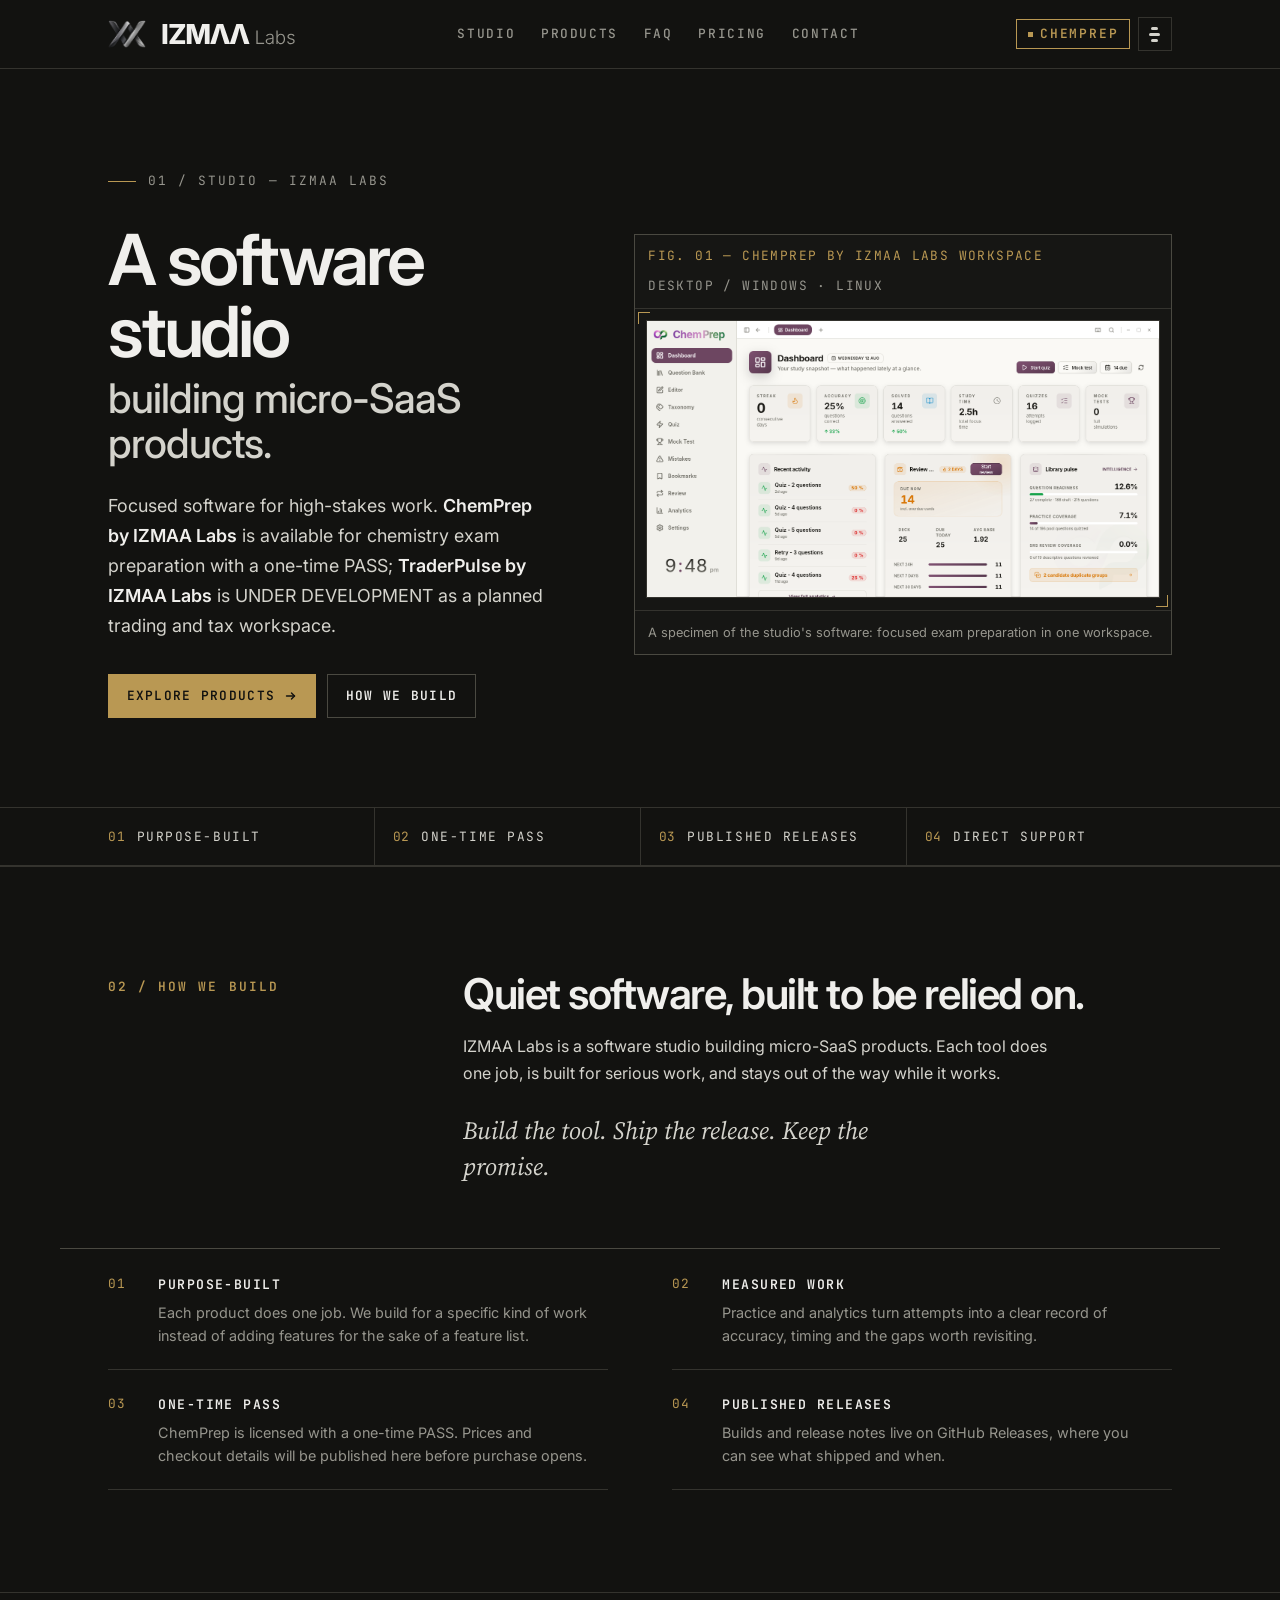
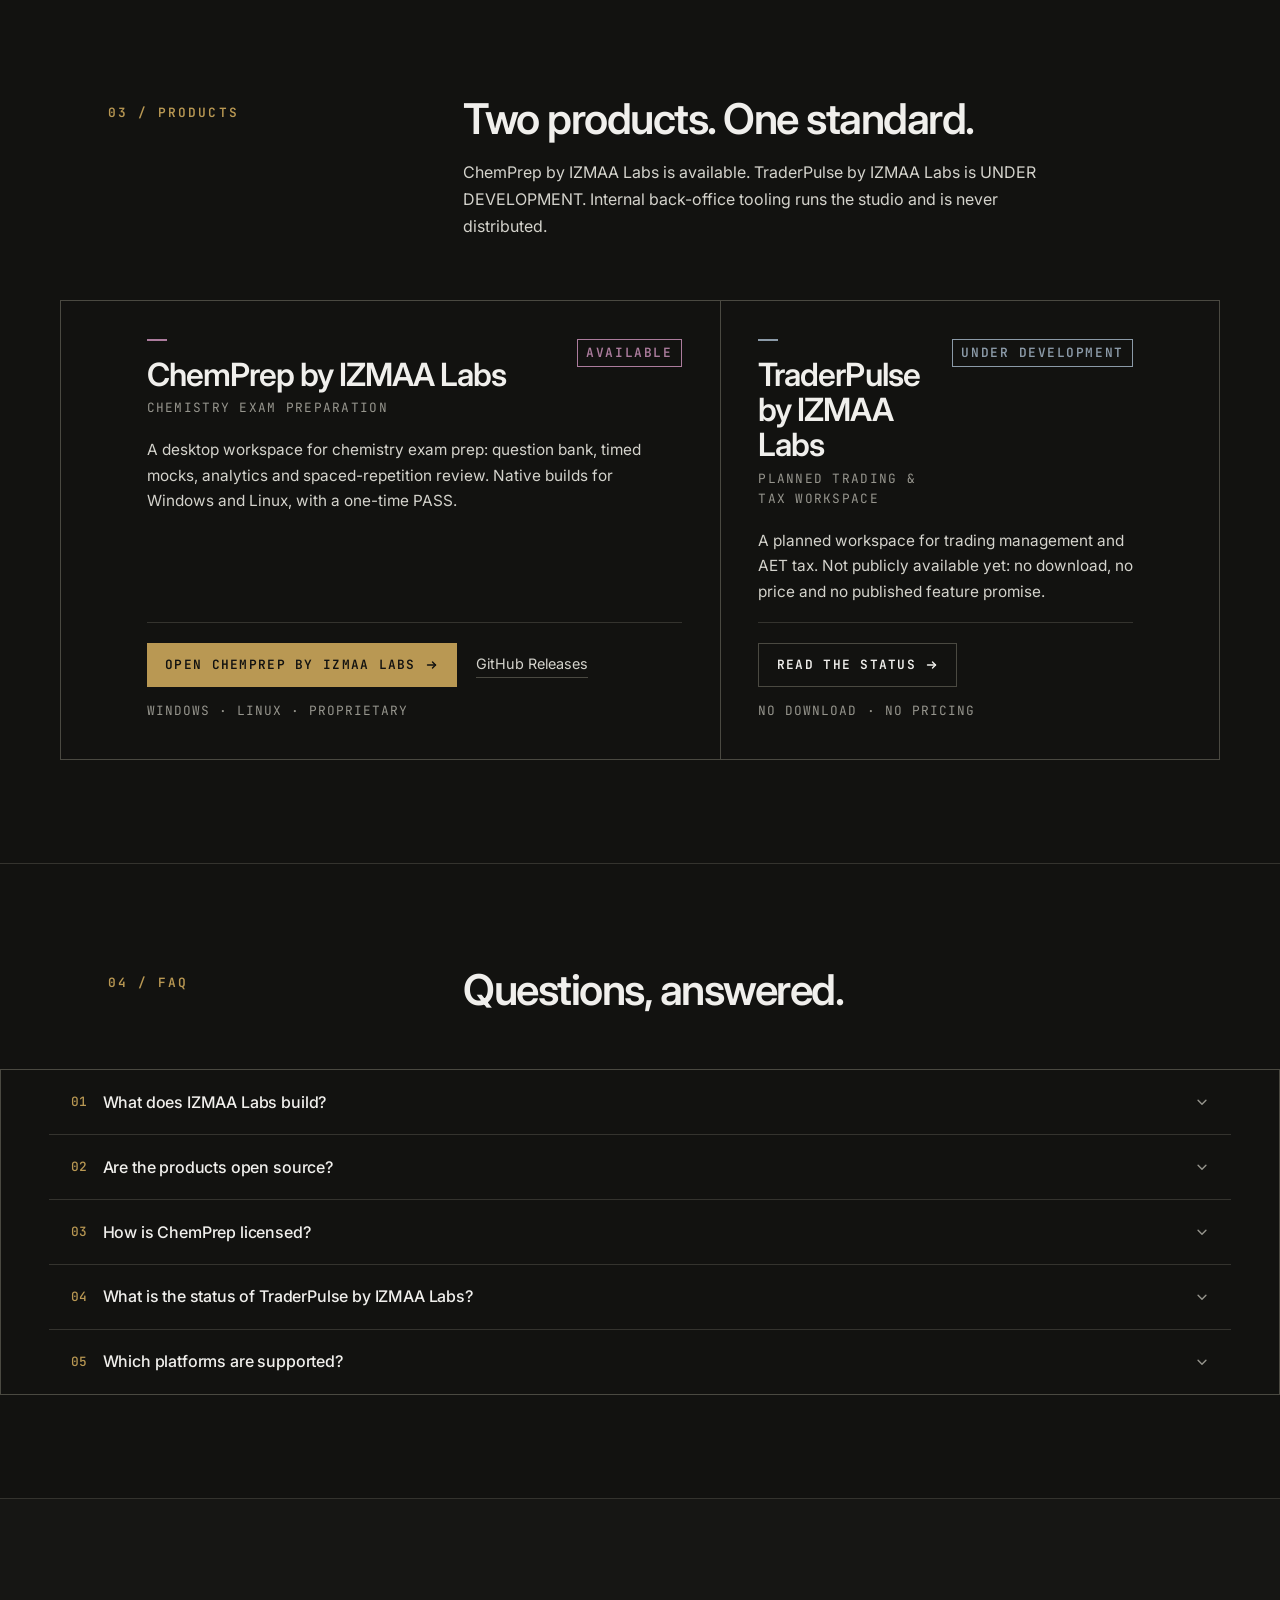
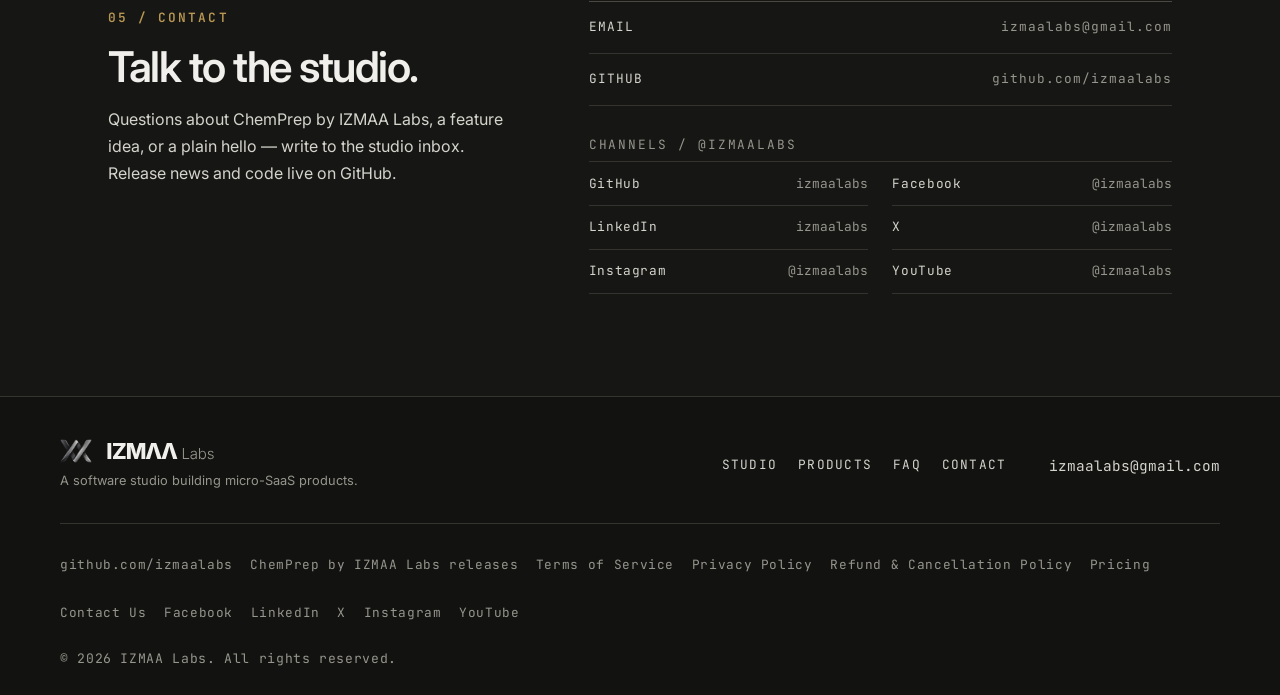
<file: index.html>
<!doctype html>
<html lang="en" data-theme="dark">
  <head>
    <meta charset="utf-8" />
    <meta name="viewport" content="width=device-width, initial-scale=1" />
    <title>IZMAA Labs — Micro-SaaS Studio</title>
    <meta
      name="description"
      content="IZMAA Labs builds micro-SaaS products. ChemPrep by IZMAA Labs is available with a one-time PASS; TraderPulse by IZMAA Labs is UNDER DEVELOPMENT."
    />
    <meta name="theme-color" content="#121210" />
    <meta property="og:type" content="website" />
    <meta property="og:url" content="https://izmaalabs.github.io/" />
    <meta property="og:site_name" content="IZMAA Labs" />
    <meta property="og:title" content="IZMAA Labs — Micro-SaaS Studio" />
    <meta
      property="og:description"
      content="Focused software for high-stakes work. ChemPrep by IZMAA Labs is available with a one-time PASS; TraderPulse by IZMAA Labs is UNDER DEVELOPMENT."
    />
    <link rel="canonical" href="https://izmaalabs.github.io/" />
    <meta property="og:image" content="https://izmaalabs.github.io/assets/DashboardPage.png" />
    <meta name="twitter:card" content="summary_large_image" />
    <meta name="twitter:site" content="@izmaalabs" />
    <meta name="twitter:title" content="IZMAA Labs — Micro-SaaS Studio" />
    <meta name="twitter:description" content="ChemPrep by IZMAA Labs is available with a one-time PASS; TraderPulse by IZMAA Labs is UNDER DEVELOPMENT." />
    <meta name="twitter:image" content="https://izmaalabs.github.io/assets/DashboardPage.png" />
    <script type="application/ld+json">
      {
        "@context": "https://schema.org",
        "@graph": [
          {
            "@type": "Organization",
            "@id": "https://izmaalabs.github.io/#organization",
            "name": "IZMAA Labs",
            "url": "https://izmaalabs.github.io/",
            "email": "izmaalabs@gmail.com",
            "description": "A software studio building micro-SaaS products.",
            "sameAs": ["https://github.com/izmaalabs"]
          },
          {
            "@type": "WebSite",
            "name": "IZMAA Labs",
            "url": "https://izmaalabs.github.io/",
            "publisher": { "@type": "Organization", "name": "IZMAA Labs", "url": "https://izmaalabs.github.io/" }
          },
          {
            "@type": "FAQPage",
            "mainEntity": [
              {
                "@type": "Question",
                "name": "What does IZMAA Labs build?",
                "acceptedAnswer": {
                  "@type": "Answer",
                  "text": "A software studio building micro-SaaS products: focused software for high-stakes work. ChemPrep by IZMAA Labs is available for chemistry exam preparation. TraderPulse by IZMAA Labs is UNDER DEVELOPMENT as a planned trading and tax workspace."
                }
              },
              {
                "@type": "Question",
                "name": "Are the products open source?",
                "acceptedAnswer": {
                  "@type": "Answer",
                  "text": "No. The products are proprietary. Public repositories host releases and product pages; application source stays private."
                }
              },
              {
                "@type": "Question",
                "name": "How is ChemPrep licensed?",
                "acceptedAnswer": {
                  "@type": "Answer",
                  "text": "ChemPrep by IZMAA Labs uses a one-time PASS. Prices and checkout details will be published here before purchase opens."
                }
              },
              {
                "@type": "Question",
                "name": "What is the status of TraderPulse by IZMAA Labs?",
                "acceptedAnswer": {
                  "@type": "Answer",
                  "text": "UNDER DEVELOPMENT. It is not publicly available, and there is no download, price or published feature promise. It is planned as a workspace for trading management and AET tax."
                }
              },
              {
                "@type": "Question",
                "name": "Which platforms are supported?",
                "acceptedAnswer": {
                  "@type": "Answer",
                  "text": "ChemPrep by IZMAA Labs has native desktop builds for Windows (x64) and Linux (x64). Installers are published on GitHub Releases."
                }
              }
            ]
          }
        ]
      }
    </script>
    <link rel="icon" href="assets/favicon.png" />
    <link rel="preconnect" href="https://fonts.googleapis.com" />
    <link rel="preconnect" href="https://fonts.gstatic.com" crossorigin />
    <link
      href="https://fonts.googleapis.com/css2?family=Inter:wght@400;500;600;700;800&family=JetBrains+Mono:wght@400;500;600&family=Source+Serif+4:ital,opsz,wght@0,8..60,400;0,8..60,600;1,8..60,400&display=swap"
      rel="stylesheet"
    />
    <script>
      (function () {
        try {
          var stored = localStorage.getItem('cp-theme');
          if (stored === 'light') {
            document.documentElement.setAttribute('data-theme', 'light');
          }
        } catch (e) {}
      })();
    </script>
    <link rel="stylesheet" href="styles.css" />
    <script defer src="app.js"></script>
  </head>
  <body class="instrument" data-accent="studio">
    <a class="skip-link" href="#main">Skip to content</a>

    <header class="site-header" id="site-header">
      <div class="site-header__inner">
        <a class="site-logo" href="index.html" aria-label="IZMAA Labs home">
          <img
            class="site-logo__glyph"
            src="assets/izmaalabs-logo.png"
            alt=""
            aria-hidden="true"
            width="46"
            height="34" loading="eager" decoding="async" />
          <img
            class="site-logo__mark site-logo__mark--word"
            src="assets/izmaalabs-wordmark-dark.svg"
            data-wordmark="true"
            alt="IZMAA Labs"
            width="130"
            height="43" loading="eager" decoding="async" />
        </a>

        <nav class="site-nav" aria-label="Primary">
          <ul>
            <li><a href="#about" class="is-active">Studio</a></li>
            <li><a href="#products">Products</a></li>
            <li><a href="#faq">FAQ</a></li>
            <li><a href="pricing/index.html">Pricing</a></li>
            <li><a href="#contact">Contact</a></li>
          </ul>
        </nav>

        <div class="site-header__actions">
          <a class="inst-tag" href="chemprep/index.html">ChemPrep</a>
          <button
            id="theme-toggle"
            class="icon-button"
            type="button"
            aria-label="Toggle color theme"
          ></button>
          <button
            id="menu-toggle"
            class="icon-button menu-toggle"
            type="button"
            aria-label="Open menu"
            aria-expanded="false"
            aria-controls="mobile-menu"
          >
            <span class="menu-toggle__icon" aria-hidden="true"></span>
          </button>
        </div>
      </div>
      <div id="mobile-menu" class="mobile-menu" hidden></div>
    </header>

    <main id="main">
      <section class="inst-hero" aria-labelledby="hero-title">
        <div class="inst-container inst-hero__grid">
          <div class="inst-hero__copy reveal">
            <p class="inst-hero__index">01 / Studio — IZMAA Labs</p>
            <h1 id="hero-title">
              A software studio <span>building micro-SaaS products.</span>
            </h1>
            <p class="inst-lead">
              Focused software for high-stakes work.
              <strong>ChemPrep by IZMAA Labs</strong> is available for chemistry
              exam preparation with a one-time PASS;
              <strong>TraderPulse by IZMAA Labs</strong> is UNDER DEVELOPMENT as a
              planned trading and tax workspace.
            </p>
            <div class="inst-actions">
              <a class="inst-btn inst-btn--primary" href="#products">
                Explore products
                <svg viewBox="0 0 12 12" width="12" height="12" fill="none" stroke="currentColor" stroke-width="1.4" stroke-linecap="round" stroke-linejoin="round" aria-hidden="true">
                  <path d="M1.5 6h8" />
                  <path d="M6.5 3 9.5 6 6.5 9" />
                </svg>
              </a>
              <a class="inst-btn" href="#about">How we build</a>
            </div>
          </div>

          <figure class="inst-specimen reveal">
            <div class="inst-specimen__bar">
              <span>Fig. 01 — ChemPrep by IZMAA Labs workspace</span>
              <span>DESKTOP / WINDOWS · LINUX</span>
            </div>
            <div class="inst-specimen__media">
              <img
                src="assets/DashboardPage.png"
                alt="ChemPrep by IZMAA Labs dashboard showing a question bank, analytics and review tools"
                width="1366"
                height="737" loading="eager" fetchpriority="high" decoding="async" />
            </div>
            <figcaption>
              A specimen of the studio's software: focused exam preparation in
              one workspace.
            </figcaption>
          </figure>
        </div>
      </section>

      <section class="inst-specs" aria-label="Operating notes">
        <div class="inst-container inst-specs__grid">
          <div class="inst-spec reveal">
            <span class="inst-spec__id">01</span>
            <span class="inst-spec__label">Purpose-built</span>
          </div>
          <div class="inst-spec reveal">
            <span class="inst-spec__id">02</span>
            <span class="inst-spec__label">One-time PASS</span>
          </div>
          <div class="inst-spec reveal">
            <span class="inst-spec__id">03</span>
            <span class="inst-spec__label">Published releases</span>
          </div>
          <div class="inst-spec reveal">
            <span class="inst-spec__id">04</span>
            <span class="inst-spec__label">Direct support</span>
          </div>
        </div>
      </section>

      <section class="inst-section" id="about" aria-labelledby="about-title">
        <div class="inst-container inst-section__head">
          <div><span class="inst-section__label">02 / How we build</span></div>
          <div>
            <h2 class="inst-section__title" id="about-title">Quiet software, built to be relied on.</h2>
            <p class="inst-section__note">
              IZMAA Labs is a software studio building micro-SaaS products. Each
              tool does one job, is built for serious work, and stays out of the
              way while it works.
            </p>
            <p class="inst-editorial">
              Build the tool. Ship the release. Keep the promise.
            </p>
          </div>
        </div>
        <div class="inst-container inst-principles reveal">
          <div class="inst-principle">
            <span class="inst-principle__id">01</span>
            <div>
              <span class="inst-principle__title">Purpose-built</span>
              <p class="inst-principle__text">
                Each product does one job. We build for a specific kind of work
                instead of adding features for the sake of a feature list.
              </p>
            </div>
          </div>
          <div class="inst-principle">
            <span class="inst-principle__id">02</span>
            <div>
              <span class="inst-principle__title">Measured work</span>
              <p class="inst-principle__text">
                Practice and analytics turn attempts into a clear record of
                accuracy, timing and the gaps worth revisiting.
              </p>
            </div>
          </div>
          <div class="inst-principle">
            <span class="inst-principle__id">03</span>
            <div>
              <span class="inst-principle__title">One-time PASS</span>
              <p class="inst-principle__text">
                ChemPrep is licensed with a one-time PASS. Prices and checkout
                details will be published here before purchase opens.
              </p>
            </div>
          </div>
          <div class="inst-principle">
            <span class="inst-principle__id">04</span>
            <div>
              <span class="inst-principle__title">Published releases</span>
              <p class="inst-principle__text">
                Builds and release notes live on GitHub Releases, where you can
                see what shipped and when.
              </p>
            </div>
          </div>
        </div>
      </section>

      <section class="inst-section" id="products" aria-labelledby="products-title">
        <div class="inst-container inst-section__head">
          <div><span class="inst-section__label">03 / Products</span></div>
          <div>
            <h2 class="inst-section__title" id="products-title">Two products. One standard.</h2>
            <p class="inst-section__note">
              ChemPrep by IZMAA Labs is available. TraderPulse by IZMAA Labs is
              UNDER DEVELOPMENT. Internal back-office tooling runs the studio and
              is never distributed.
            </p>
          </div>
        </div>

        <div class="inst-container inst-products reveal">
          <article class="inst-product inst-product--chemprep">
            <div class="inst-product__top">
              <div>
                <div class="inst-product__marker" aria-hidden="true"></div>
                <h3 class="inst-product__name">ChemPrep by IZMAA Labs</h3>
                <p class="inst-product__tag">Chemistry exam preparation</p>
              </div>
              <span class="inst-product__status">Available</span>
            </div>
            <p class="inst-product__copy">
              A desktop workspace for chemistry exam prep: question bank, timed
              mocks, analytics and spaced-repetition review. Native builds for
              Windows and Linux, with a one-time PASS.
            </p>
            <div class="inst-product__meta">
              <a class="inst-btn inst-btn--primary" href="chemprep/index.html">
                Open ChemPrep by IZMAA Labs
                <svg viewBox="0 0 12 12" width="12" height="12" fill="none" stroke="currentColor" stroke-width="1.4" stroke-linecap="round" stroke-linejoin="round" aria-hidden="true">
                  <path d="M1.5 6h8" />
                  <path d="M6.5 3 9.5 6 6.5 9" />
                </svg>
              </a>
              <a class="inst-text-link" href="https://github.com/izmaalabs/chemprep-releases" target="_blank" rel="noopener">GitHub Releases</a>
              <span class="inst-product__fine">Windows · Linux · proprietary</span>
            </div>
          </article>

          <article class="inst-product inst-product--traderpulse">
            <div class="inst-product__top">
              <div>
                <div class="inst-product__marker" aria-hidden="true"></div>
                <h3 class="inst-product__name">TraderPulse by IZMAA Labs</h3>
                <p class="inst-product__tag">Planned trading &amp; tax workspace</p>
              </div>
              <span class="inst-product__status">UNDER DEVELOPMENT</span>
            </div>
            <p class="inst-product__copy">
              A planned workspace for trading management and AET tax. Not
              publicly available yet: no download, no price and no published
              feature promise.
            </p>
            <div class="inst-product__meta">
              <a class="inst-btn" href="traderpulse/index.html">
                Read the status
                <svg viewBox="0 0 12 12" width="12" height="12" fill="none" stroke="currentColor" stroke-width="1.4" stroke-linecap="round" stroke-linejoin="round" aria-hidden="true">
                  <path d="M1.5 6h8" />
                  <path d="M6.5 3 9.5 6 6.5 9" />
                </svg>
              </a>
              <span class="inst-product__fine">No download · no pricing</span>
            </div>
          </article>
        </div>
      </section>

      <section class="inst-section" id="faq" aria-labelledby="faq-title">
        <div class="inst-container inst-section__head">
          <div><span class="inst-section__label">04 / FAQ</span></div>
          <div><h2 class="inst-section__title" id="faq-title">Questions, answered.</h2></div>
        </div>
        <div class="inst-container faq__list reveal">
          <div class="faq__item">
            <h3 class="faq__q">
              <button class="faq__toggle" type="button" aria-expanded="false" aria-controls="faq-a-build">
                <span class="inst-faq__q"><span class="inst-faq__id">01</span><span>What does IZMAA Labs build?</span></span>
                <svg class="faq__chevron" viewBox="0 0 16 16" width="16" height="16" fill="none" stroke="currentColor" stroke-width="1.6" stroke-linecap="round" stroke-linejoin="round" aria-hidden="true"><path d="m3.5 6 4.5 4.5L12.5 6" /></svg>
              </button>
            </h3>
            <div class="faq__a" id="faq-a-build">
              <div class="faq__a-inner">
                <p>A software studio building micro-SaaS products: focused software for high-stakes work. ChemPrep by IZMAA Labs is available for chemistry exam preparation. TraderPulse by IZMAA Labs is UNDER DEVELOPMENT as a planned trading and tax workspace.</p>
              </div>
            </div>
          </div>
          <div class="faq__item">
            <h3 class="faq__q">
              <button class="faq__toggle" type="button" aria-expanded="false" aria-controls="faq-a-source">
                <span class="inst-faq__q"><span class="inst-faq__id">02</span><span>Are the products open source?</span></span>
                <svg class="faq__chevron" viewBox="0 0 16 16" width="16" height="16" fill="none" stroke="currentColor" stroke-width="1.6" stroke-linecap="round" stroke-linejoin="round" aria-hidden="true"><path d="m3.5 6 4.5 4.5L12.5 6" /></svg>
              </button>
            </h3>
            <div class="faq__a" id="faq-a-source">
              <div class="faq__a-inner">
                <p>No. The products are proprietary. Public repositories host releases and product pages; application source stays private.</p>
              </div>
            </div>
          </div>
          <div class="faq__item">
            <h3 class="faq__q">
              <button class="faq__toggle" type="button" aria-expanded="false" aria-controls="faq-a-license">
                <span class="inst-faq__q"><span class="inst-faq__id">03</span><span>How is ChemPrep licensed?</span></span>
                <svg class="faq__chevron" viewBox="0 0 16 16" width="16" height="16" fill="none" stroke="currentColor" stroke-width="1.6" stroke-linecap="round" stroke-linejoin="round" aria-hidden="true"><path d="m3.5 6 4.5 4.5L12.5 6" /></svg>
              </button>
            </h3>
            <div class="faq__a" id="faq-a-license">
              <div class="faq__a-inner">
                <p>ChemPrep by IZMAA Labs uses a one-time PASS. Prices and checkout details will be published here before purchase opens.</p>
              </div>
            </div>
          </div>
          <div class="faq__item">
            <h3 class="faq__q">
              <button class="faq__toggle" type="button" aria-expanded="false" aria-controls="faq-a-traderpulse">
                <span class="inst-faq__q"><span class="inst-faq__id">04</span><span>What is the status of TraderPulse by IZMAA Labs?</span></span>
                <svg class="faq__chevron" viewBox="0 0 16 16" width="16" height="16" fill="none" stroke="currentColor" stroke-width="1.6" stroke-linecap="round" stroke-linejoin="round" aria-hidden="true"><path d="m3.5 6 4.5 4.5L12.5 6" /></svg>
              </button>
            </h3>
            <div class="faq__a" id="faq-a-traderpulse">
              <div class="faq__a-inner">
                <p>UNDER DEVELOPMENT. It is not publicly available, and there is no download, price or published feature promise. It is planned as a workspace for trading management and AET tax.</p>
              </div>
            </div>
          </div>
          <div class="faq__item">
            <h3 class="faq__q">
              <button class="faq__toggle" type="button" aria-expanded="false" aria-controls="faq-a-platforms">
                <span class="inst-faq__q"><span class="inst-faq__id">05</span><span>Which platforms are supported?</span></span>
                <svg class="faq__chevron" viewBox="0 0 16 16" width="16" height="16" fill="none" stroke="currentColor" stroke-width="1.6" stroke-linecap="round" stroke-linejoin="round" aria-hidden="true"><path d="m3.5 6 4.5 4.5L12.5 6" /></svg>
              </button>
            </h3>
            <div class="faq__a" id="faq-a-platforms">
              <div class="faq__a-inner">
                <p>ChemPrep by IZMAA Labs has native desktop builds for Windows (x64) and Linux (x64). Installers are published on GitHub Releases.</p>
              </div>
            </div>
          </div>
        </div>
      </section>

      <section class="inst-section inst-contact" id="contact" aria-labelledby="contact-title">
        <div class="inst-container inst-contact__grid">
          <div class="reveal">
            <span class="inst-section__label">05 / Contact</span>
            <h2 class="inst-section__title inst-contact__title" id="contact-title">Talk to the studio.</h2>
            <p class="inst-section__note">
              Questions about ChemPrep by IZMAA Labs, a feature idea, or a plain
              hello — write to the studio inbox. Release news and code live on
              GitHub.
            </p>
          </div>
          <div class="reveal">
            <div class="inst-contact__links">
              <a class="inst-contact__link" href="mailto:izmaalabs@gmail.com">
                <span>Email</span><span>izmaalabs@gmail.com</span>
              </a>
              <a class="inst-contact__link" href="https://github.com/izmaalabs" target="_blank" rel="noopener">
                <span>GitHub</span><span>github.com/izmaalabs</span>
              </a>
            </div>
            <p class="inst-channels-head">Channels / @izmaalabs</p>
            <div class="inst-channels">
              <a class="inst-channel" href="https://github.com/izmaalabs" target="_blank" rel="noopener"><span>GitHub</span><span>izmaalabs</span></a>
              <a class="inst-channel" href="https://www.facebook.com/izmaalabs" target="_blank" rel="noopener"><span>Facebook</span><span>@izmaalabs</span></a>
              <a class="inst-channel" href="https://www.linkedin.com/company/izmaalabs/" target="_blank" rel="noopener"><span>LinkedIn</span><span>izmaalabs</span></a>
              <a class="inst-channel" href="https://x.com/izmaalabs" target="_blank" rel="noopener"><span>X</span><span>@izmaalabs</span></a>
              <a class="inst-channel" href="https://www.instagram.com/izmaalabs/" target="_blank" rel="noopener"><span>Instagram</span><span>@izmaalabs</span></a>
              <a class="inst-channel" href="https://www.youtube.com/@izmaalabs" target="_blank" rel="noopener"><span>YouTube</span><span>@izmaalabs</span></a>
            </div>
          </div>
        </div>
      </section>
    </main>

    <footer class="site-footer">
      <div class="site-footer__inner">
        <div class="site-footer__brand">
          <a class="site-logo" href="index.html" aria-label="IZMAA Labs home">
            <img
              class="site-logo__glyph site-logo__glyph--footer"
              src="assets/izmaalabs-logo.png"
              alt=""
              aria-hidden="true"
              width="34"
              height="26" loading="lazy" decoding="async" />
            <img
              class="site-logo__mark site-logo__mark--word"
              src="assets/izmaalabs-wordmark-dark.svg"
              data-wordmark="true"
              alt="IZMAA Labs"
              width="78"
              height="26" loading="lazy" decoding="async" />
          </a>
          <span class="site-footer__studio">A software studio building micro-SaaS products.</span>
        </div>
        <nav class="site-footer__nav" aria-label="Footer">
          <ul>
            <li><a href="#about">Studio</a></li>
            <li><a href="#products">Products</a></li>
            <li><a href="#faq">FAQ</a></li>
            <li><a href="#contact">Contact</a></li>
          </ul>
        </nav>
        <a class="site-footer__mail" href="mailto:izmaalabs@gmail.com">izmaalabs@gmail.com</a>
      </div>
      <div class="site-footer__base">
        <div class="inst-footer-links">
          <a href="https://github.com/izmaalabs" target="_blank" rel="noopener">github.com/izmaalabs</a>
          <a href="https://github.com/izmaalabs/chemprep-releases" target="_blank" rel="noopener">ChemPrep by IZMAA Labs releases</a>
          <a href="terms-of-service/index.html">Terms of Service</a>
          <a href="privacy-policy/index.html">Privacy Policy</a>
          <a href="refund-cancellation-policy/index.html">Refund &amp; Cancellation Policy</a>
          <a href="pricing/index.html">Pricing</a>
          <a href="contact/index.html">Contact Us</a>
          <a href="https://www.facebook.com/izmaalabs" target="_blank" rel="noopener">Facebook</a>
          <a href="https://www.linkedin.com/company/izmaalabs/" target="_blank" rel="noopener">LinkedIn</a>
          <a href="https://x.com/izmaalabs" target="_blank" rel="noopener">X</a>
          <a href="https://www.instagram.com/izmaalabs/" target="_blank" rel="noopener">Instagram</a>
          <a href="https://www.youtube.com/@izmaalabs" target="_blank" rel="noopener">YouTube</a>
        </div>
        <p class="site-credit">© 2026 IZMAA Labs. All rights reserved.</p>
      </div>
    </footer>
  </body>
</html>
</file>
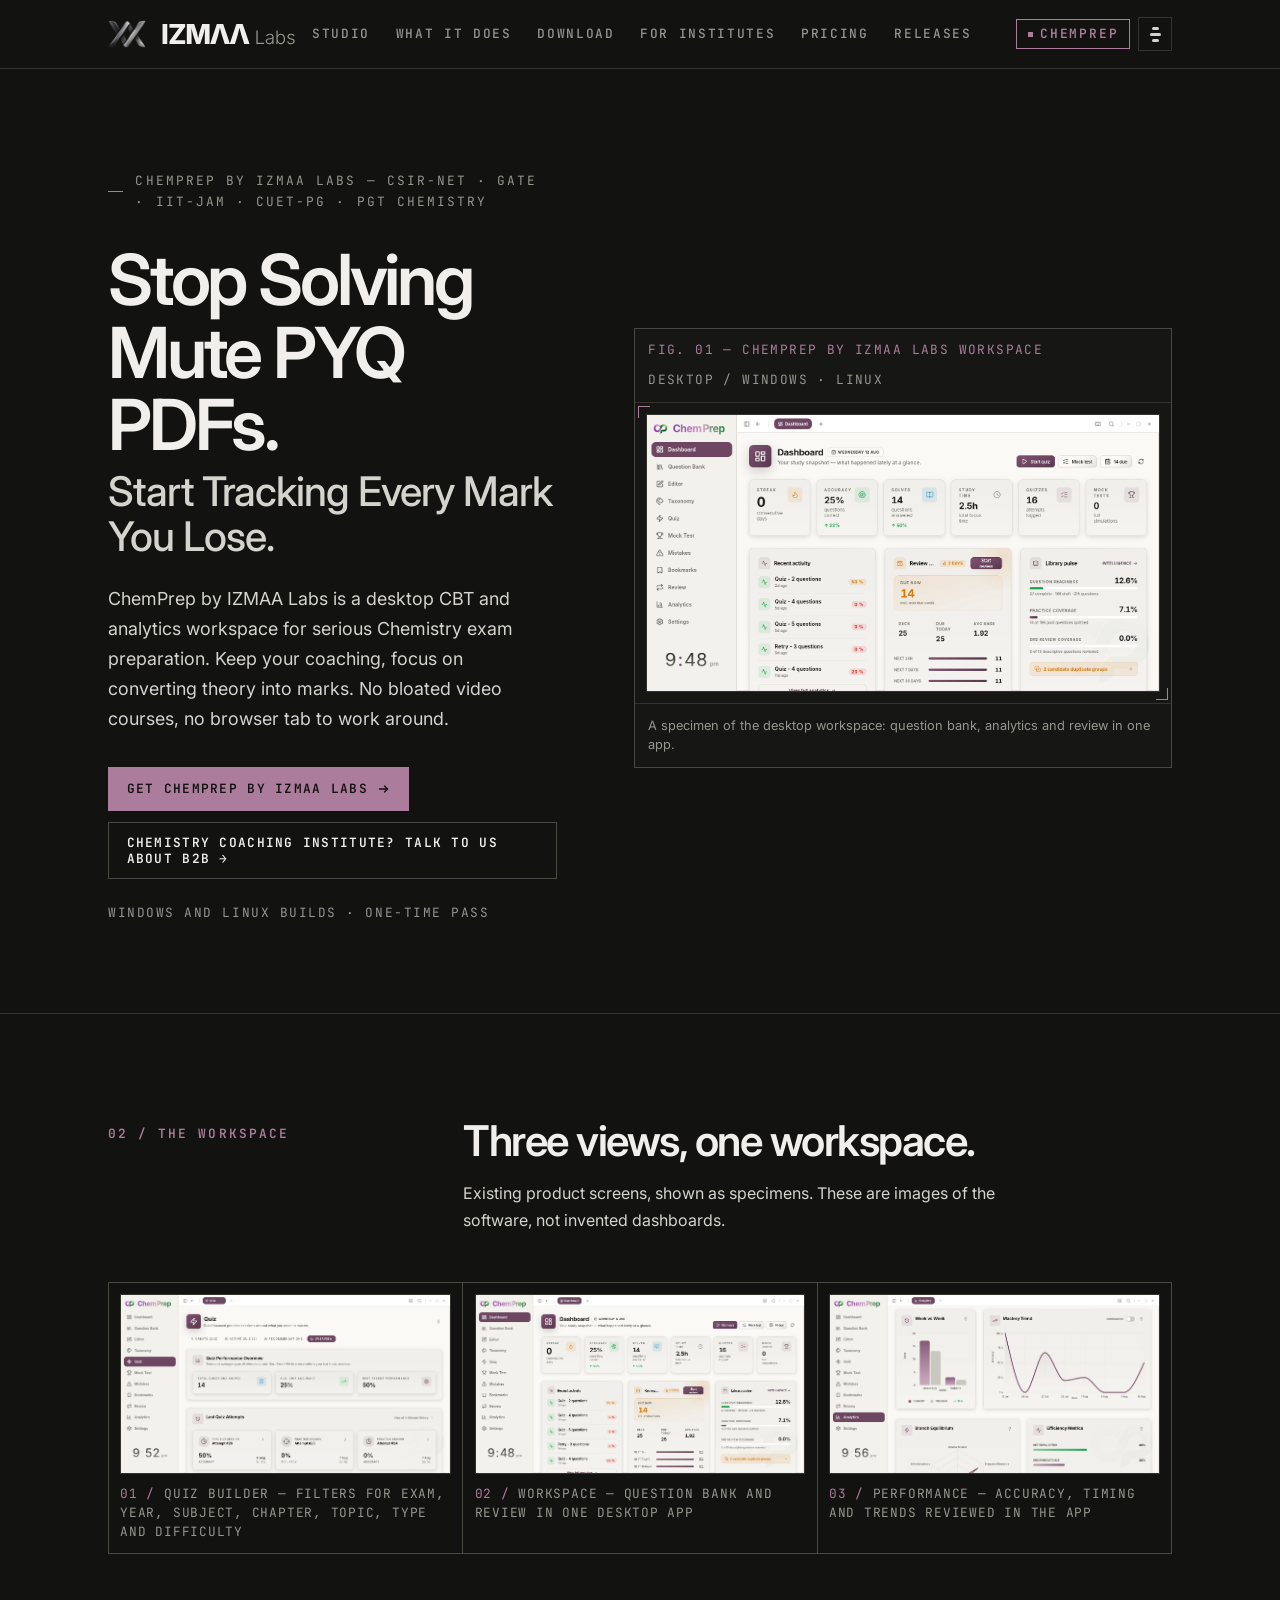
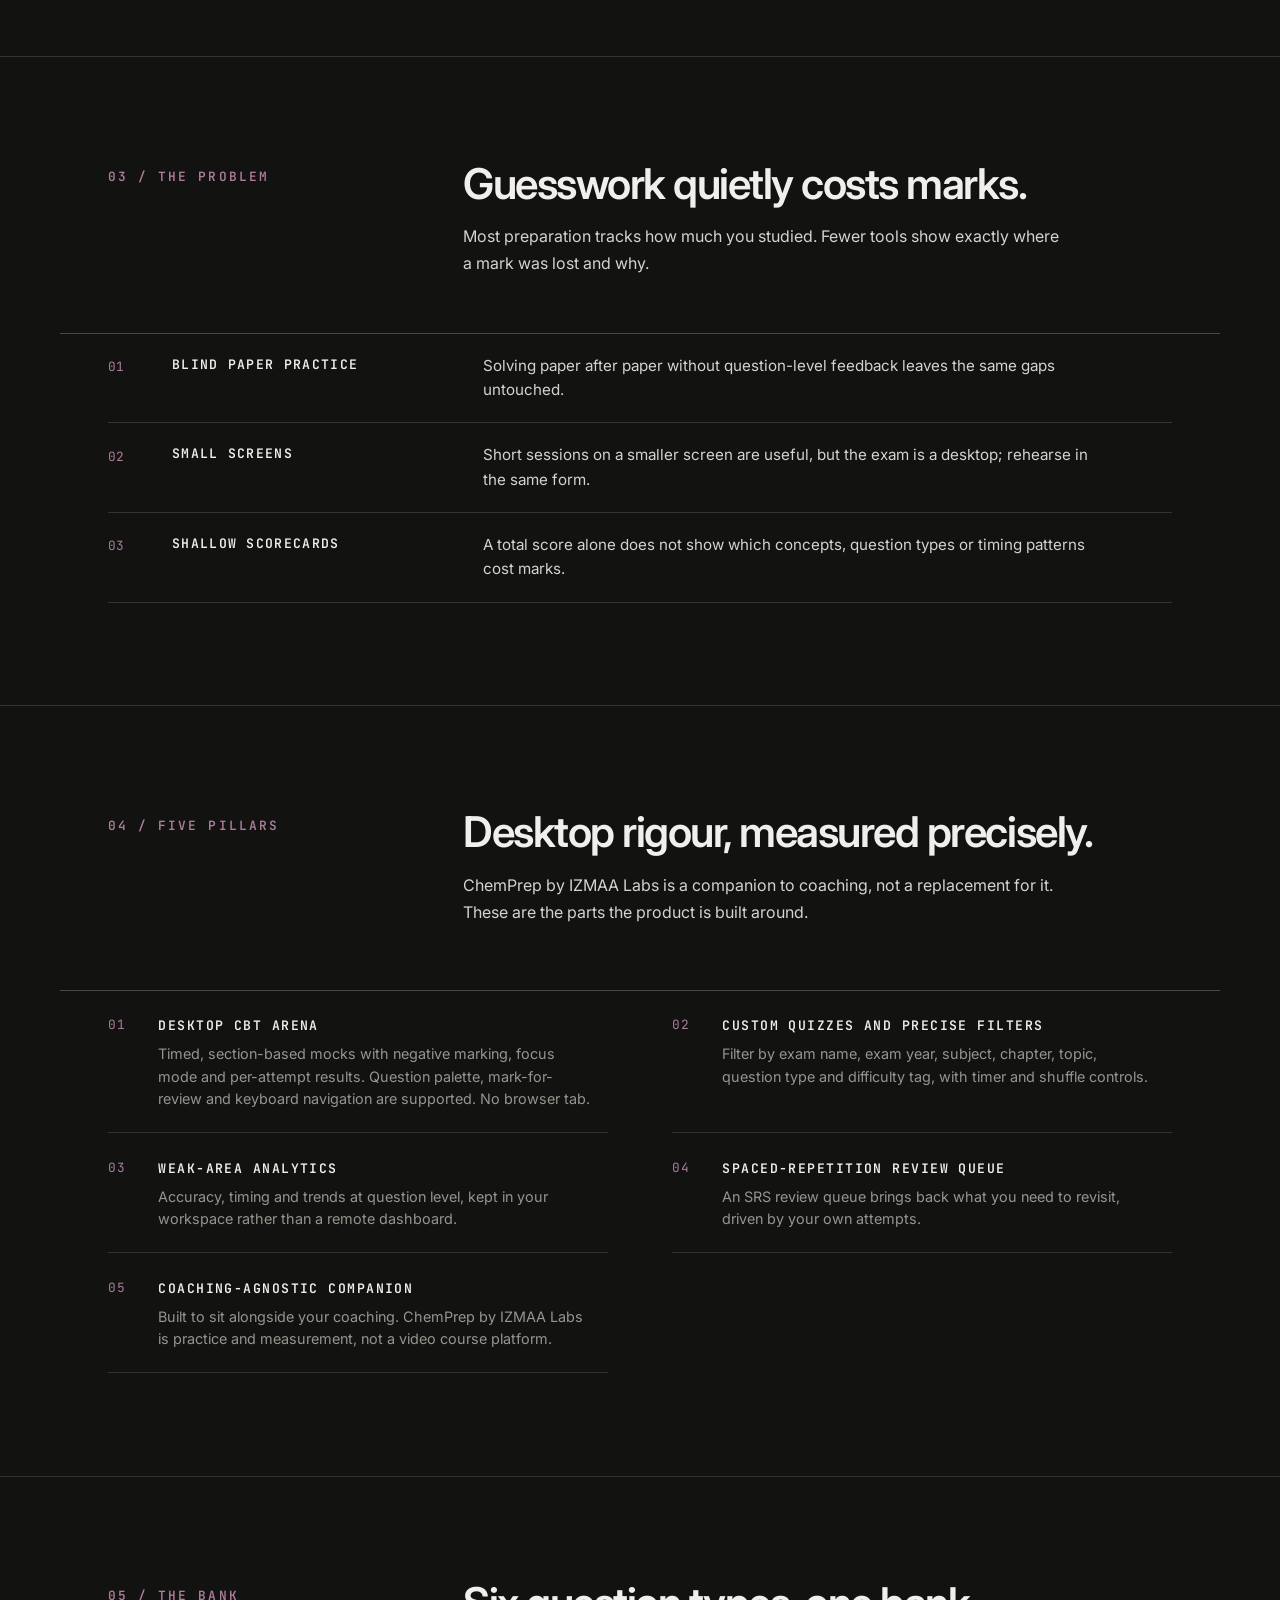
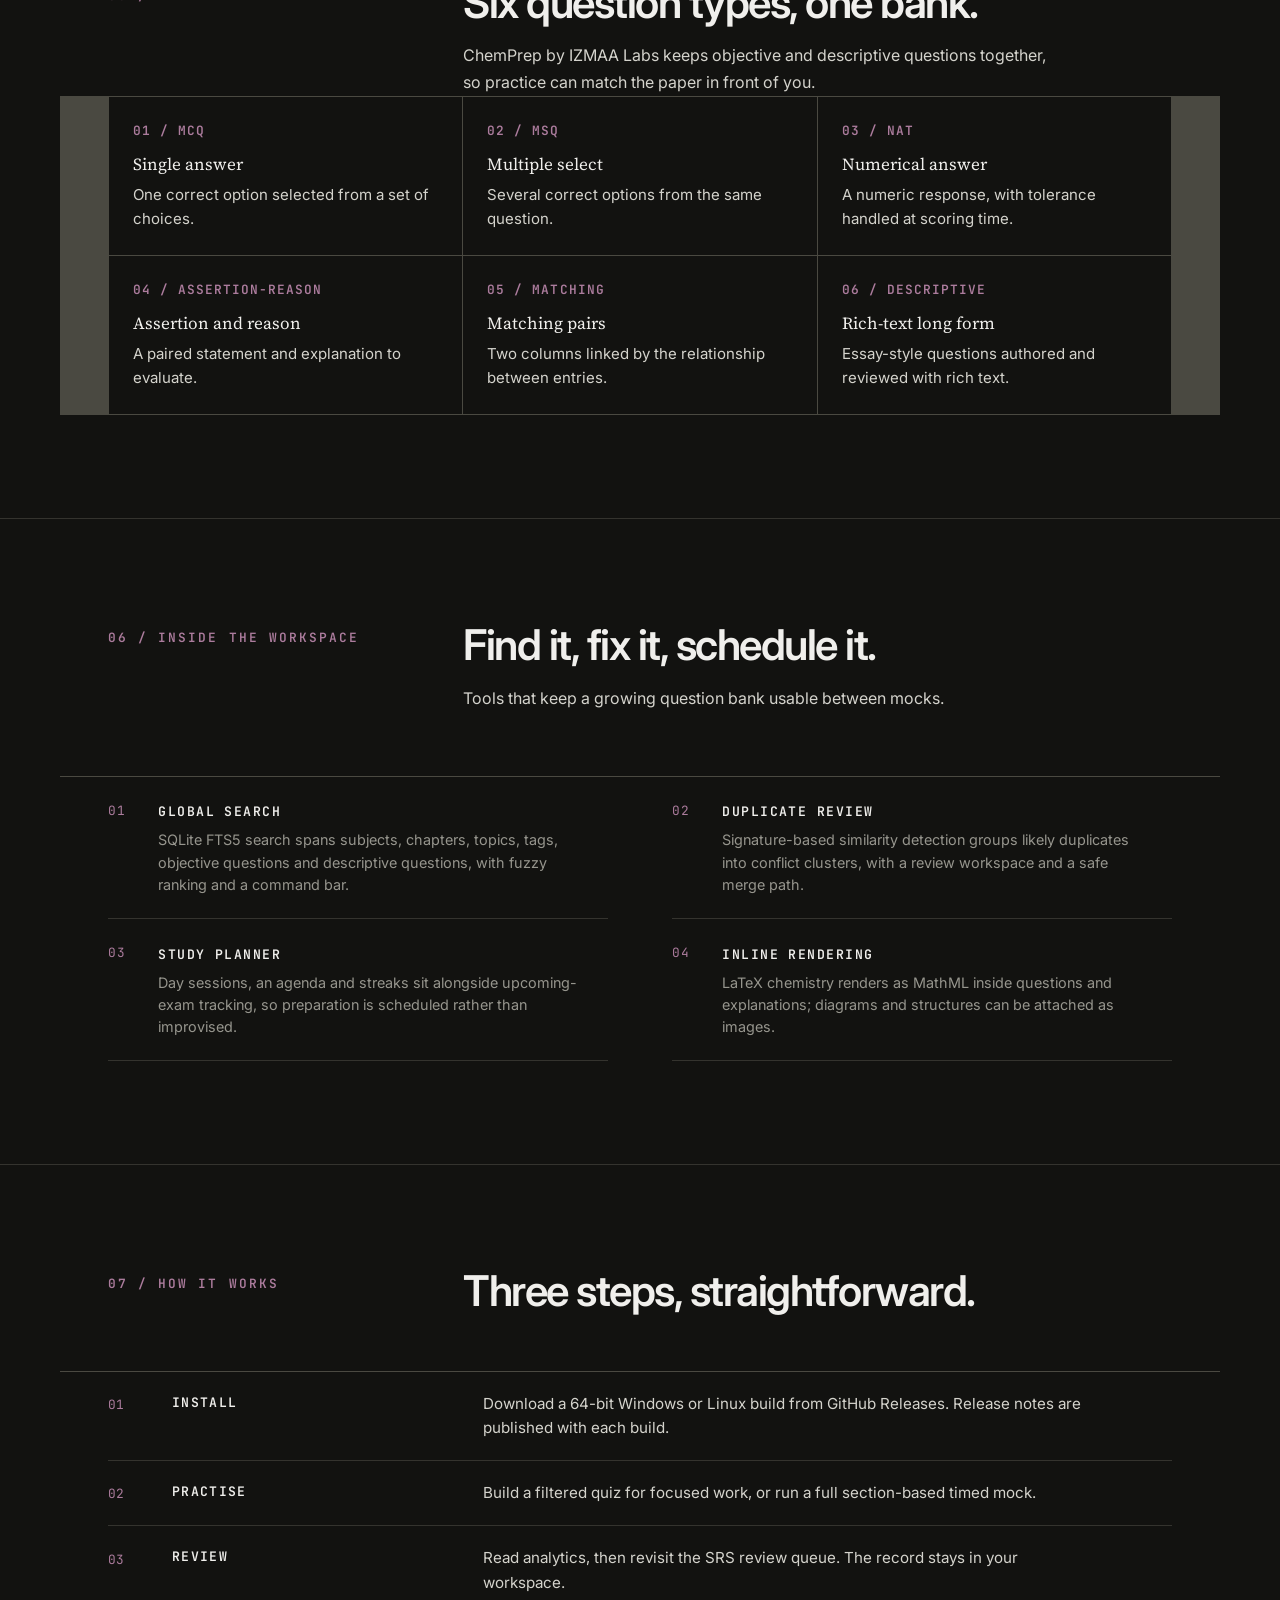
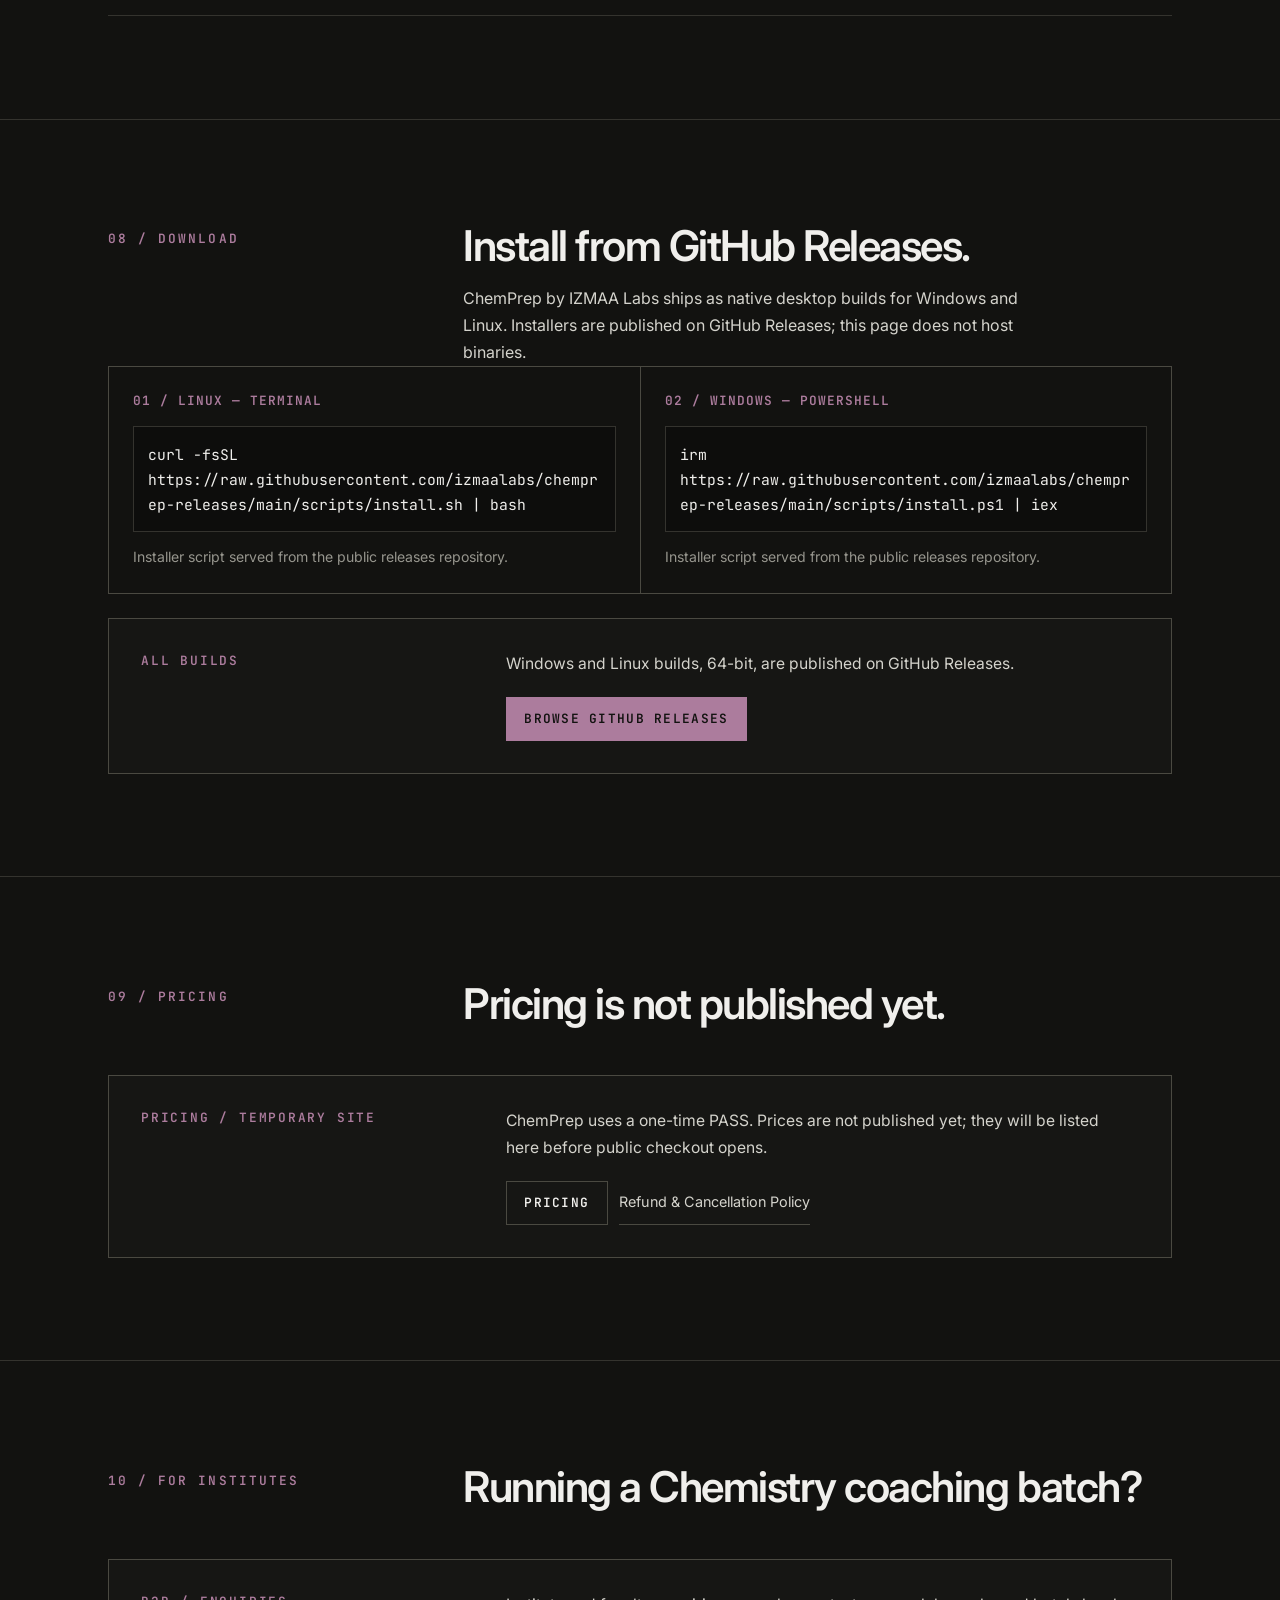
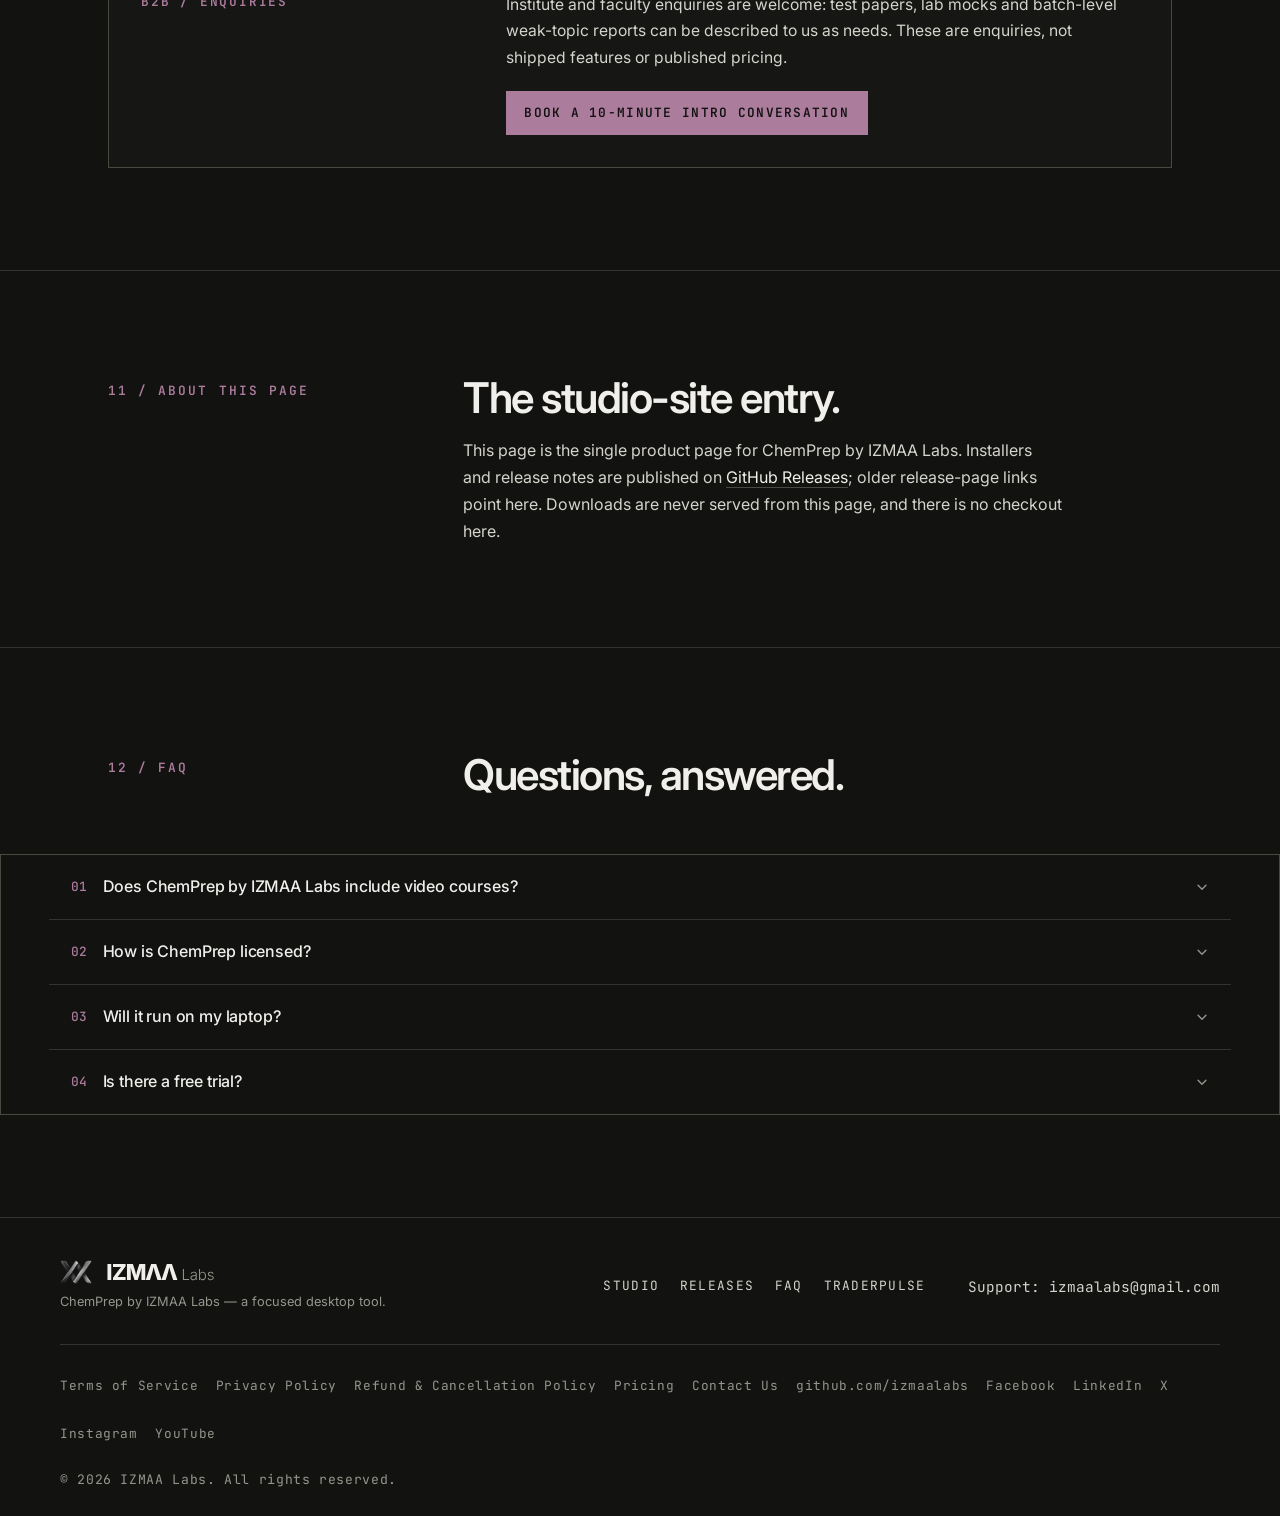
<file: chemprep/index.html>
<!doctype html>
<html lang="en" data-theme="dark">
  <head>
    <meta charset="utf-8" />
    <meta name="viewport" content="width=device-width, initial-scale=1" />
    <title>ChemPrep by IZMAA Labs — Desktop CBT for CSIR-NET, GATE, IIT-JAM, CUET-PG &amp; PGT Chemistry</title>
    <meta
      name="description"
      content="ChemPrep by IZMAA Labs is a desktop CBT and analytics workspace for CSIR-NET, GATE, IIT-JAM, CUET-PG and PGT Chemistry exam preparation, licensed with a one-time PASS."
    />
    <meta name="theme-color" content="#121210" />
    <link rel="canonical" href="https://izmaalabs.github.io/chemprep/" />
    <meta property="og:type" content="website" />
    <meta property="og:url" content="https://izmaalabs.github.io/chemprep/" />
    <meta property="og:site_name" content="IZMAA Labs" />
    <meta property="og:title" content="ChemPrep by IZMAA Labs — Desktop CBT for CSIR-NET, GATE, IIT-JAM, CUET-PG &amp; PGT Chemistry" />
    <meta property="og:description" content="A desktop CBT and analytics workspace for serious Chemistry exam preparation, licensed with a one-time PASS." />
    <meta property="og:image" content="https://izmaalabs.github.io/assets/DashboardPage.png" />
    <meta name="twitter:card" content="summary_large_image" />
    <meta name="twitter:site" content="@izmaalabs" />
    <meta name="twitter:title" content="ChemPrep by IZMAA Labs — Desktop CBT for CSIR-NET, GATE, IIT-JAM, CUET-PG &amp; PGT Chemistry" />
    <meta name="twitter:description" content="A desktop CBT and analytics workspace for serious Chemistry exam preparation, licensed with a one-time PASS." />
    <meta name="twitter:image" content="https://izmaalabs.github.io/assets/DashboardPage.png" />
    <script type="application/ld+json">
      {
        "@context": "https://schema.org",
        "@graph": [
          {
            "@type": "Organization",
            "@id": "https://izmaalabs.github.io/#organization",
            "name": "IZMAA Labs",
            "url": "https://izmaalabs.github.io/",
            "email": "izmaalabs@gmail.com",
            "description": "A software studio building micro-SaaS products.",
            "sameAs": ["https://github.com/izmaalabs"]
          },
          {
            "@type": "SoftwareApplication",
            "name": "ChemPrep by IZMAA Labs",
            "applicationCategory": "EducationApplication",
            "operatingSystem": "Windows, Linux",
            "description": "A desktop CBT and analytics workspace for serious Chemistry exam preparation, licensed with a one-time PASS.",
            "url": "https://izmaalabs.github.io/chemprep/",
            "downloadUrl": "https://github.com/izmaalabs/chemprep-releases",
            "publisher": { "@type": "Organization", "name": "IZMAA Labs", "url": "https://izmaalabs.github.io/" }
          },
          {
            "@type": "FAQPage",
            "mainEntity": [
              {
                "@type": "Question",
                "name": "Does ChemPrep by IZMAA Labs include video courses?",
                "acceptedAnswer": {
                  "@type": "Answer",
                  "text": "No. That is intentional. ChemPrep by IZMAA Labs is a practice and analytics workspace, not a video course platform. It is built as a companion to coaching, not a replacement."
                }
              },
              {
                "@type": "Question",
                "name": "How is ChemPrep licensed?",
                "acceptedAnswer": {
                  "@type": "Answer",
                  "text": "ChemPrep uses a one-time PASS. Prices and checkout details will be published here before purchase opens."
                }
              },
              {
                "@type": "Question",
                "name": "Will it run on my laptop?",
                "acceptedAnswer": {
                  "@type": "Answer",
                  "text": "ChemPrep by IZMAA Labs is a native desktop app, not a browser tab. Builds for Windows and Linux are 64-bit; see GitHub Releases for available installers."
                }
              },
              {
                "@type": "Question",
                "name": "Is there a free trial?",
                "acceptedAnswer": {
                  "@type": "Answer",
                  "text": "ChemPrep uses a one-time PASS. No free trial is promised and no prices are published yet; checkout details will appear here before purchase opens."
                }
              }
            ]
          }
        ]
      }
    </script>
    <link rel="icon" href="../assets/favicon.png" />
    <link rel="preconnect" href="https://fonts.googleapis.com" />
    <link rel="preconnect" href="https://fonts.gstatic.com" crossorigin />
    <link
      href="https://fonts.googleapis.com/css2?family=Inter:wght@400;500;600;700;800&family=JetBrains+Mono:wght@400;500;600&family=Source+Serif+4:ital,opsz,wght@0,8..60,400;0,8..60,600;1,8..60,400&display=swap"
      rel="stylesheet"
    />
    <script>
      (function () {
        try {
          var stored = localStorage.getItem('cp-theme');
          if (stored === 'light') {
            document.documentElement.setAttribute('data-theme', 'light');
          }
        } catch (e) {}
      })();
    </script>
    <link rel="stylesheet" href="../styles.css" />
    <script defer src="../app.js"></script>
  </head>
  <body class="instrument" data-accent="chemprep">
    <a class="skip-link" href="#main">Skip to content</a>

    <header class="site-header" id="site-header">
      <div class="site-header__inner">
        <a class="site-logo" href="../index.html" aria-label="IZMAA Labs home">
          <img class="site-logo__glyph" src="../assets/izmaalabs-logo.png" alt="" aria-hidden="true" width="46" height="34" loading="eager" decoding="async" />
          <img class="site-logo__mark site-logo__mark--word" src="../assets/izmaalabs-wordmark-dark.svg" data-wordmark="true" alt="IZMAA Labs" width="130" height="43" loading="eager" decoding="async" />
        </a>
        <nav class="site-nav" aria-label="Primary">
          <ul>
            <li><a href="../index.html">Studio</a></li>
            <li><a href="#pillars">What it does</a></li>
            <li><a href="#download">Download</a></li>
            <li><a href="#b2b">For institutes</a></li>
            <li><a href="../pricing/index.html">Pricing</a></li>
            <li><a href="https://github.com/izmaalabs/chemprep-releases" target="_blank" rel="noopener">Releases</a></li>
          </ul>
        </nav>
        <div class="site-header__actions">
          <a class="inst-tag" href="../chemprep/index.html">ChemPrep</a>
          <button id="theme-toggle" class="icon-button" type="button" aria-label="Toggle color theme"></button>
          <button id="menu-toggle" class="icon-button menu-toggle" type="button" aria-label="Open menu" aria-expanded="false" aria-controls="mobile-menu">
            <span class="menu-toggle__icon" aria-hidden="true"></span>
          </button>
        </div>
      </div>
      <div id="mobile-menu" class="mobile-menu" hidden></div>
    </header>

    <main id="main">
      <section class="inst-hero" aria-labelledby="hero-title">
        <div class="inst-container inst-hero__grid">
          <div class="inst-hero__copy reveal">
            <p class="inst-hero__index">ChemPrep by IZMAA Labs — CSIR-NET · GATE · IIT-JAM · CUET-PG · PGT Chemistry</p>
            <h1 id="hero-title">
              Stop Solving Mute PYQ PDFs.
              <span>Start Tracking Every Mark You Lose.</span>
            </h1>
            <p class="inst-lead">
              ChemPrep by IZMAA Labs is a desktop CBT and analytics workspace
              for serious Chemistry exam preparation. Keep
              your coaching, focus on converting theory into marks. No bloated
              video courses, no browser tab to work around.
            </p>
            <div class="inst-actions">
              <a class="inst-btn inst-btn--primary" href="../chemprep/index.html#download">
                Get ChemPrep by IZMAA Labs
                <svg viewBox="0 0 12 12" width="12" height="12" fill="none" stroke="currentColor" stroke-width="1.4" stroke-linecap="round" stroke-linejoin="round" aria-hidden="true">
                  <path d="M1.5 6h8" />
                  <path d="M6.5 3 9.5 6 6.5 9" />
                </svg>
              </a>
              <a class="inst-btn" href="../contact/index.html#b2b">
                Chemistry coaching institute? Talk to us about B2B →
              </a>
            </div>
            <p class="inst-hero__fine">Windows and Linux builds · one-time PASS</p>
          </div>

          <figure class="inst-specimen reveal">
            <div class="inst-specimen__bar">
              <span>Fig. 01 — ChemPrep by IZMAA Labs workspace</span>
              <span>DESKTOP / WINDOWS · LINUX</span>
            </div>
            <div class="inst-specimen__media">
              <img
                src="../assets/DashboardPage.png"
                alt="ChemPrep by IZMAA Labs dashboard with a question bank, analytics and review tools"
                width="1366"
                height="737" loading="eager" fetchpriority="high" decoding="async" />
            </div>
            <figcaption>
              A specimen of the desktop workspace: question bank, analytics and
              review in one app.
            </figcaption>
          </figure>
        </div>
      </section>

      <section class="inst-section inst-section--flush" aria-labelledby="strip-title">
        <div class="inst-container">
          <div class="inst-section__head">
            <div><span class="inst-section__label">02 / The workspace</span></div>
            <div>
              <h2 class="inst-section__title" id="strip-title">Three views, one workspace.</h2>
              <p class="inst-section__note">
                Existing product screens, shown as specimens. These are images
                of the software, not invented dashboards.
              </p>
            </div>
          </div>
          <div class="inst-strip reveal">
            <figure class="inst-strip__item">
              <img src="../assets/QuizPage.png" alt="ChemPrep by IZMAA Labs quiz screen with custom quiz controls" width="1366" height="737" loading="lazy" decoding="async" />
              <figcaption><span class="inst-strip__id">01 /</span> Quiz builder — filters for exam, year, subject, chapter, topic, type and difficulty</figcaption>
            </figure>
            <figure class="inst-strip__item">
              <img src="../assets/DashboardPage.png" alt="ChemPrep by IZMAA Labs dashboard with question bank and review surface" width="1366" height="737" loading="lazy" decoding="async" />
              <figcaption><span class="inst-strip__id">02 /</span> Workspace — question bank and review in one desktop app</figcaption>
            </figure>
            <figure class="inst-strip__item">
              <img src="../assets/PerformanceTab.png" alt="ChemPrep by IZMAA Labs performance view showing accuracy and timing analytics" width="1366" height="737" loading="lazy" decoding="async" />
              <figcaption><span class="inst-strip__id">03 /</span> Performance — accuracy, timing and trends reviewed in the app</figcaption>
            </figure>
          </div>
        </div>
      </section>

      <section class="inst-section" id="problem" aria-labelledby="problem-title">
        <div class="inst-container inst-section__head">
          <div><span class="inst-section__label">03 / The problem</span></div>
          <div>
            <h2 class="inst-section__title" id="problem-title">Guesswork quietly costs marks.</h2>
            <p class="inst-section__note">
              Most preparation tracks how much you studied. Fewer tools show
              exactly where a mark was lost and why.
            </p>
          </div>
        </div>
        <div class="inst-container inst-rows reveal">
          <div class="inst-row">
            <span class="inst-row__id">01</span>
            <span class="inst-row__title">Blind paper practice</span>
            <p class="inst-row__text">Solving paper after paper without question-level feedback leaves the same gaps untouched.</p>
          </div>
          <div class="inst-row">
            <span class="inst-row__id">02</span>
            <span class="inst-row__title">Small screens</span>
            <p class="inst-row__text">Short sessions on a smaller screen are useful, but the exam is a desktop; rehearse in the same form.</p>
          </div>
          <div class="inst-row">
            <span class="inst-row__id">03</span>
            <span class="inst-row__title">Shallow scorecards</span>
            <p class="inst-row__text">A total score alone does not show which concepts, question types or timing patterns cost marks.</p>
          </div>
        </div>
      </section>

      <section class="inst-section" id="pillars" aria-labelledby="pillars-title">
        <div class="inst-container inst-section__head">
          <div><span class="inst-section__label">04 / Five pillars</span></div>
          <div>
            <h2 class="inst-section__title" id="pillars-title">Desktop rigour, measured precisely.</h2>
            <p class="inst-section__note">
              ChemPrep by IZMAA Labs is a companion to coaching, not a
              replacement for it. These are the parts the product is built
              around.
            </p>
          </div>
        </div>
        <div class="inst-container inst-principles reveal">
          <div class="inst-principle">
            <span class="inst-principle__id">01</span>
            <div>
              <span class="inst-principle__title">Desktop CBT arena</span>
              <p class="inst-principle__text">Timed, section-based mocks with negative marking, focus mode and per-attempt results. Question palette, mark-for-review and keyboard navigation are supported. No browser tab.</p>
            </div>
          </div>
          <div class="inst-principle">
            <span class="inst-principle__id">02</span>
            <div>
              <span class="inst-principle__title">Custom quizzes and precise filters</span>
              <p class="inst-principle__text">Filter by exam name, exam year, subject, chapter, topic, question type and difficulty tag, with timer and shuffle controls.</p>
            </div>
          </div>
          <div class="inst-principle">
            <span class="inst-principle__id">03</span>
            <div>
              <span class="inst-principle__title">Weak-area analytics</span>
              <p class="inst-principle__text">Accuracy, timing and trends at question level, kept in your workspace rather than a remote dashboard.</p>
            </div>
          </div>
          <div class="inst-principle">
            <span class="inst-principle__id">04</span>
            <div>
              <span class="inst-principle__title">Spaced-repetition review queue</span>
              <p class="inst-principle__text">An SRS review queue brings back what you need to revisit, driven by your own attempts.</p>
            </div>
          </div>
          <div class="inst-principle">
            <span class="inst-principle__id">05</span>
            <div>
              <span class="inst-principle__title">Coaching-agnostic companion</span>
              <p class="inst-principle__text">Built to sit alongside your coaching. ChemPrep by IZMAA Labs is practice and measurement, not a video course platform.</p>
            </div>
          </div>
        </div>
      </section>

      <section class="inst-section" id="question-types" aria-labelledby="types-title">
        <div class="inst-container inst-section__head">
          <div><span class="inst-section__label">05 / The bank</span></div>
          <div>
            <h2 class="inst-section__title" id="types-title">Six question types, one bank.</h2>
            <p class="inst-section__note">
              ChemPrep by IZMAA Labs keeps objective and descriptive questions
              together, so practice can match the paper in front of you.
            </p>
          </div>
        </div>
        <div class="inst-container inst-types reveal">
          <div class="inst-type">
            <span class="inst-type__id">01 / MCQ</span>
            <span class="inst-type__title">Single answer</span>
            <p class="inst-type__text">One correct option selected from a set of choices.</p>
          </div>
          <div class="inst-type">
            <span class="inst-type__id">02 / MSQ</span>
            <span class="inst-type__title">Multiple select</span>
            <p class="inst-type__text">Several correct options from the same question.</p>
          </div>
          <div class="inst-type">
            <span class="inst-type__id">03 / NAT</span>
            <span class="inst-type__title">Numerical answer</span>
            <p class="inst-type__text">A numeric response, with tolerance handled at scoring time.</p>
          </div>
          <div class="inst-type">
            <span class="inst-type__id">04 / Assertion-Reason</span>
            <span class="inst-type__title">Assertion and reason</span>
            <p class="inst-type__text">A paired statement and explanation to evaluate.</p>
          </div>
          <div class="inst-type">
            <span class="inst-type__id">05 / Matching</span>
            <span class="inst-type__title">Matching pairs</span>
            <p class="inst-type__text">Two columns linked by the relationship between entries.</p>
          </div>
          <div class="inst-type">
            <span class="inst-type__id">06 / Descriptive</span>
            <span class="inst-type__title">Rich-text long form</span>
            <p class="inst-type__text">Essay-style questions authored and reviewed with rich text.</p>
          </div>
        </div>
      </section>

      <section class="inst-section" id="workspace-tools" aria-labelledby="tools-title">
        <div class="inst-container inst-section__head">
          <div><span class="inst-section__label">06 / Inside the workspace</span></div>
          <div>
            <h2 class="inst-section__title" id="tools-title">Find it, fix it, schedule it.</h2>
            <p class="inst-section__note">
              Tools that keep a growing question bank usable between mocks.
            </p>
          </div>
        </div>
        <div class="inst-container inst-principles reveal">
          <div class="inst-principle">
            <span class="inst-principle__id">01</span>
            <div>
              <span class="inst-principle__title">Global search</span>
              <p class="inst-principle__text">SQLite FTS5 search spans subjects, chapters, topics, tags, objective questions and descriptive questions, with fuzzy ranking and a command bar.</p>
            </div>
          </div>
          <div class="inst-principle">
            <span class="inst-principle__id">02</span>
            <div>
              <span class="inst-principle__title">Duplicate review</span>
              <p class="inst-principle__text">Signature-based similarity detection groups likely duplicates into conflict clusters, with a review workspace and a safe merge path.</p>
            </div>
          </div>
          <div class="inst-principle">
            <span class="inst-principle__id">03</span>
            <div>
              <span class="inst-principle__title">Study planner</span>
              <p class="inst-principle__text">Day sessions, an agenda and streaks sit alongside upcoming-exam tracking, so preparation is scheduled rather than improvised.</p>
            </div>
          </div>
          <div class="inst-principle">
            <span class="inst-principle__id">04</span>
            <div>
              <span class="inst-principle__title">Inline rendering</span>
              <p class="inst-principle__text">LaTeX chemistry renders as MathML inside questions and explanations; diagrams and structures can be attached as images.</p>
            </div>
          </div>
        </div>
      </section>

      <section class="inst-section" id="how-it-works" aria-labelledby="how-title">
        <div class="inst-container inst-section__head">
          <div><span class="inst-section__label">07 / How it works</span></div>
          <div>
            <h2 class="inst-section__title" id="how-title">Three steps, straightforward.</h2>
          </div>
        </div>
        <div class="inst-container inst-rows reveal">
          <div class="inst-row">
            <span class="inst-row__id">01</span>
            <span class="inst-row__title">Install</span>
            <p class="inst-row__text">Download a 64-bit Windows or Linux build from GitHub Releases. Release notes are published with each build.</p>
          </div>
          <div class="inst-row">
            <span class="inst-row__id">02</span>
            <span class="inst-row__title">Practise</span>
            <p class="inst-row__text">Build a filtered quiz for focused work, or run a full section-based timed mock.</p>
          </div>
          <div class="inst-row">
            <span class="inst-row__id">03</span>
            <span class="inst-row__title">Review</span>
            <p class="inst-row__text">Read analytics, then revisit the SRS review queue. The record stays in your workspace.</p>
          </div>
        </div>
      </section>

      <section class="inst-section" id="download" aria-labelledby="download-title">
        <div class="inst-container inst-section__head">
          <div><span class="inst-section__label">08 / Download</span></div>
          <div>
            <h2 class="inst-section__title" id="download-title">Install from GitHub Releases.</h2>
            <p class="inst-section__note">
              ChemPrep by IZMAA Labs ships as native desktop builds for Windows
              and Linux. Installers are published on GitHub Releases; this page
              does not host binaries.
            </p>
          </div>
        </div>
        <div class="inst-container reveal">
          <div class="inst-install">
            <div class="inst-install__item">
              <span class="inst-install__label">01 / Linux — terminal</span>
              <code class="inst-install__cmd">curl -fsSL https://raw.githubusercontent.com/izmaalabs/chemprep-releases/main/scripts/install.sh | bash</code>
              <p class="inst-install__note">Installer script served from the public releases repository.</p>
            </div>
            <div class="inst-install__item">
              <span class="inst-install__label">02 / Windows — PowerShell</span>
              <code class="inst-install__cmd">irm https://raw.githubusercontent.com/izmaalabs/chemprep-releases/main/scripts/install.ps1 | iex</code>
              <p class="inst-install__note">Installer script served from the public releases repository.</p>
            </div>
          </div>
          <div class="inst-band">
            <p class="inst-band__title">All builds</p>
            <div class="inst-band__body">
              <p>Windows and Linux builds, 64-bit, are published on GitHub Releases.</p>
              <div class="inst-band__actions">
                <a class="inst-btn inst-btn--primary" href="https://github.com/izmaalabs/chemprep-releases" target="_blank" rel="noopener">Browse GitHub Releases</a>
              </div>
            </div>
          </div>
        </div>
      </section>

      <section class="inst-section" id="pricing" aria-labelledby="pricing-title">
        <div class="inst-container inst-section__head">
          <div><span class="inst-section__label">09 / Pricing</span></div>
          <div><h2 class="inst-section__title" id="pricing-title">Pricing is not published yet.</h2></div>
        </div>
        <div class="inst-container">
          <div class="inst-band reveal">
            <p class="inst-band__title">Pricing / Temporary site</p>
            <div class="inst-band__body">
              <p>ChemPrep uses a one-time PASS. Prices are not published yet; they will be listed here before public checkout opens.</p>
              <div class="inst-band__actions">
                <a class="inst-btn" href="../pricing/index.html">Pricing</a>
                <a class="inst-text-link" href="../refund-cancellation-policy/index.html">Refund &amp; Cancellation Policy</a>
              </div>
            </div>
          </div>
        </div>
      </section>

      <section class="inst-section" id="b2b" aria-labelledby="b2b-title">
        <div class="inst-container inst-section__head">
          <div><span class="inst-section__label">10 / For institutes</span></div>
          <div><h2 class="inst-section__title" id="b2b-title">Running a Chemistry coaching batch?</h2></div>
        </div>
        <div class="inst-container">
          <div class="inst-band reveal">
            <p class="inst-band__title">B2B / Enquiries</p>
            <div class="inst-band__body">
              <p>
                Institute and faculty enquiries are welcome: test papers, lab
                mocks and batch-level weak-topic reports can be described to us
                as needs. These are enquiries, not shipped features or published
                pricing.
              </p>
              <div class="inst-band__actions">
                <a class="inst-btn inst-btn--primary" href="../contact/index.html#b2b">
                  Book a 10-minute intro conversation
                </a>
              </div>
            </div>
          </div>
        </div>
      </section>

      <section class="inst-section" id="page-note" aria-labelledby="page-note-title">
        <div class="inst-container inst-section__head">
          <div><span class="inst-section__label">11 / About this page</span></div>
          <div>
            <h2 class="inst-section__title" id="page-note-title">The studio-site entry.</h2>
            <p class="inst-section__note">
              This page is the single product page for ChemPrep by IZMAA Labs.
              Installers and release notes are published on
              <a href="https://github.com/izmaalabs/chemprep-releases" target="_blank" rel="noopener">GitHub Releases</a>;
              older release-page links point here. Downloads are never served
              from this page, and there is no checkout here.
            </p>
          </div>
        </div>
      </section>

      <section class="inst-section faq" id="faq" aria-labelledby="faq-title">
        <div class="inst-container inst-section__head">
          <div><span class="inst-section__label">12 / FAQ</span></div>
          <div><h2 class="inst-section__title" id="faq-title">Questions, answered.</h2></div>
        </div>
        <div class="inst-container faq__list reveal">
          <div class="faq__item">
            <h3 class="faq__q">
              <button class="faq__toggle" type="button" aria-expanded="false" aria-controls="faq-a-video">
                <span class="inst-faq__q"><span class="inst-faq__id">01</span><span>Does ChemPrep by IZMAA Labs include video courses?</span></span>
                <svg class="faq__chevron" viewBox="0 0 16 16" width="16" height="16" fill="none" stroke="currentColor" stroke-width="1.6" stroke-linecap="round" stroke-linejoin="round" aria-hidden="true"><path d="m3.5 6 4.5 4.5L12.5 6" /></svg>
              </button>
            </h3>
            <div class="faq__a" id="faq-a-video">
              <div class="faq__a-inner">
                <p>No. That is intentional. ChemPrep by IZMAA Labs is a practice and analytics workspace, not a video course platform. It is built as a companion to coaching, not a replacement.</p>
              </div>
            </div>
          </div>
          <div class="faq__item">
            <h3 class="faq__q">
              <button class="faq__toggle" type="button" aria-expanded="false" aria-controls="faq-a-license">
                <span class="inst-faq__q"><span class="inst-faq__id">02</span><span>How is ChemPrep licensed?</span></span>
                <svg class="faq__chevron" viewBox="0 0 16 16" width="16" height="16" fill="none" stroke="currentColor" stroke-width="1.6" stroke-linecap="round" stroke-linejoin="round" aria-hidden="true"><path d="m3.5 6 4.5 4.5L12.5 6" /></svg>
              </button>
            </h3>
            <div class="faq__a" id="faq-a-license">
              <div class="faq__a-inner">
                <p>ChemPrep uses a one-time PASS. Prices and checkout details will be published here before purchase opens.</p>
              </div>
            </div>
          </div>
          <div class="faq__item">
            <h3 class="faq__q">
              <button class="faq__toggle" type="button" aria-expanded="false" aria-controls="faq-a-laptop">
                <span class="inst-faq__q"><span class="inst-faq__id">03</span><span>Will it run on my laptop?</span></span>
                <svg class="faq__chevron" viewBox="0 0 16 16" width="16" height="16" fill="none" stroke="currentColor" stroke-width="1.6" stroke-linecap="round" stroke-linejoin="round" aria-hidden="true"><path d="m3.5 6 4.5 4.5L12.5 6" /></svg>
              </button>
            </h3>
            <div class="faq__a" id="faq-a-laptop">
              <div class="faq__a-inner">
                <p>ChemPrep by IZMAA Labs is a native desktop app, not a browser tab. Builds for Windows and Linux are 64-bit; see GitHub Releases for available installers.</p>
              </div>
            </div>
          </div>
          <div class="faq__item">
            <h3 class="faq__q">
              <button class="faq__toggle" type="button" aria-expanded="false" aria-controls="faq-a-trial">
                <span class="inst-faq__q"><span class="inst-faq__id">04</span><span>Is there a free trial?</span></span>
                <svg class="faq__chevron" viewBox="0 0 16 16" width="16" height="16" fill="none" stroke="currentColor" stroke-width="1.6" stroke-linecap="round" stroke-linejoin="round" aria-hidden="true"><path d="m3.5 6 4.5 4.5L12.5 6" /></svg>
              </button>
            </h3>
            <div class="faq__a" id="faq-a-trial">
              <div class="faq__a-inner">
                <p>ChemPrep uses a one-time PASS. No free trial is promised and no prices are published yet; checkout details will appear here before purchase opens.</p>
              </div>
            </div>
          </div>
        </div>
      </section>
    </main>

    <footer class="site-footer">
      <div class="site-footer__inner">
        <div class="site-footer__brand">
          <a class="site-logo" href="../index.html" aria-label="IZMAA Labs home">
            <img class="site-logo__glyph site-logo__glyph--footer" src="../assets/izmaalabs-logo.png" alt="" aria-hidden="true" width="34" height="26" loading="lazy" decoding="async" />
            <img class="site-logo__mark site-logo__mark--word" src="../assets/izmaalabs-wordmark-dark.svg" data-wordmark="true" alt="IZMAA Labs" width="78" height="26" loading="lazy" decoding="async" />
          </a>
          <span class="site-footer__studio">ChemPrep by IZMAA Labs — a focused desktop tool.</span>
        </div>
        <nav class="site-footer__nav" aria-label="Footer">
          <ul>
            <li><a href="../index.html">Studio</a></li>
            <li><a href="https://github.com/izmaalabs/chemprep-releases" target="_blank" rel="noopener">Releases</a></li>
            <li><a href="#faq">FAQ</a></li>
            <li><a href="../traderpulse/index.html">TraderPulse</a></li>
          </ul>
        </nav>
        <a class="site-footer__mail" href="mailto:izmaalabs@gmail.com">Support: izmaalabs@gmail.com</a>
      </div>
      <div class="site-footer__base">
        <div class="inst-footer-links">
          <a href="../terms-of-service/index.html">Terms of Service</a>
          <a href="../privacy-policy/index.html">Privacy Policy</a>
          <a href="../refund-cancellation-policy/index.html">Refund &amp; Cancellation Policy</a>
          <a href="../pricing/index.html">Pricing</a>
          <a href="../contact/index.html">Contact Us</a>
          <a href="https://github.com/izmaalabs" target="_blank" rel="noopener">github.com/izmaalabs</a>
          <a href="https://www.facebook.com/izmaalabs" target="_blank" rel="noopener">Facebook</a>
          <a href="https://www.linkedin.com/company/izmaalabs/" target="_blank" rel="noopener">LinkedIn</a>
          <a href="https://x.com/izmaalabs" target="_blank" rel="noopener">X</a>
          <a href="https://www.instagram.com/izmaalabs/" target="_blank" rel="noopener">Instagram</a>
          <a href="https://www.youtube.com/@izmaalabs" target="_blank" rel="noopener">YouTube</a>
        </div>
        <p class="site-credit">© 2026 IZMAA Labs. All rights reserved.</p>
      </div>
    </footer>
  </body>
</html>
</file>
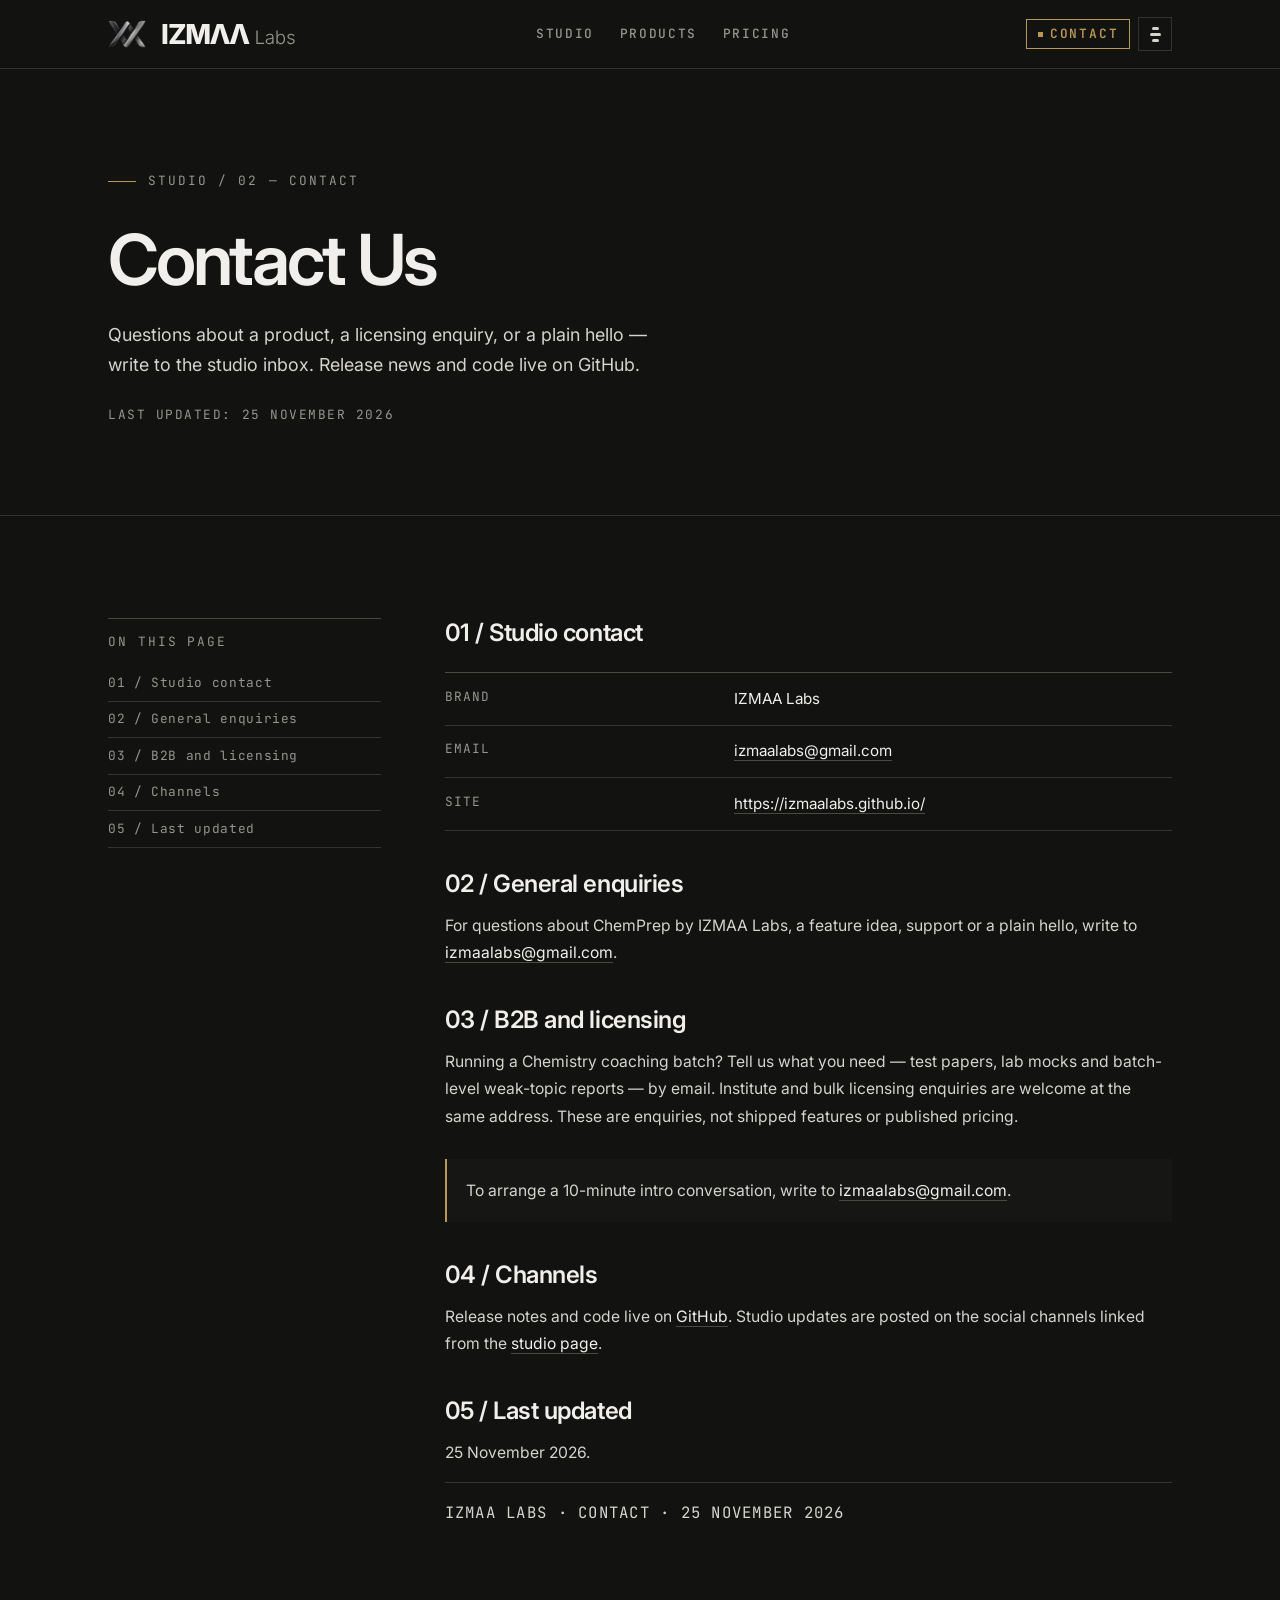
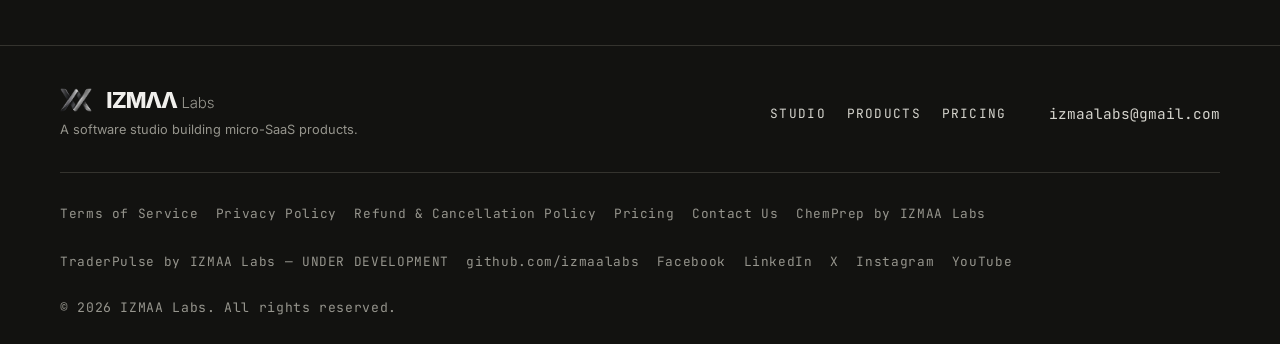
<file: contact/index.html>
<!doctype html>
<html lang="en" data-theme="dark">
  <head>
    <meta charset="utf-8" />
    <meta name="viewport" content="width=device-width, initial-scale=1" />
    <title>Contact Us — IZMAA Labs</title>
    <meta
      name="description"
      content="Contact IZMAA Labs for product questions, support, licensing and B2B enquiries at izmaalabs@gmail.com."
    />
    <meta name="theme-color" content="#121210" />
    <meta property="og:type" content="website" />
    <meta property="og:site_name" content="IZMAA Labs" />
    <meta property="og:title" content="Contact Us — IZMAA Labs" />
    <meta
      property="og:description"
      content="Questions, support, licensing and B2B enquiries: write to the IZMAA Labs studio inbox."
    />
    <link rel="canonical" href="https://izmaalabs.github.io/contact/" />
    <meta property="og:url" content="https://izmaalabs.github.io/contact/" />
    <meta property="og:image" content="https://izmaalabs.github.io/assets/izmaalabs-logo.png" />
    <meta name="twitter:card" content="summary" />
    <meta name="twitter:site" content="@izmaalabs" />
    <meta name="twitter:title" content="Contact Us — IZMAA Labs" />
    <meta name="twitter:description" content="Write to IZMAA Labs for product questions, licensing and B2B enquiries." />
    <meta name="twitter:image" content="https://izmaalabs.github.io/assets/izmaalabs-logo.png" />
    <script type="application/ld+json">
      {
        "@context": "https://schema.org",
        "@type": "Organization",
        "@id": "https://izmaalabs.github.io/#organization",
        "name": "IZMAA Labs",
        "url": "https://izmaalabs.github.io/",
        "email": "izmaalabs@gmail.com",
        "description": "A software studio building micro-SaaS products.",
        "sameAs": ["https://github.com/izmaalabs"]
      }
    </script>
    <link rel="icon" href="../assets/favicon.png" />
    <link rel="preconnect" href="https://fonts.googleapis.com" />
    <link rel="preconnect" href="https://fonts.gstatic.com" crossorigin />
    <link
      href="https://fonts.googleapis.com/css2?family=Inter:wght@400;500;600;700;800&family=JetBrains+Mono:wght@400;500;600&family=Source+Serif+4:ital,opsz,wght@0,8..60,400;0,8..60,600;1,8..60,400&display=swap"
      rel="stylesheet"
    />
    <script>
      (function () {
        try {
          var stored = localStorage.getItem('cp-theme');
          if (stored === 'light') {
            document.documentElement.setAttribute('data-theme', 'light');
          }
        } catch (e) {}
      })();
    </script>
    <link rel="stylesheet" href="../styles.css" />
    <script defer src="../app.js"></script>
  </head>
  <body class="instrument" data-accent="studio">
    <a class="skip-link" href="#main">Skip to content</a>

    <header class="site-header" id="site-header">
      <div class="site-header__inner">
        <a class="site-logo" href="../index.html" aria-label="IZMAA Labs home">
          <img class="site-logo__glyph" src="../assets/izmaalabs-logo.png" alt="" aria-hidden="true" width="46" height="34" loading="eager" decoding="async" />
          <img class="site-logo__mark site-logo__mark--word" src="../assets/izmaalabs-wordmark-dark.svg" data-wordmark="true" alt="IZMAA Labs" width="130" height="43" loading="eager" decoding="async" />
        </a>
        <nav class="site-nav" aria-label="Primary">
          <ul>
            <li><a href="../index.html">Studio</a></li>
            <li><a href="../index.html#products">Products</a></li>
            <li><a href="../pricing/index.html">Pricing</a></li>
          </ul>
        </nav>
        <div class="site-header__actions">
          <a class="inst-tag" href="../contact/index.html">Contact</a>
          <button id="theme-toggle" class="icon-button" type="button" aria-label="Toggle color theme"></button>
          <button id="menu-toggle" class="icon-button menu-toggle" type="button" aria-label="Open menu" aria-expanded="false" aria-controls="mobile-menu">
            <span class="menu-toggle__icon" aria-hidden="true"></span>
          </button>
        </div>
      </div>
      <div id="mobile-menu" class="mobile-menu" hidden></div>
    </header>

    <main id="main">
      <section class="inst-hero inst-hero--text" aria-labelledby="page-title">
        <div class="inst-container inst-hero__grid">
          <div class="inst-hero__copy reveal">
            <p class="inst-hero__index">Studio / 02 — Contact</p>
            <h1 id="page-title">Contact Us</h1>
            <p class="inst-lead">
              Questions about a product, a licensing enquiry, or a plain hello —
              write to the studio inbox. Release news and code live on GitHub.
            </p>
            <p class="inst-hero__fine">Last updated: 25 November 2026</p>
          </div>
        </div>
      </section>

      <section class="inst-section inst-section--flush">
        <div class="inst-container inst-legal__layout">
          <nav class="inst-toc" aria-label="On this page">
            <p class="inst-toc__head">On this page</p>
            <a href="#studio">01 / Studio contact</a>
            <a href="#enquiries">02 / General enquiries</a>
            <a href="#b2b">03 / B2B and licensing</a>
            <a href="#channels">04 / Channels</a>
            <a href="#last-updated">05 / Last updated</a>
          </nav>

          <div class="inst-legal reveal">
            <h2 id="studio">01 / Studio contact</h2>
            <dl class="inst-def">
              <div class="inst-def__row">
                <dt>Brand</dt>
                <dd>IZMAA Labs</dd>
              </div>
              <div class="inst-def__row">
                <dt>Email</dt>
                <dd><a href="mailto:izmaalabs@gmail.com">izmaalabs@gmail.com</a></dd>
              </div>
              <div class="inst-def__row">
                <dt>Site</dt>
                <dd><a href="https://izmaalabs.github.io/">https://izmaalabs.github.io/</a></dd>
              </div>
            </dl>

            <h2 id="enquiries">02 / General enquiries</h2>
            <p>
              For questions about ChemPrep by IZMAA Labs, a feature idea, support
              or a plain hello, write to
              <a href="mailto:izmaalabs@gmail.com">izmaalabs@gmail.com</a>.
            </p>

            <h2 id="b2b">03 / B2B and licensing</h2>
            <p>
              Running a Chemistry coaching batch? Tell us what you need — test
              papers, lab mocks and batch-level weak-topic reports — by email.
              Institute and bulk licensing enquiries are welcome at the same
              address. These are enquiries, not shipped features or published
              pricing.
            </p>
            <div class="inst-callout">
              <p>
                To arrange a 10-minute intro conversation, write to
                <a href="mailto:izmaalabs@gmail.com">izmaalabs@gmail.com</a>.
              </p>
            </div>

            <h2 id="channels">04 / Channels</h2>
            <p>
              Release notes and code live on
              <a href="https://github.com/izmaalabs" target="_blank" rel="noopener">GitHub</a>.
              Studio updates are posted on the social channels linked from the
              <a href="../index.html#contact">studio page</a>.
            </p>

            <h2 id="last-updated">05 / Last updated</h2>
            <p>25 November 2026.</p>

            <p class="inst-legal__meta">IZMAA Labs · Contact · 25 November 2026</p>
          </div>
        </div>
      </section>
    </main>

    <footer class="site-footer">
      <div class="site-footer__inner">
        <div class="site-footer__brand">
          <a class="site-logo" href="../index.html" aria-label="IZMAA Labs home">
            <img class="site-logo__glyph site-logo__glyph--footer" src="../assets/izmaalabs-logo.png" alt="" aria-hidden="true" width="34" height="26" loading="lazy" decoding="async" />
            <img class="site-logo__mark site-logo__mark--word" src="../assets/izmaalabs-wordmark-dark.svg" data-wordmark="true" alt="IZMAA Labs" width="78" height="26" loading="lazy" decoding="async" />
          </a>
          <span class="site-footer__studio">A software studio building micro-SaaS products.</span>
        </div>
        <nav class="site-footer__nav" aria-label="Footer">
          <ul>
            <li><a href="../index.html">Studio</a></li>
            <li><a href="../index.html#products">Products</a></li>
            <li><a href="../pricing/index.html">Pricing</a></li>
          </ul>
        </nav>
        <a class="site-footer__mail" href="mailto:izmaalabs@gmail.com">izmaalabs@gmail.com</a>
      </div>
      <div class="site-footer__base">
        <div class="inst-footer-links">
          <a href="../terms-of-service/index.html">Terms of Service</a>
          <a href="../privacy-policy/index.html">Privacy Policy</a>
          <a href="../refund-cancellation-policy/index.html">Refund &amp; Cancellation Policy</a>
          <a href="../pricing/index.html">Pricing</a>
          <a href="../contact/index.html" aria-current="page">Contact Us</a>
          <a href="../chemprep/index.html">ChemPrep by IZMAA Labs</a>
          <a href="../traderpulse/index.html">TraderPulse by IZMAA Labs — UNDER DEVELOPMENT</a>
          <a href="https://github.com/izmaalabs" target="_blank" rel="noopener">github.com/izmaalabs</a>
          <a href="https://www.facebook.com/izmaalabs" target="_blank" rel="noopener">Facebook</a>
          <a href="https://www.linkedin.com/company/izmaalabs/" target="_blank" rel="noopener">LinkedIn</a>
          <a href="https://x.com/izmaalabs" target="_blank" rel="noopener">X</a>
          <a href="https://www.instagram.com/izmaalabs/" target="_blank" rel="noopener">Instagram</a>
          <a href="https://www.youtube.com/@izmaalabs" target="_blank" rel="noopener">YouTube</a>
        </div>
        <p class="site-credit">© 2026 IZMAA Labs. All rights reserved.</p>
      </div>
    </footer>
  </body>
</html>
</file>
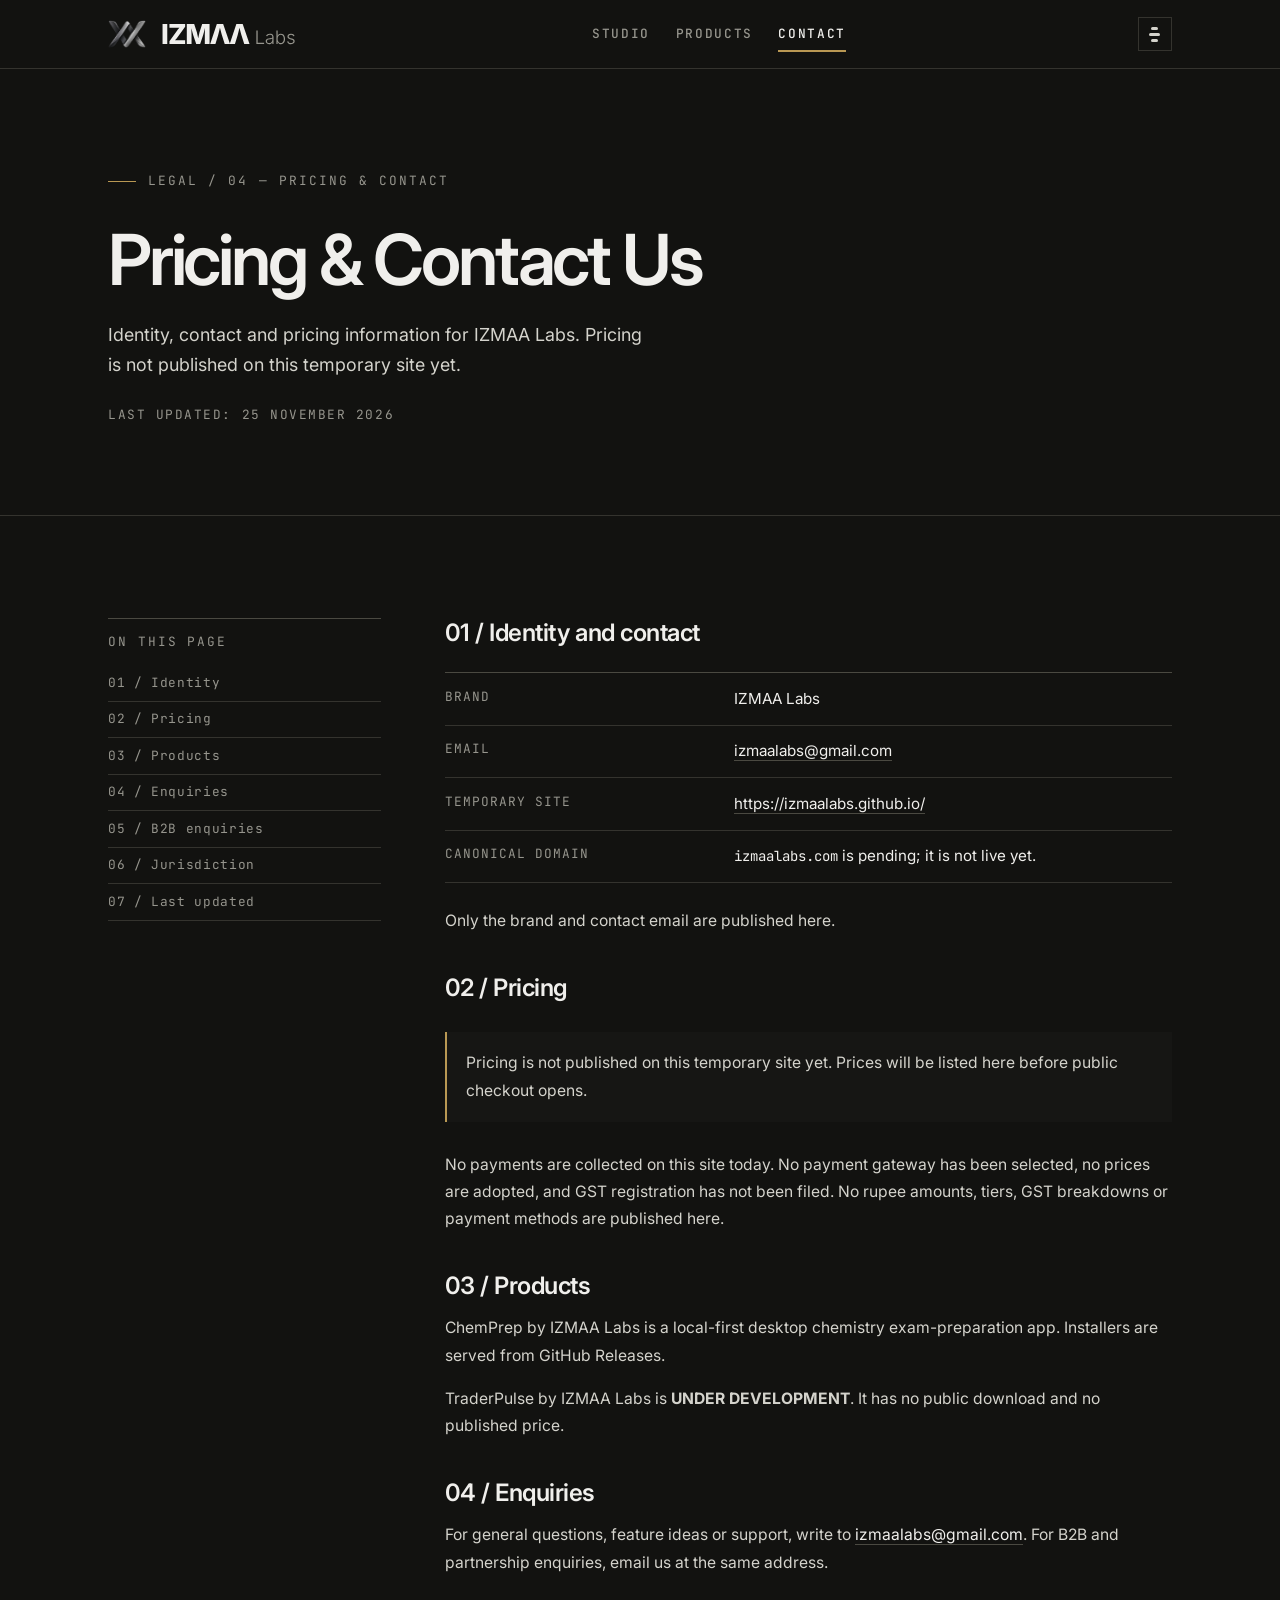
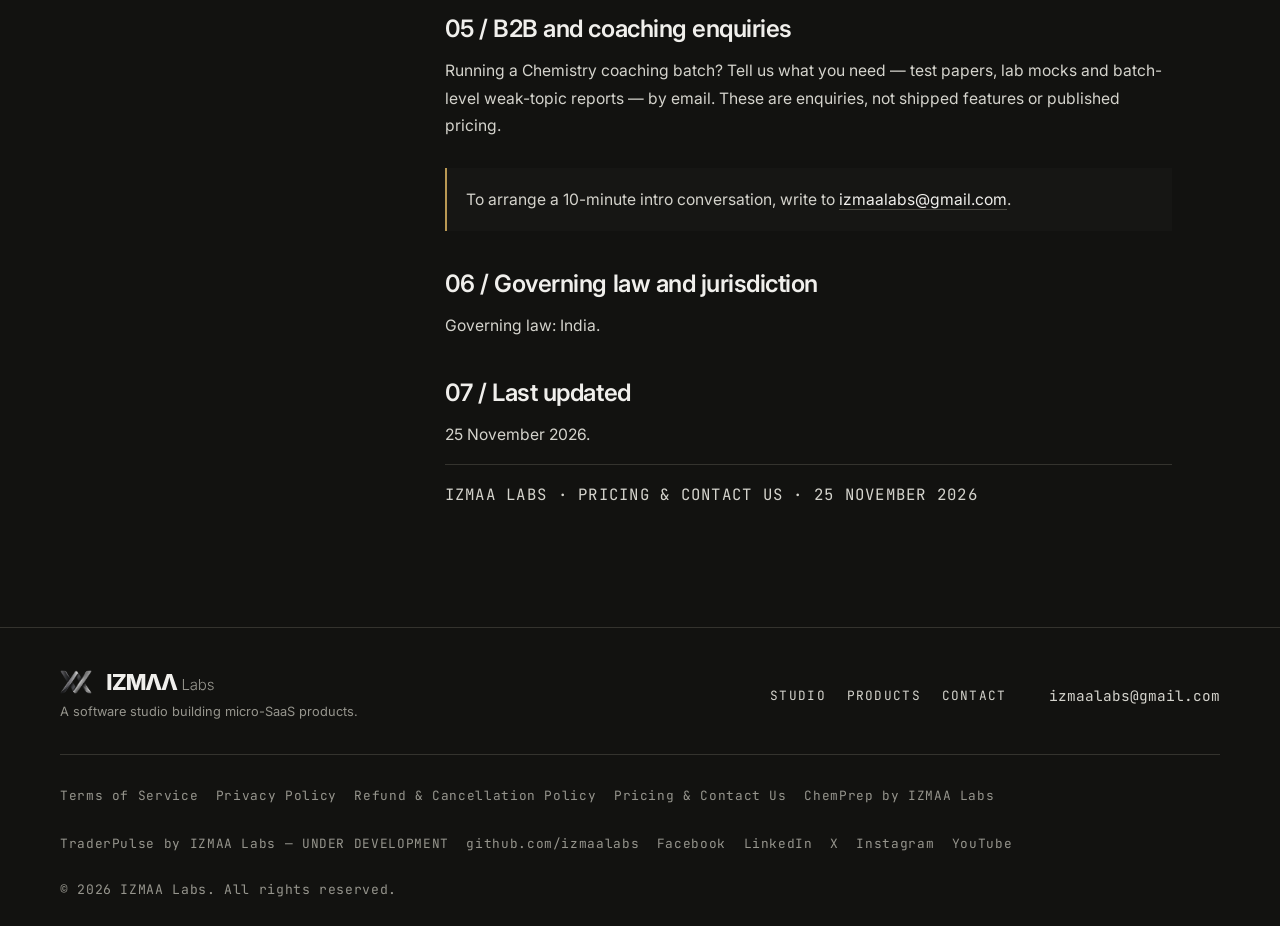
<file: pricing-contact/index.html>
<!doctype html>
<html lang="en" data-theme="dark">
  <head>
    <meta charset="utf-8" />
    <meta name="viewport" content="width=device-width, initial-scale=1" />
    <title>Pricing &amp; Contact Us — IZMAA Labs</title>
    <meta
      name="description"
      content="Pricing is not published on the IZMAA Labs temporary site yet. Brand identity, contact email and governing law for current and future enquiries."
    />
    <meta name="theme-color" content="#121210" />
    <meta property="og:type" content="website" />
    <meta property="og:site_name" content="IZMAA Labs" />
    <meta property="og:title" content="Pricing &amp; Contact Us — IZMAA Labs" />
    <meta property="og:description" content="Pricing will be listed here before public checkout opens. Contact IZMAA Labs at izmaalabs@gmail.com. Last updated 25 November 2026." />
    <link rel="canonical" href="https://izmaalabs.github.io/pricing-contact/" />
    <meta property="og:url" content="https://izmaalabs.github.io/pricing-contact/" />
    <meta property="og:image" content="https://izmaalabs.github.io/assets/izmaalabs-logo.png" />
    <meta name="twitter:card" content="summary" />
    <meta name="twitter:site" content="@izmaalabs" />
    <meta name="twitter:title" content="Pricing &amp; Contact Us — IZMAA Labs" />
    <meta name="twitter:description" content="Brand identity, contact email and governing law for IZMAA Labs. Pricing will be listed before public checkout opens." />
    <meta name="twitter:image" content="https://izmaalabs.github.io/assets/izmaalabs-logo.png" />
    <script type="application/ld+json">
      {
        "@context": "https://schema.org",
        "@type": "Organization",
        "@id": "https://izmaalabs.github.io/#organization",
        "name": "IZMAA Labs",
        "url": "https://izmaalabs.github.io/",
        "email": "izmaalabs@gmail.com",
        "description": "A software studio building micro-SaaS products.",
        "sameAs": ["https://github.com/izmaalabs"]
      }
    </script>
    <link rel="icon" href="../assets/favicon.png" />
    <link rel="preconnect" href="https://fonts.googleapis.com" />
    <link rel="preconnect" href="https://fonts.gstatic.com" crossorigin />
    <link
      href="https://fonts.googleapis.com/css2?family=Inter:wght@400;500;600;700;800&family=JetBrains+Mono:wght@400;500;600&family=Source+Serif+4:ital,opsz,wght@0,8..60,400;0,8..60,600;1,8..60,400&display=swap"
      rel="stylesheet"
    />
    <script>
      (function () {
        try {
          var stored = localStorage.getItem('cp-theme');
          if (stored === 'light') {
            document.documentElement.setAttribute('data-theme', 'light');
          }
        } catch (e) {}
      })();
    </script>
    <link rel="stylesheet" href="../styles.css" />
    <script defer src="../app.js"></script>
  </head>
  <body class="instrument" data-accent="studio">
    <a class="skip-link" href="#main">Skip to content</a>

    <header class="site-header" id="site-header">
      <div class="site-header__inner">
        <a class="site-logo" href="../index.html" aria-label="IZMAA Labs home">
          <img class="site-logo__glyph" src="../assets/izmaalabs-logo.png" alt="" aria-hidden="true" width="46" height="34" />
          <img class="site-logo__mark site-logo__mark--word" src="../assets/izmaalabs-wordmark-dark.svg" data-wordmark="true" alt="IZMAA Labs" width="130" height="43" />
        </a>
        <nav class="site-nav" aria-label="Primary">
          <ul>
            <li><a href="../index.html">Studio</a></li>
            <li><a href="../index.html#products">Products</a></li>
            <li><a href="../pricing-contact/index.html" class="is-active">Contact</a></li>
          </ul>
        </nav>
        <div class="site-header__actions">
          <button id="theme-toggle" class="icon-button" type="button" aria-label="Toggle color theme"></button>
          <button id="menu-toggle" class="icon-button menu-toggle" type="button" aria-label="Open menu" aria-expanded="false" aria-controls="mobile-menu">
            <span class="menu-toggle__icon" aria-hidden="true"></span>
          </button>
        </div>
      </div>
      <div id="mobile-menu" class="mobile-menu" hidden></div>
    </header>

    <main id="main">
      <section class="inst-hero inst-hero--text" aria-labelledby="page-title">
        <div class="inst-container inst-hero__grid">
          <div class="inst-hero__copy reveal">
            <p class="inst-hero__index">Legal / 04 — Pricing &amp; Contact</p>
            <h1 id="page-title">Pricing &amp; Contact Us</h1>
            <p class="inst-lead">
              Identity, contact and pricing information for IZMAA Labs. Pricing
              is not published on this temporary site yet.
            </p>
            <p class="inst-hero__fine">Last updated: 25 November 2026</p>
          </div>
        </div>
      </section>

      <section class="inst-section inst-section--flush">
        <div class="inst-container inst-legal__layout">
          <nav class="inst-toc" aria-label="On this page">
            <p class="inst-toc__head">On this page</p>
            <a href="#identity">01 / Identity</a>
            <a href="#pricing">02 / Pricing</a>
            <a href="#products">03 / Products</a>
            <a href="#enquiries">04 / Enquiries</a>
            <a href="#b2b">05 / B2B enquiries</a>
            <a href="#jurisdiction">06 / Jurisdiction</a>
            <a href="#last-updated">07 / Last updated</a>
          </nav>

          <div class="inst-legal reveal">
            <h2 id="identity">01 / Identity and contact</h2>
            <dl class="inst-def">
              <div class="inst-def__row">
                <dt>Brand</dt>
                <dd>IZMAA Labs</dd>
              </div>
              <div class="inst-def__row">
                <dt>Email</dt>
                <dd><a href="mailto:izmaalabs@gmail.com">izmaalabs@gmail.com</a></dd>
              </div>
              <div class="inst-def__row">
                <dt>Temporary site</dt>
                <dd><a href="https://izmaalabs.github.io/">https://izmaalabs.github.io/</a></dd>
              </div>
              <div class="inst-def__row">
                <dt>Canonical domain</dt>
                <dd><code>izmaalabs.com</code> is pending; it is not live yet.</dd>
              </div>
            </dl>
            <p>Only the brand and contact email are published here.</p>

            <h2 id="pricing">02 / Pricing</h2>
            <div class="inst-callout">
              <p>
                Pricing is not published on this temporary site yet. Prices will
                be listed here before public checkout opens.
              </p>
            </div>
            <p>
              No payments are collected on this site today. No payment gateway
              has been selected, no prices are adopted, and GST registration has
              not been filed. No rupee amounts, tiers, GST breakdowns or payment
              methods are published here.
            </p>

            <h2 id="products">03 / Products</h2>
            <p>
              ChemPrep by IZMAA Labs is a local-first desktop chemistry
              exam-preparation app. Installers are served from GitHub Releases.
            </p>
            <p>
              TraderPulse by IZMAA Labs is <strong>UNDER DEVELOPMENT</strong>.
              It has no public download and no published price.
            </p>

            <h2 id="enquiries">04 / Enquiries</h2>
            <p>
              For general questions, feature ideas or support, write to
              <a href="mailto:izmaalabs@gmail.com">izmaalabs@gmail.com</a>. For
              B2B and partnership enquiries, email us at the same address.
            </p>

            <h2 id="b2b">05 / B2B and coaching enquiries</h2>
            <p>
              Running a Chemistry coaching batch? Tell us what you need — test
              papers, lab mocks and batch-level weak-topic reports — by email.
              These are enquiries, not shipped features or published pricing.
            </p>
            <div class="inst-callout">
              <p>
                To arrange a 10-minute intro conversation, write to
                <a href="mailto:izmaalabs@gmail.com">izmaalabs@gmail.com</a>.
              </p>
            </div>

            <h2 id="jurisdiction">06 / Governing law and jurisdiction</h2>
            <p>Governing law: India.</p>

            <h2 id="last-updated">07 / Last updated</h2>
            <p>25 November 2026.</p>

            <p class="inst-legal__meta">IZMAA Labs · Pricing &amp; Contact Us · 25 November 2026</p>
          </div>
        </div>
      </section>
    </main>

    <footer class="site-footer">
      <div class="site-footer__inner">
        <div class="site-footer__brand">
          <a class="site-logo" href="../index.html" aria-label="IZMAA Labs home">
            <img class="site-logo__glyph site-logo__glyph--footer" src="../assets/izmaalabs-logo.png" alt="" aria-hidden="true" width="34" height="26" />
            <img class="site-logo__mark site-logo__mark--word" src="../assets/izmaalabs-wordmark-dark.svg" data-wordmark="true" alt="IZMAA Labs" width="78" height="26" />
          </a>
          <span class="site-footer__studio">A software studio building micro-SaaS products.</span>
        </div>
        <nav class="site-footer__nav" aria-label="Footer">
          <ul>
            <li><a href="../index.html">Studio</a></li>
            <li><a href="../index.html#products">Products</a></li>
            <li><a href="../pricing-contact/index.html">Contact</a></li>
          </ul>
        </nav>
        <a class="site-footer__mail" href="mailto:izmaalabs@gmail.com">izmaalabs@gmail.com</a>
      </div>
      <div class="site-footer__base">
        <div class="inst-footer-links">
          <a href="../terms-of-service/index.html">Terms of Service</a>
          <a href="../privacy-policy/index.html">Privacy Policy</a>
          <a href="../refund-cancellation-policy/index.html">Refund &amp; Cancellation Policy</a>
          <a href="../pricing-contact/index.html" aria-current="page">Pricing &amp; Contact Us</a>
          <a href="../chemprep/index.html">ChemPrep by IZMAA Labs</a>
          <a href="../traderpulse/index.html">TraderPulse by IZMAA Labs — UNDER DEVELOPMENT</a>
          <a href="https://github.com/izmaalabs" target="_blank" rel="noopener">github.com/izmaalabs</a>
          <a href="https://www.facebook.com/izmaalabs" target="_blank" rel="noopener">Facebook</a>
          <a href="https://www.linkedin.com/company/izmaalabs/" target="_blank" rel="noopener">LinkedIn</a>
          <a href="https://x.com/izmaalabs" target="_blank" rel="noopener">X</a>
          <a href="https://www.instagram.com/izmaalabs/" target="_blank" rel="noopener">Instagram</a>
          <a href="https://www.youtube.com/@izmaalabs" target="_blank" rel="noopener">YouTube</a>
        </div>
        <p class="site-credit">© 2026 IZMAA Labs. All rights reserved.</p>
      </div>
    </footer>
  </body>
</html>
</file>
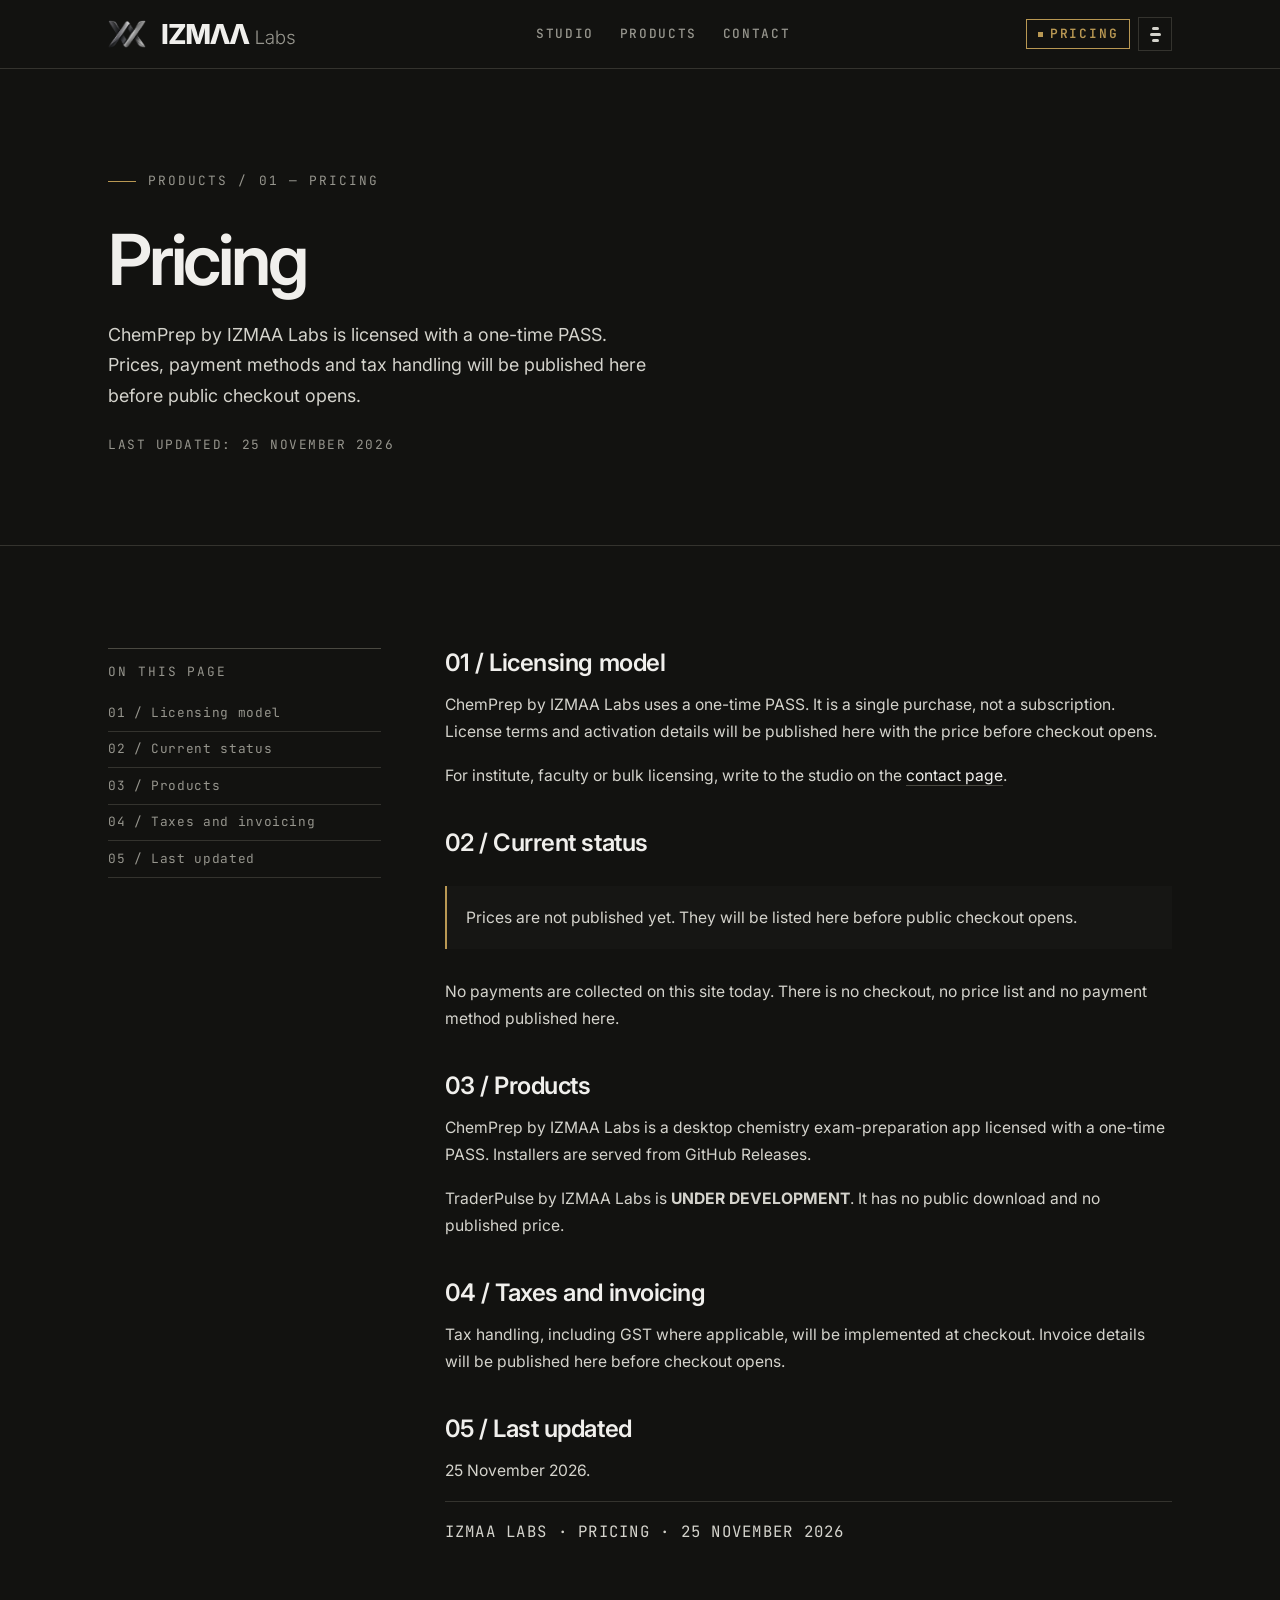
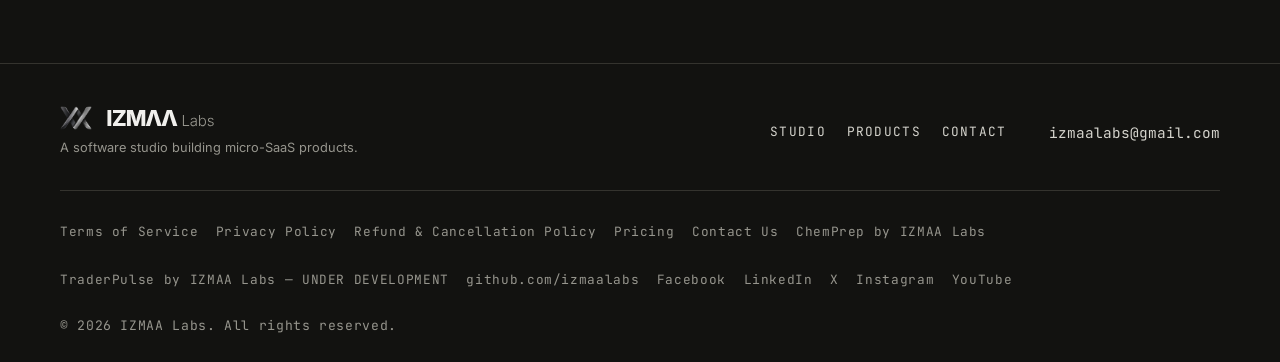
<file: pricing/index.html>
<!doctype html>
<html lang="en" data-theme="dark">
  <head>
    <meta charset="utf-8" />
    <meta name="viewport" content="width=device-width, initial-scale=1" />
    <title>Pricing — IZMAA Labs</title>
    <meta
      name="description"
      content="ChemPrep by IZMAA Labs is licensed with a one-time PASS. Prices, payment methods and tax handling will be published here before public checkout opens."
    />
    <meta name="theme-color" content="#121210" />
    <meta property="og:type" content="website" />
    <meta property="og:site_name" content="IZMAA Labs" />
    <meta property="og:title" content="Pricing — IZMAA Labs" />
    <meta
      property="og:description"
      content="ChemPrep by IZMAA Labs is licensed with a one-time PASS. Prices will be listed here before public checkout opens."
    />
    <link rel="canonical" href="https://izmaalabs.github.io/pricing/" />
    <meta property="og:url" content="https://izmaalabs.github.io/pricing/" />
    <meta property="og:image" content="https://izmaalabs.github.io/assets/izmaalabs-logo.png" />
    <meta name="twitter:card" content="summary" />
    <meta name="twitter:site" content="@izmaalabs" />
    <meta name="twitter:title" content="Pricing — IZMAA Labs" />
    <meta name="twitter:description" content="ChemPrep by IZMAA Labs uses a one-time PASS. Prices will be listed before public checkout opens." />
    <meta name="twitter:image" content="https://izmaalabs.github.io/assets/izmaalabs-logo.png" />
    <script type="application/ld+json">
      {
        "@context": "https://schema.org",
        "@type": "Organization",
        "@id": "https://izmaalabs.github.io/#organization",
        "name": "IZMAA Labs",
        "url": "https://izmaalabs.github.io/",
        "email": "izmaalabs@gmail.com",
        "description": "A software studio building micro-SaaS products.",
        "sameAs": ["https://github.com/izmaalabs"]
      }
    </script>
    <link rel="icon" href="../assets/favicon.png" />
    <link rel="preconnect" href="https://fonts.googleapis.com" />
    <link rel="preconnect" href="https://fonts.gstatic.com" crossorigin />
    <link
      href="https://fonts.googleapis.com/css2?family=Inter:wght@400;500;600;700;800&family=JetBrains+Mono:wght@400;500;600&family=Source+Serif+4:ital,opsz,wght@0,8..60,400;0,8..60,600;1,8..60,400&display=swap"
      rel="stylesheet"
    />
    <script>
      (function () {
        try {
          var stored = localStorage.getItem('cp-theme');
          if (stored === 'light') {
            document.documentElement.setAttribute('data-theme', 'light');
          }
        } catch (e) {}
      })();
    </script>
    <link rel="stylesheet" href="../styles.css" />
    <script defer src="../app.js"></script>
  </head>
  <body class="instrument" data-accent="studio">
    <a class="skip-link" href="#main">Skip to content</a>

    <header class="site-header" id="site-header">
      <div class="site-header__inner">
        <a class="site-logo" href="../index.html" aria-label="IZMAA Labs home">
          <img class="site-logo__glyph" src="../assets/izmaalabs-logo.png" alt="" aria-hidden="true" width="46" height="34" loading="eager" decoding="async" />
          <img class="site-logo__mark site-logo__mark--word" src="../assets/izmaalabs-wordmark-dark.svg" data-wordmark="true" alt="IZMAA Labs" width="130" height="43" loading="eager" decoding="async" />
        </a>
        <nav class="site-nav" aria-label="Primary">
          <ul>
            <li><a href="../index.html">Studio</a></li>
            <li><a href="../index.html#products">Products</a></li>
            <li><a href="../contact/index.html">Contact</a></li>
          </ul>
        </nav>
        <div class="site-header__actions">
          <a class="inst-tag" href="../pricing/index.html">Pricing</a>
          <button id="theme-toggle" class="icon-button" type="button" aria-label="Toggle color theme"></button>
          <button id="menu-toggle" class="icon-button menu-toggle" type="button" aria-label="Open menu" aria-expanded="false" aria-controls="mobile-menu">
            <span class="menu-toggle__icon" aria-hidden="true"></span>
          </button>
        </div>
      </div>
      <div id="mobile-menu" class="mobile-menu" hidden></div>
    </header>

    <main id="main">
      <section class="inst-hero inst-hero--text" aria-labelledby="page-title">
        <div class="inst-container inst-hero__grid">
          <div class="inst-hero__copy reveal">
            <p class="inst-hero__index">Products / 01 — Pricing</p>
            <h1 id="page-title">Pricing</h1>
            <p class="inst-lead">
              ChemPrep by IZMAA Labs is licensed with a one-time PASS. Prices,
              payment methods and tax handling will be published here before
              public checkout opens.
            </p>
            <p class="inst-hero__fine">Last updated: 25 November 2026</p>
          </div>
        </div>
      </section>

      <section class="inst-section inst-section--flush">
        <div class="inst-container inst-legal__layout">
          <nav class="inst-toc" aria-label="On this page">
            <p class="inst-toc__head">On this page</p>
            <a href="#licensing">01 / Licensing model</a>
            <a href="#status">02 / Current status</a>
            <a href="#products">03 / Products</a>
            <a href="#taxes">04 / Taxes and invoicing</a>
            <a href="#last-updated">05 / Last updated</a>
          </nav>

          <div class="inst-legal reveal">
            <h2 id="licensing">01 / Licensing model</h2>
            <p>
              ChemPrep by IZMAA Labs uses a one-time PASS. It is a single
              purchase, not a subscription. License terms and activation details
              will be published here with the price before checkout opens.
            </p>
            <p>
              For institute, faculty or bulk licensing, write to the studio on
              the <a href="../contact/index.html#b2b">contact page</a>.
            </p>

            <h2 id="status">02 / Current status</h2>
            <div class="inst-callout">
              <p>
                Prices are not published yet. They will be listed here before
                public checkout opens.
              </p>
            </div>
            <p>
              No payments are collected on this site today. There is no
              checkout, no price list and no payment method published here.
            </p>

            <h2 id="products">03 / Products</h2>
            <p>
              ChemPrep by IZMAA Labs is a desktop chemistry exam-preparation app
              licensed with a one-time PASS. Installers are served from GitHub
              Releases.
            </p>
            <p>
              TraderPulse by IZMAA Labs is <strong>UNDER DEVELOPMENT</strong>.
              It has no public download and no published price.
            </p>

            <h2 id="taxes">04 / Taxes and invoicing</h2>
            <p>
              Tax handling, including GST where applicable, will be implemented
              at checkout. Invoice details will be published here before checkout
              opens.
            </p>

            <h2 id="last-updated">05 / Last updated</h2>
            <p>25 November 2026.</p>

            <p class="inst-legal__meta">IZMAA Labs · Pricing · 25 November 2026</p>
          </div>
        </div>
      </section>
    </main>

    <footer class="site-footer">
      <div class="site-footer__inner">
        <div class="site-footer__brand">
          <a class="site-logo" href="../index.html" aria-label="IZMAA Labs home">
            <img class="site-logo__glyph site-logo__glyph--footer" src="../assets/izmaalabs-logo.png" alt="" aria-hidden="true" width="34" height="26" loading="lazy" decoding="async" />
            <img class="site-logo__mark site-logo__mark--word" src="../assets/izmaalabs-wordmark-dark.svg" data-wordmark="true" alt="IZMAA Labs" width="78" height="26" loading="lazy" decoding="async" />
          </a>
          <span class="site-footer__studio">A software studio building micro-SaaS products.</span>
        </div>
        <nav class="site-footer__nav" aria-label="Footer">
          <ul>
            <li><a href="../index.html">Studio</a></li>
            <li><a href="../index.html#products">Products</a></li>
            <li><a href="../contact/index.html">Contact</a></li>
          </ul>
        </nav>
        <a class="site-footer__mail" href="mailto:izmaalabs@gmail.com">izmaalabs@gmail.com</a>
      </div>
      <div class="site-footer__base">
        <div class="inst-footer-links">
          <a href="../terms-of-service/index.html">Terms of Service</a>
          <a href="../privacy-policy/index.html">Privacy Policy</a>
          <a href="../refund-cancellation-policy/index.html">Refund &amp; Cancellation Policy</a>
          <a href="../pricing/index.html" aria-current="page">Pricing</a>
          <a href="../contact/index.html">Contact Us</a>
          <a href="../chemprep/index.html">ChemPrep by IZMAA Labs</a>
          <a href="../traderpulse/index.html">TraderPulse by IZMAA Labs — UNDER DEVELOPMENT</a>
          <a href="https://github.com/izmaalabs" target="_blank" rel="noopener">github.com/izmaalabs</a>
          <a href="https://www.facebook.com/izmaalabs" target="_blank" rel="noopener">Facebook</a>
          <a href="https://www.linkedin.com/company/izmaalabs/" target="_blank" rel="noopener">LinkedIn</a>
          <a href="https://x.com/izmaalabs" target="_blank" rel="noopener">X</a>
          <a href="https://www.instagram.com/izmaalabs/" target="_blank" rel="noopener">Instagram</a>
          <a href="https://www.youtube.com/@izmaalabs" target="_blank" rel="noopener">YouTube</a>
        </div>
        <p class="site-credit">© 2026 IZMAA Labs. All rights reserved.</p>
      </div>
    </footer>
  </body>
</html>
</file>
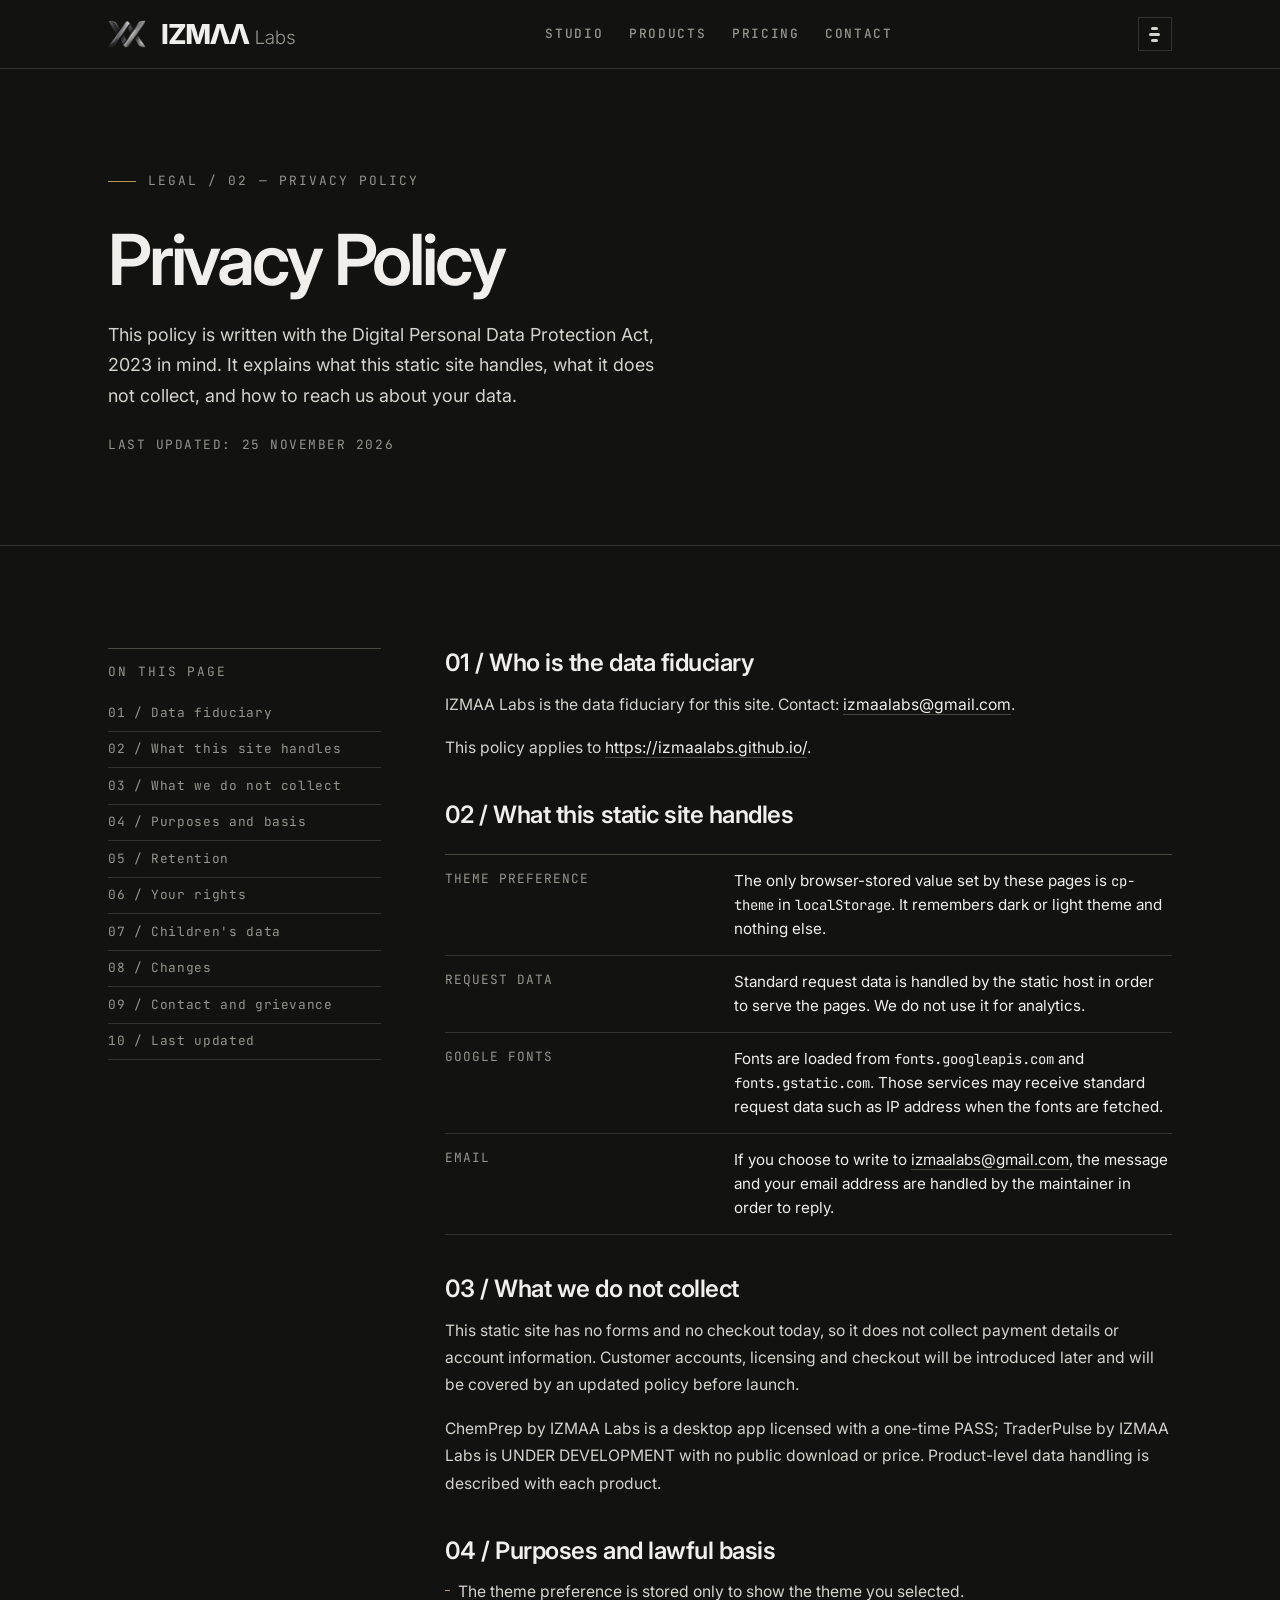
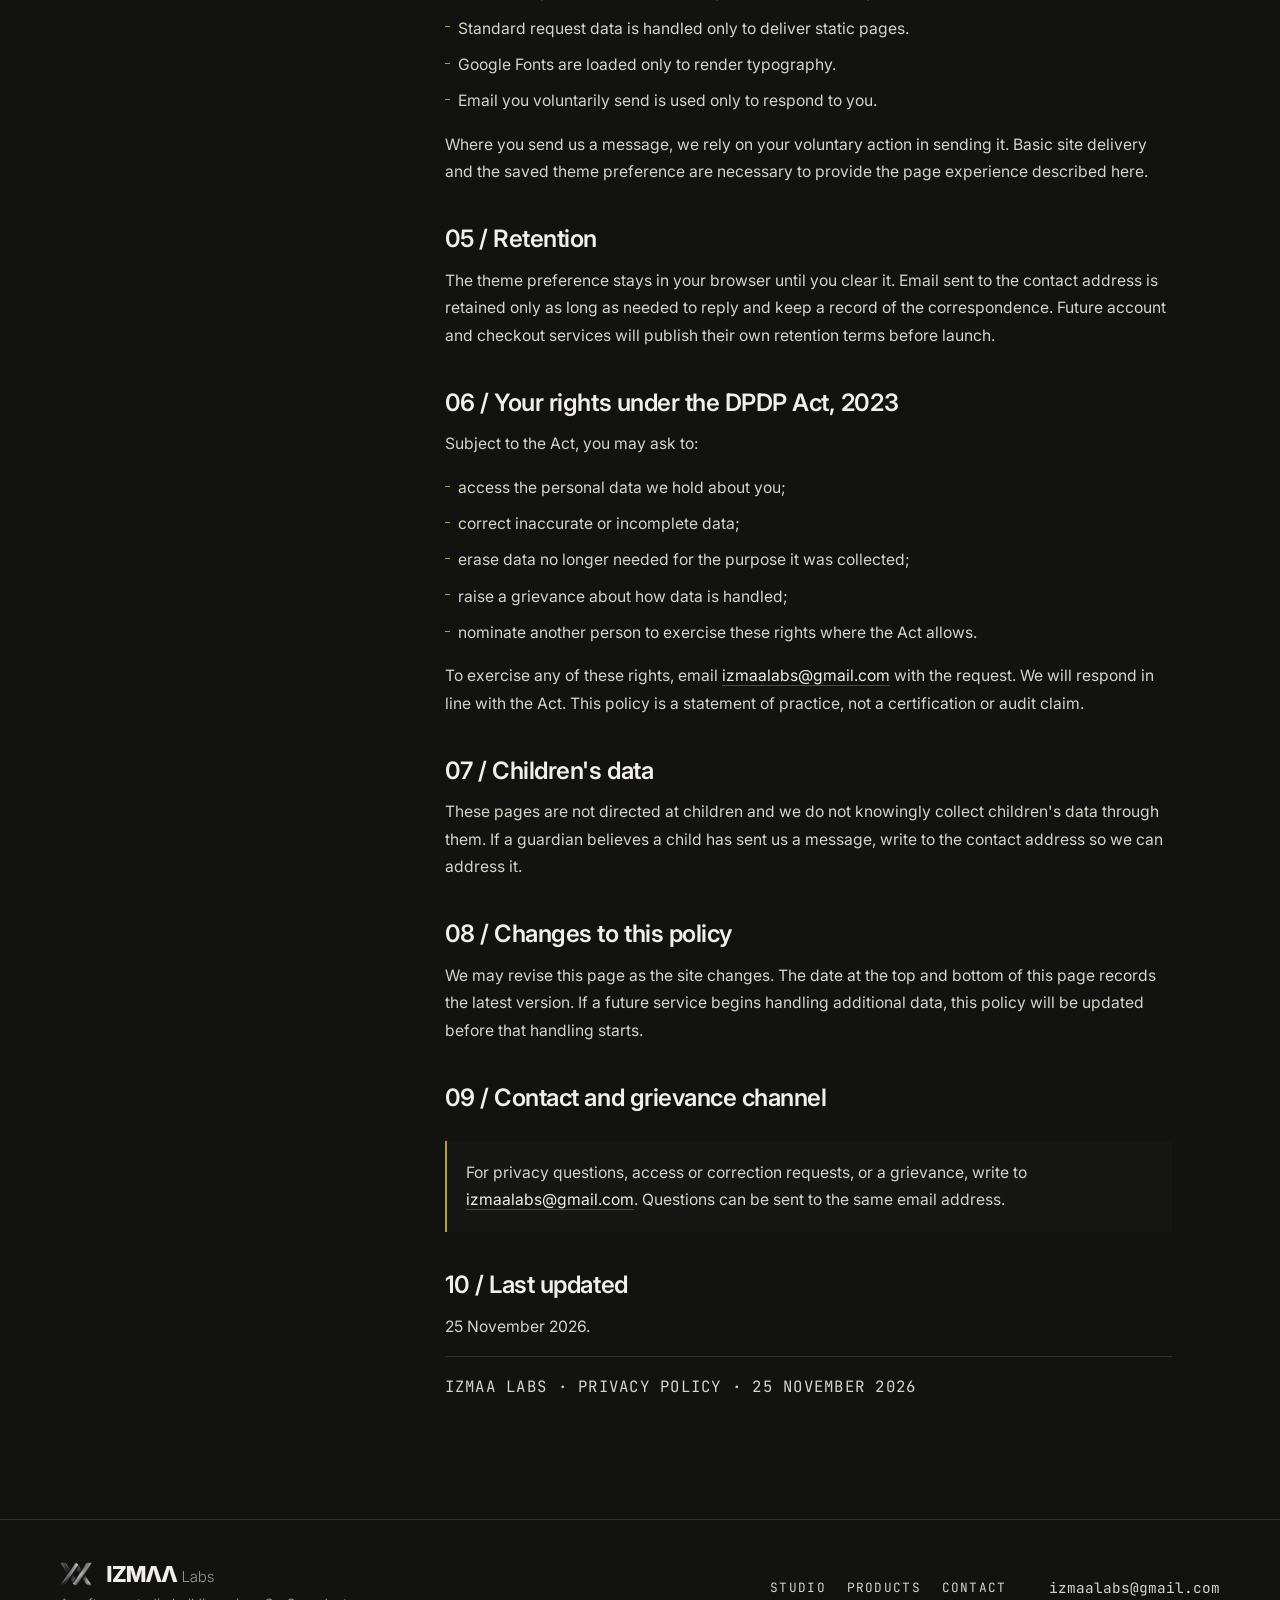
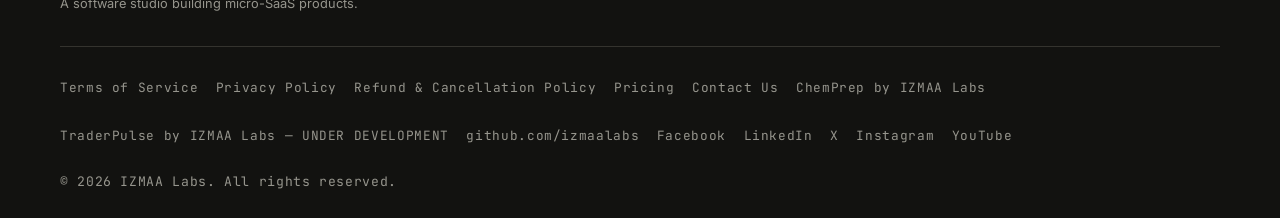
<file: privacy-policy/index.html>
<!doctype html>
<html lang="en" data-theme="dark">
  <head>
    <meta charset="utf-8" />
    <meta name="viewport" content="width=device-width, initial-scale=1" />
    <title>Privacy Policy (DPDP Act) — IZMAA Labs</title>
    <meta
      name="description"
      content="IZMAA Labs privacy policy, written with the DPDP Act, 2023 in mind: how this static site handles the theme preference, request data and contact email. Last updated 25 November 2026."
    />
    <meta name="theme-color" content="#121210" />
    <meta property="og:type" content="website" />
    <meta property="og:site_name" content="IZMAA Labs" />
    <meta property="og:title" content="Privacy Policy (DPDP Act) — IZMAA Labs" />
    <meta property="og:description" content="How the IZMAA Labs static site handles the theme preference, request data and contact email. Last updated 25 November 2026." />
    <link rel="canonical" href="https://izmaalabs.github.io/privacy-policy/" />
    <meta property="og:url" content="https://izmaalabs.github.io/privacy-policy/" />
    <meta property="og:image" content="https://izmaalabs.github.io/assets/izmaalabs-logo.png" />
    <meta name="twitter:card" content="summary" />
    <meta name="twitter:site" content="@izmaalabs" />
    <meta name="twitter:title" content="Privacy Policy (DPDP Act) — IZMAA Labs" />
    <meta name="twitter:description" content="What the IZMAA Labs static site handles, what it does not collect, retention and your rights under the DPDP Act, 2023." />
    <meta name="twitter:image" content="https://izmaalabs.github.io/assets/izmaalabs-logo.png" />
    <script type="application/ld+json">
      {
        "@context": "https://schema.org",
        "@type": "Organization",
        "@id": "https://izmaalabs.github.io/#organization",
        "name": "IZMAA Labs",
        "url": "https://izmaalabs.github.io/",
        "email": "izmaalabs@gmail.com",
        "description": "A software studio building micro-SaaS products.",
        "sameAs": ["https://github.com/izmaalabs"]
      }
    </script>
    <link rel="icon" href="../assets/favicon.png" />
    <link rel="preconnect" href="https://fonts.googleapis.com" />
    <link rel="preconnect" href="https://fonts.gstatic.com" crossorigin />
    <link
      href="https://fonts.googleapis.com/css2?family=Inter:wght@400;500;600;700;800&family=JetBrains+Mono:wght@400;500;600&family=Source+Serif+4:ital,opsz,wght@0,8..60,400;0,8..60,600;1,8..60,400&display=swap"
      rel="stylesheet"
    />
    <script>
      (function () {
        try {
          var stored = localStorage.getItem('cp-theme');
          if (stored === 'light') {
            document.documentElement.setAttribute('data-theme', 'light');
          }
        } catch (e) {}
      })();
    </script>
    <link rel="stylesheet" href="../styles.css" />
    <script defer src="../app.js"></script>
  </head>
  <body class="instrument" data-accent="studio">
    <a class="skip-link" href="#main">Skip to content</a>

    <header class="site-header" id="site-header">
      <div class="site-header__inner">
        <a class="site-logo" href="../index.html" aria-label="IZMAA Labs home">
          <img class="site-logo__glyph" src="../assets/izmaalabs-logo.png" alt="" aria-hidden="true" width="46" height="34" loading="eager" decoding="async" />
          <img class="site-logo__mark site-logo__mark--word" src="../assets/izmaalabs-wordmark-dark.svg" data-wordmark="true" alt="IZMAA Labs" width="130" height="43" loading="eager" decoding="async" />
        </a>
        <nav class="site-nav" aria-label="Primary">
          <ul>
            <li><a href="../index.html">Studio</a></li>
            <li><a href="../index.html#products">Products</a></li>
            <li><a href="../pricing/index.html">Pricing</a></li>
            <li><a href="../contact/index.html">Contact</a></li>
          </ul>
        </nav>
        <div class="site-header__actions">
          <button id="theme-toggle" class="icon-button" type="button" aria-label="Toggle color theme"></button>
          <button id="menu-toggle" class="icon-button menu-toggle" type="button" aria-label="Open menu" aria-expanded="false" aria-controls="mobile-menu">
            <span class="menu-toggle__icon" aria-hidden="true"></span>
          </button>
        </div>
      </div>
      <div id="mobile-menu" class="mobile-menu" hidden></div>
    </header>

    <main id="main">
      <section class="inst-hero inst-hero--text" aria-labelledby="page-title">
        <div class="inst-container inst-hero__grid">
          <div class="inst-hero__copy reveal">
            <p class="inst-hero__index">Legal / 02 — Privacy Policy</p>
            <h1 id="page-title">Privacy Policy</h1>
            <p class="inst-lead">
              This policy is written with the Digital Personal Data Protection
              Act, 2023 in mind. It explains what this static site handles, what
              it does not collect, and how to reach us about your data.
            </p>
            <p class="inst-hero__fine">Last updated: 25 November 2026</p>
          </div>
        </div>
      </section>

      <section class="inst-section inst-section--flush">
        <div class="inst-container inst-legal__layout">
          <nav class="inst-toc" aria-label="On this page">
            <p class="inst-toc__head">On this page</p>
            <a href="#fiduciary">01 / Data fiduciary</a>
            <a href="#what-we-handle">02 / What this site handles</a>
            <a href="#what-we-do-not-collect">03 / What we do not collect</a>
            <a href="#purposes">04 / Purposes and basis</a>
            <a href="#retention">05 / Retention</a>
            <a href="#your-rights">06 / Your rights</a>
            <a href="#children">07 / Children's data</a>
            <a href="#changes">08 / Changes</a>
            <a href="#contact">09 / Contact and grievance</a>
            <a href="#last-updated">10 / Last updated</a>
          </nav>

          <div class="inst-legal reveal">
            <h2 id="fiduciary">01 / Who is the data fiduciary</h2>
            <p>
              IZMAA Labs is the data fiduciary for this site. Contact:
              <a href="mailto:izmaalabs@gmail.com">izmaalabs@gmail.com</a>.
            </p>
            <p>
              This policy applies to
              <a href="https://izmaalabs.github.io/">https://izmaalabs.github.io/</a>.
            </p>

            <h2 id="what-we-handle">02 / What this static site handles</h2>
            <dl class="inst-def">
              <div class="inst-def__row">
                <dt>Theme preference</dt>
                <dd>The only browser-stored value set by these pages is <code>cp-theme</code> in <code>localStorage</code>. It remembers dark or light theme and nothing else.</dd>
              </div>
              <div class="inst-def__row">
                <dt>Request data</dt>
                <dd>Standard request data is handled by the static host in order to serve the pages. We do not use it for analytics.</dd>
              </div>
              <div class="inst-def__row">
                <dt>Google Fonts</dt>
                <dd>Fonts are loaded from <code>fonts.googleapis.com</code> and <code>fonts.gstatic.com</code>. Those services may receive standard request data such as IP address when the fonts are fetched.</dd>
              </div>
              <div class="inst-def__row">
                <dt>Email</dt>
                <dd>If you choose to write to <a href="mailto:izmaalabs@gmail.com">izmaalabs@gmail.com</a>, the message and your email address are handled by the maintainer in order to reply.</dd>
              </div>
            </dl>

            <h2 id="what-we-do-not-collect">03 / What we do not collect</h2>
            <p>This static site has no forms and no checkout today, so it does not collect payment details or account information. Customer accounts, licensing and checkout will be introduced later and will be covered by an updated policy before launch.</p>
            <p>ChemPrep by IZMAA Labs is a desktop app licensed with a one-time PASS; TraderPulse by IZMAA Labs is UNDER DEVELOPMENT with no public download or price. Product-level data handling is described with each product.</p>

            <h2 id="purposes">04 / Purposes and lawful basis</h2>
            <ul>
              <li>The theme preference is stored only to show the theme you selected.</li>
              <li>Standard request data is handled only to deliver static pages.</li>
              <li>Google Fonts are loaded only to render typography.</li>
              <li>Email you voluntarily send is used only to respond to you.</li>
            </ul>
            <p>Where you send us a message, we rely on your voluntary action in sending it. Basic site delivery and the saved theme preference are necessary to provide the page experience described here.</p>

            <h2 id="retention">05 / Retention</h2>
            <p>
              The theme preference stays in your browser until you clear it.
              Email sent to the contact address is retained only as long as
              needed to reply and keep a record of the correspondence. Future
              account and checkout services will publish their own retention
              terms before launch.
            </p>

            <h2 id="your-rights">06 / Your rights under the DPDP Act, 2023</h2>
            <p>Subject to the Act, you may ask to:</p>
            <ul>
              <li>access the personal data we hold about you;</li>
              <li>correct inaccurate or incomplete data;</li>
              <li>erase data no longer needed for the purpose it was collected;</li>
              <li>raise a grievance about how data is handled;</li>
              <li>nominate another person to exercise these rights where the Act allows.</li>
            </ul>
            <p>
              To exercise any of these rights, email
              <a href="mailto:izmaalabs@gmail.com">izmaalabs@gmail.com</a> with
              the request. We will respond in line with the Act. This policy is
              a statement of practice, not a certification or audit claim.
            </p>

            <h2 id="children">07 / Children's data</h2>
            <p>
              These pages are not directed at children and we do not knowingly
              collect children's data through them. If a guardian believes a
              child has sent us a message, write to the contact address so we
              can address it.
            </p>

            <h2 id="changes">08 / Changes to this policy</h2>
            <p>
              We may revise this page as the site changes. The date at the top
              and bottom of this page records the latest version. If a future
              service begins handling additional data, this policy will be
              updated before that handling starts.
            </p>

            <h2 id="contact">09 / Contact and grievance channel</h2>
            <div class="inst-callout">
              <p>
                For privacy questions, access or correction requests, or a
                grievance, write to
                <a href="mailto:izmaalabs@gmail.com">izmaalabs@gmail.com</a>.
                Questions can be sent to the same email address.
              </p>
            </div>

            <h2 id="last-updated">10 / Last updated</h2>
            <p>25 November 2026.</p>

            <p class="inst-legal__meta">IZMAA Labs · Privacy Policy · 25 November 2026</p>
          </div>
        </div>
      </section>
    </main>

    <footer class="site-footer">
      <div class="site-footer__inner">
        <div class="site-footer__brand">
          <a class="site-logo" href="../index.html" aria-label="IZMAA Labs home">
            <img class="site-logo__glyph site-logo__glyph--footer" src="../assets/izmaalabs-logo.png" alt="" aria-hidden="true" width="34" height="26" loading="lazy" decoding="async" />
            <img class="site-logo__mark site-logo__mark--word" src="../assets/izmaalabs-wordmark-dark.svg" data-wordmark="true" alt="IZMAA Labs" width="78" height="26" loading="lazy" decoding="async" />
          </a>
          <span class="site-footer__studio">A software studio building micro-SaaS products.</span>
        </div>
        <nav class="site-footer__nav" aria-label="Footer">
          <ul>
            <li><a href="../index.html">Studio</a></li>
            <li><a href="../index.html#products">Products</a></li>
            <li><a href="../contact/index.html">Contact</a></li>
          </ul>
        </nav>
        <a class="site-footer__mail" href="mailto:izmaalabs@gmail.com">izmaalabs@gmail.com</a>
      </div>
      <div class="site-footer__base">
        <div class="inst-footer-links">
          <a href="../terms-of-service/index.html">Terms of Service</a>
          <a href="../privacy-policy/index.html" aria-current="page">Privacy Policy</a>
          <a href="../refund-cancellation-policy/index.html">Refund &amp; Cancellation Policy</a>
          <a href="../pricing/index.html">Pricing</a>
          <a href="../contact/index.html">Contact Us</a>
          <a href="../chemprep/index.html">ChemPrep by IZMAA Labs</a>
          <a href="../traderpulse/index.html">TraderPulse by IZMAA Labs — UNDER DEVELOPMENT</a>
          <a href="https://github.com/izmaalabs" target="_blank" rel="noopener">github.com/izmaalabs</a>
          <a href="https://www.facebook.com/izmaalabs" target="_blank" rel="noopener">Facebook</a>
          <a href="https://www.linkedin.com/company/izmaalabs/" target="_blank" rel="noopener">LinkedIn</a>
          <a href="https://x.com/izmaalabs" target="_blank" rel="noopener">X</a>
          <a href="https://www.instagram.com/izmaalabs/" target="_blank" rel="noopener">Instagram</a>
          <a href="https://www.youtube.com/@izmaalabs" target="_blank" rel="noopener">YouTube</a>
        </div>
        <p class="site-credit">© 2026 IZMAA Labs. All rights reserved.</p>
      </div>
    </footer>
  </body>
</html>
</file>
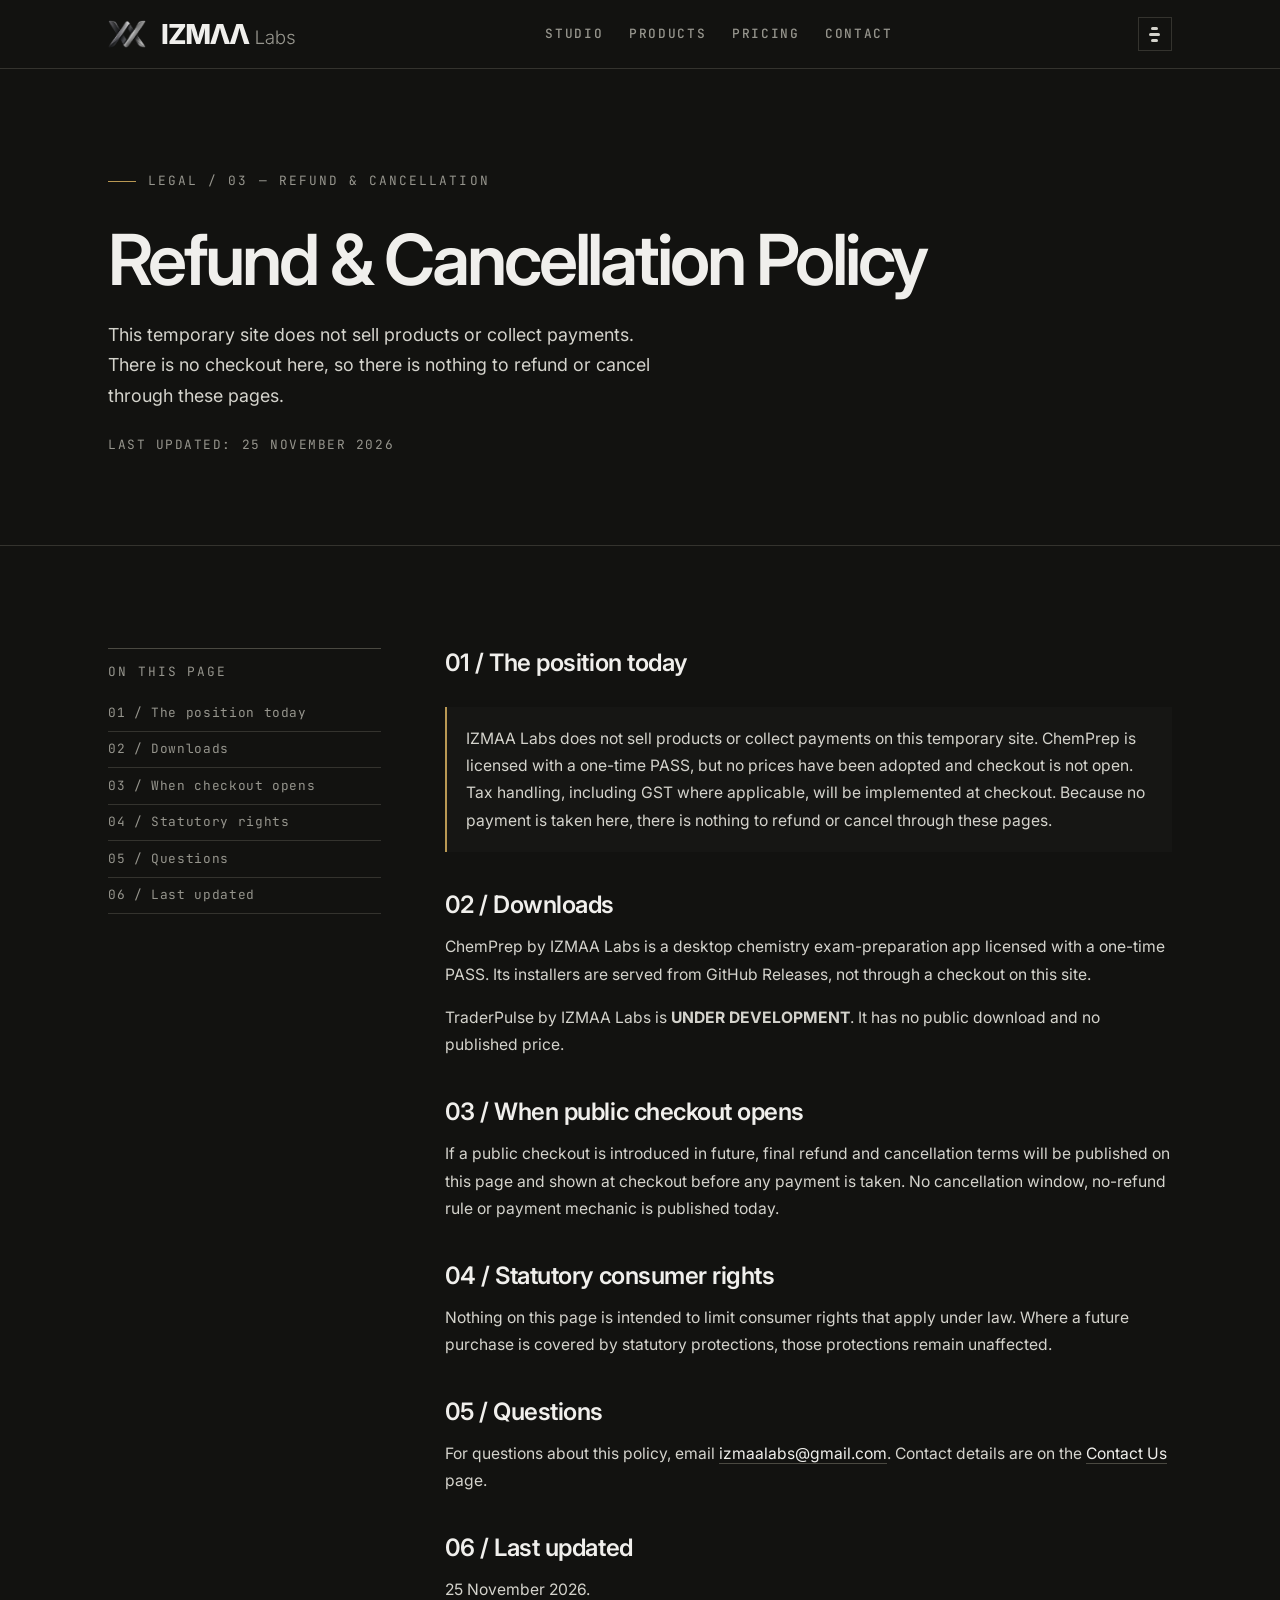
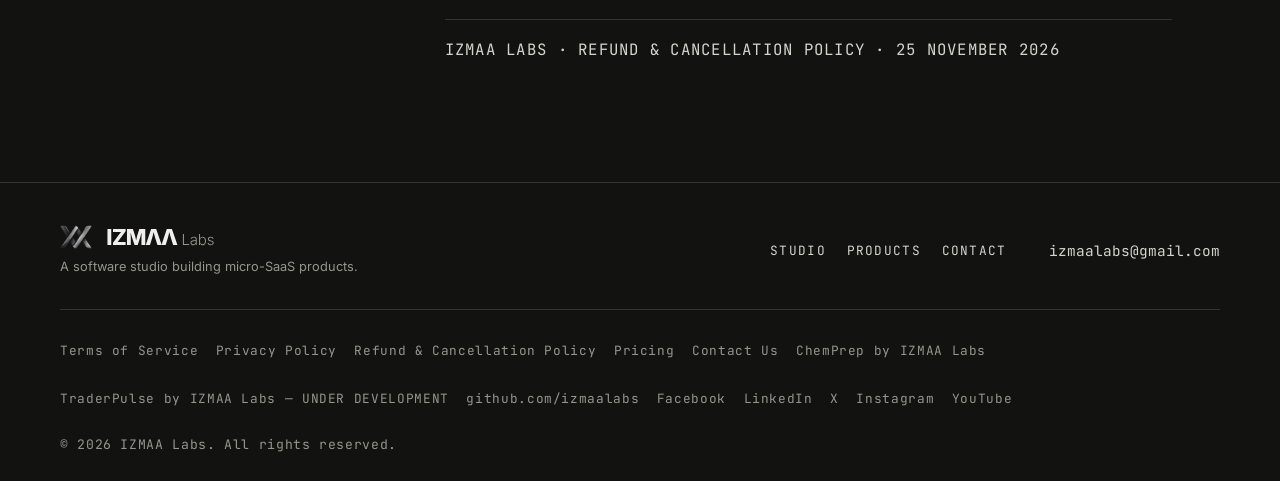
<file: refund-cancellation-policy/index.html>
<!doctype html>
<html lang="en" data-theme="dark">
  <head>
    <meta charset="utf-8" />
    <meta name="viewport" content="width=device-width, initial-scale=1" />
    <title>Refund &amp; Cancellation Policy — IZMAA Labs</title>
    <meta
      name="description"
      content="IZMAA Labs collects no payments on this temporary site. Future refund and cancellation terms will be published before any checkout opens. Questions? Email us."
    />
    <meta name="theme-color" content="#121210" />
    <meta property="og:type" content="website" />
    <meta property="og:site_name" content="IZMAA Labs" />
    <meta property="og:title" content="Refund &amp; Cancellation Policy — IZMAA Labs" />
    <meta property="og:description" content="No payments are collected on this temporary site. Future refund and cancellation terms will be published before checkout opens. Last updated 25 November 2026." />
    <link rel="canonical" href="https://izmaalabs.github.io/refund-cancellation-policy/" />
    <meta property="og:url" content="https://izmaalabs.github.io/refund-cancellation-policy/" />
    <meta property="og:image" content="https://izmaalabs.github.io/assets/izmaalabs-logo.png" />
    <meta name="twitter:card" content="summary" />
    <meta name="twitter:site" content="@izmaalabs" />
    <meta name="twitter:title" content="Refund &amp; Cancellation Policy — IZMAA Labs" />
    <meta name="twitter:description" content="No payments are collected on the IZMAA Labs temporary site. Future refund terms will be published before checkout opens." />
    <meta name="twitter:image" content="https://izmaalabs.github.io/assets/izmaalabs-logo.png" />
    <script type="application/ld+json">
      {
        "@context": "https://schema.org",
        "@type": "Organization",
        "@id": "https://izmaalabs.github.io/#organization",
        "name": "IZMAA Labs",
        "url": "https://izmaalabs.github.io/",
        "email": "izmaalabs@gmail.com",
        "description": "A software studio building micro-SaaS products.",
        "sameAs": ["https://github.com/izmaalabs"]
      }
    </script>
    <link rel="icon" href="../assets/favicon.png" />
    <link rel="preconnect" href="https://fonts.googleapis.com" />
    <link rel="preconnect" href="https://fonts.gstatic.com" crossorigin />
    <link
      href="https://fonts.googleapis.com/css2?family=Inter:wght@400;500;600;700;800&family=JetBrains+Mono:wght@400;500;600&family=Source+Serif+4:ital,opsz,wght@0,8..60,400;0,8..60,600;1,8..60,400&display=swap"
      rel="stylesheet"
    />
    <script>
      (function () {
        try {
          var stored = localStorage.getItem('cp-theme');
          if (stored === 'light') {
            document.documentElement.setAttribute('data-theme', 'light');
          }
        } catch (e) {}
      })();
    </script>
    <link rel="stylesheet" href="../styles.css" />
    <script defer src="../app.js"></script>
  </head>
  <body class="instrument" data-accent="studio">
    <a class="skip-link" href="#main">Skip to content</a>

    <header class="site-header" id="site-header">
      <div class="site-header__inner">
        <a class="site-logo" href="../index.html" aria-label="IZMAA Labs home">
          <img class="site-logo__glyph" src="../assets/izmaalabs-logo.png" alt="" aria-hidden="true" width="46" height="34" loading="eager" decoding="async" />
          <img class="site-logo__mark site-logo__mark--word" src="../assets/izmaalabs-wordmark-dark.svg" data-wordmark="true" alt="IZMAA Labs" width="130" height="43" loading="eager" decoding="async" />
        </a>
        <nav class="site-nav" aria-label="Primary">
          <ul>
            <li><a href="../index.html">Studio</a></li>
            <li><a href="../index.html#products">Products</a></li>
            <li><a href="../pricing/index.html">Pricing</a></li>
            <li><a href="../contact/index.html">Contact</a></li>
          </ul>
        </nav>
        <div class="site-header__actions">
          <button id="theme-toggle" class="icon-button" type="button" aria-label="Toggle color theme"></button>
          <button id="menu-toggle" class="icon-button menu-toggle" type="button" aria-label="Open menu" aria-expanded="false" aria-controls="mobile-menu">
            <span class="menu-toggle__icon" aria-hidden="true"></span>
          </button>
        </div>
      </div>
      <div id="mobile-menu" class="mobile-menu" hidden></div>
    </header>

    <main id="main">
      <section class="inst-hero inst-hero--text" aria-labelledby="page-title">
        <div class="inst-container inst-hero__grid">
          <div class="inst-hero__copy reveal">
            <p class="inst-hero__index">Legal / 03 — Refund &amp; Cancellation</p>
            <h1 id="page-title">Refund &amp; Cancellation Policy</h1>
            <p class="inst-lead">
              This temporary site does not sell products or collect payments.
              There is no checkout here, so there is nothing to refund or cancel
              through these pages.
            </p>
            <p class="inst-hero__fine">Last updated: 25 November 2026</p>
          </div>
        </div>
      </section>

      <section class="inst-section inst-section--flush">
        <div class="inst-container inst-legal__layout">
          <nav class="inst-toc" aria-label="On this page">
            <p class="inst-toc__head">On this page</p>
            <a href="#today">01 / The position today</a>
            <a href="#downloads">02 / Downloads</a>
            <a href="#future-checkout">03 / When checkout opens</a>
            <a href="#statutory-rights">04 / Statutory rights</a>
            <a href="#questions">05 / Questions</a>
            <a href="#last-updated">06 / Last updated</a>
          </nav>

          <div class="inst-legal reveal">
            <h2 id="today">01 / The position today</h2>
            <div class="inst-callout">
              <p>
                IZMAA Labs does not sell products or collect payments on this
                temporary site. ChemPrep is licensed with a one-time PASS, but
                no prices have been adopted and checkout is not open. Tax
                handling, including GST where applicable, will be implemented
                at checkout. Because no payment is taken here, there is nothing
                to refund or cancel through these pages.
              </p>
            </div>

            <h2 id="downloads">02 / Downloads</h2>
            <p>
              ChemPrep by IZMAA Labs is a desktop chemistry exam-preparation
              app licensed with a one-time PASS. Its installers are served from
              GitHub Releases, not through a checkout on this site.
            </p>
            <p>
              TraderPulse by IZMAA Labs is <strong>UNDER DEVELOPMENT</strong>.
              It has no public download and no published price.
            </p>

            <h2 id="future-checkout">03 / When public checkout opens</h2>
            <p>
              If a public checkout is introduced in future, final
              refund and cancellation terms will be published on this page and
              shown at checkout before any payment is taken. No cancellation
              window, no-refund rule or payment mechanic is published today.
            </p>

            <h2 id="statutory-rights">04 / Statutory consumer rights</h2>
            <p>
              Nothing on this page is intended to limit consumer rights that
              apply under law. Where a future purchase is covered by statutory
              protections, those protections remain unaffected.
            </p>

            <h2 id="questions">05 / Questions</h2>
            <p>
              For questions about this policy, email
              <a href="mailto:izmaalabs@gmail.com">izmaalabs@gmail.com</a>.
              Contact details are on the
              <a href="../contact/index.html">Contact Us</a> page.
            </p>

            <h2 id="last-updated">06 / Last updated</h2>
            <p>25 November 2026.</p>

            <p class="inst-legal__meta">IZMAA Labs · Refund &amp; Cancellation Policy · 25 November 2026</p>
          </div>
        </div>
      </section>
    </main>

    <footer class="site-footer">
      <div class="site-footer__inner">
        <div class="site-footer__brand">
          <a class="site-logo" href="../index.html" aria-label="IZMAA Labs home">
            <img class="site-logo__glyph site-logo__glyph--footer" src="../assets/izmaalabs-logo.png" alt="" aria-hidden="true" width="34" height="26" loading="lazy" decoding="async" />
            <img class="site-logo__mark site-logo__mark--word" src="../assets/izmaalabs-wordmark-dark.svg" data-wordmark="true" alt="IZMAA Labs" width="78" height="26" loading="lazy" decoding="async" />
          </a>
          <span class="site-footer__studio">A software studio building micro-SaaS products.</span>
        </div>
        <nav class="site-footer__nav" aria-label="Footer">
          <ul>
            <li><a href="../index.html">Studio</a></li>
            <li><a href="../index.html#products">Products</a></li>
            <li><a href="../contact/index.html">Contact</a></li>
          </ul>
        </nav>
        <a class="site-footer__mail" href="mailto:izmaalabs@gmail.com">izmaalabs@gmail.com</a>
      </div>
      <div class="site-footer__base">
        <div class="inst-footer-links">
          <a href="../terms-of-service/index.html">Terms of Service</a>
          <a href="../privacy-policy/index.html">Privacy Policy</a>
          <a href="../refund-cancellation-policy/index.html" aria-current="page">Refund &amp; Cancellation Policy</a>
          <a href="../pricing/index.html">Pricing</a>
          <a href="../contact/index.html">Contact Us</a>
          <a href="../chemprep/index.html">ChemPrep by IZMAA Labs</a>
          <a href="../traderpulse/index.html">TraderPulse by IZMAA Labs — UNDER DEVELOPMENT</a>
          <a href="https://github.com/izmaalabs" target="_blank" rel="noopener">github.com/izmaalabs</a>
          <a href="https://www.facebook.com/izmaalabs" target="_blank" rel="noopener">Facebook</a>
          <a href="https://www.linkedin.com/company/izmaalabs/" target="_blank" rel="noopener">LinkedIn</a>
          <a href="https://x.com/izmaalabs" target="_blank" rel="noopener">X</a>
          <a href="https://www.instagram.com/izmaalabs/" target="_blank" rel="noopener">Instagram</a>
          <a href="https://www.youtube.com/@izmaalabs" target="_blank" rel="noopener">YouTube</a>
        </div>
        <p class="site-credit">© 2026 IZMAA Labs. All rights reserved.</p>
      </div>
    </footer>
  </body>
</html>
</file>
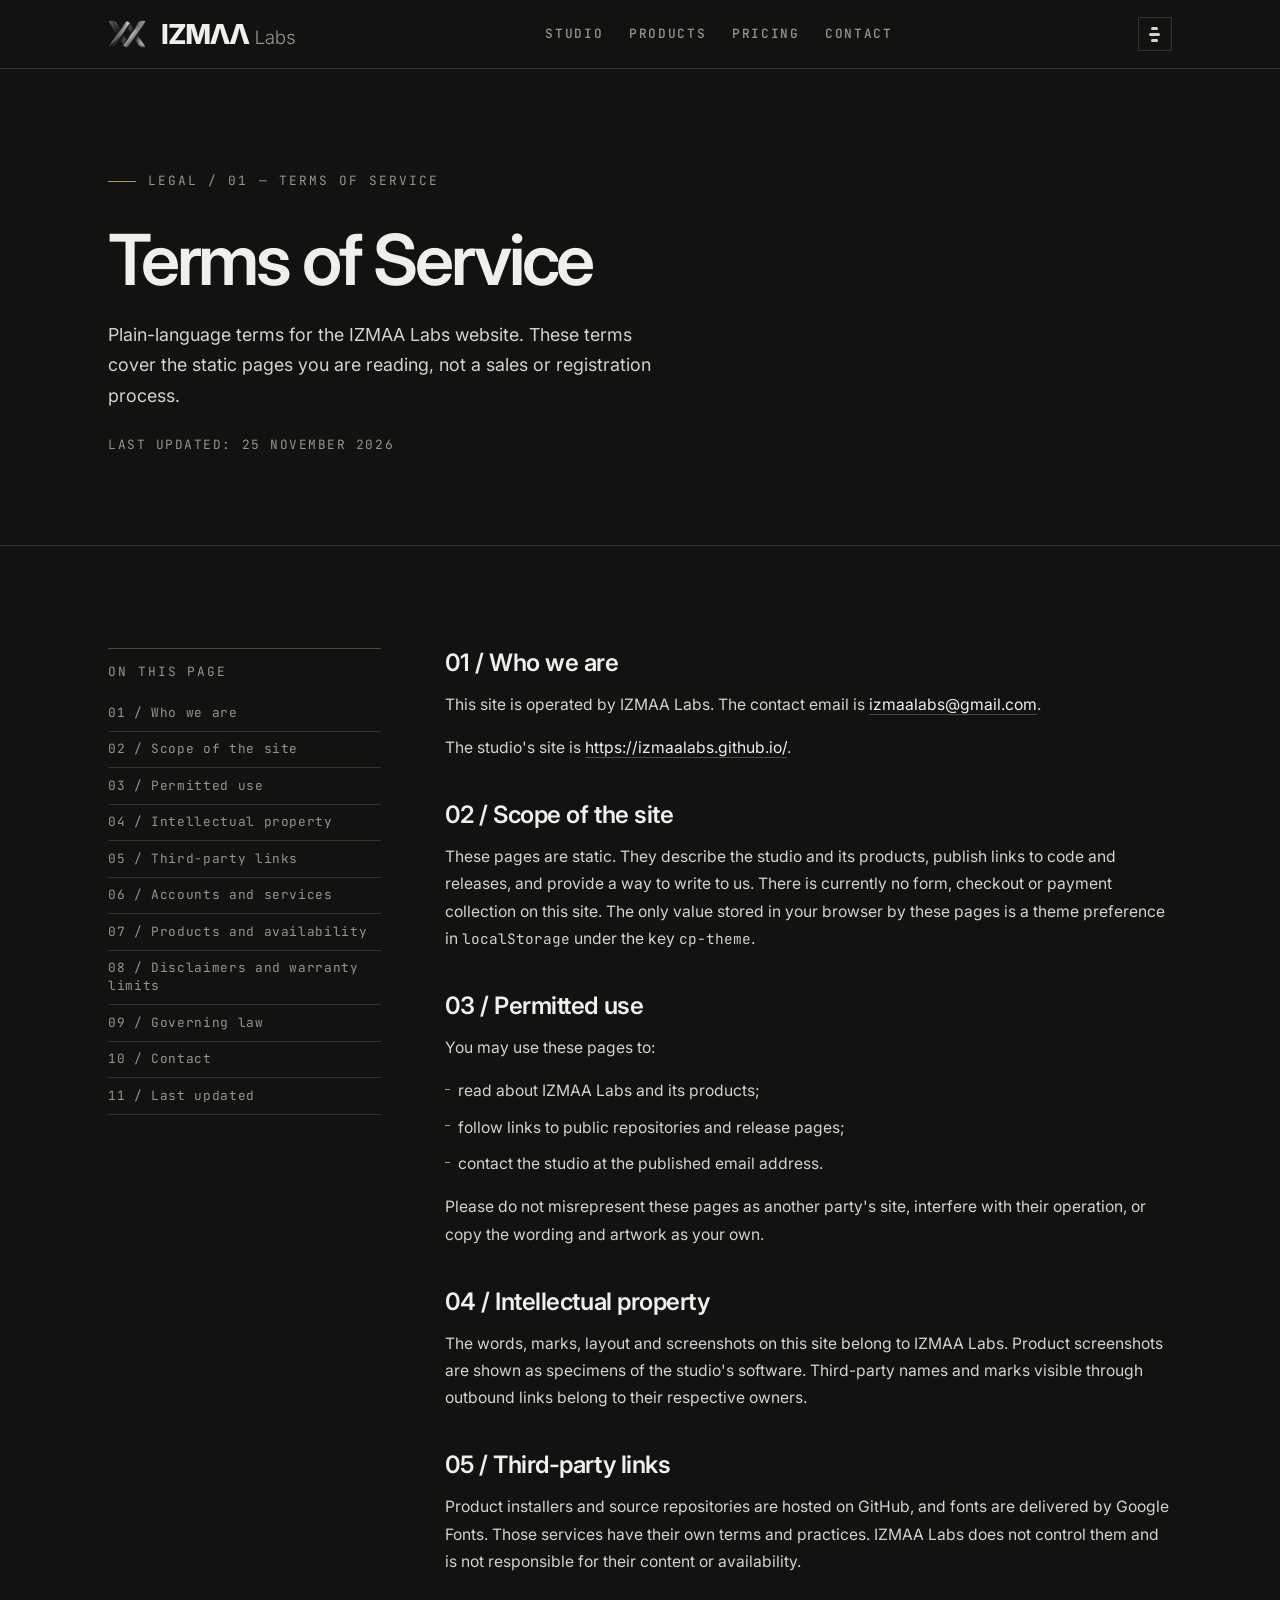
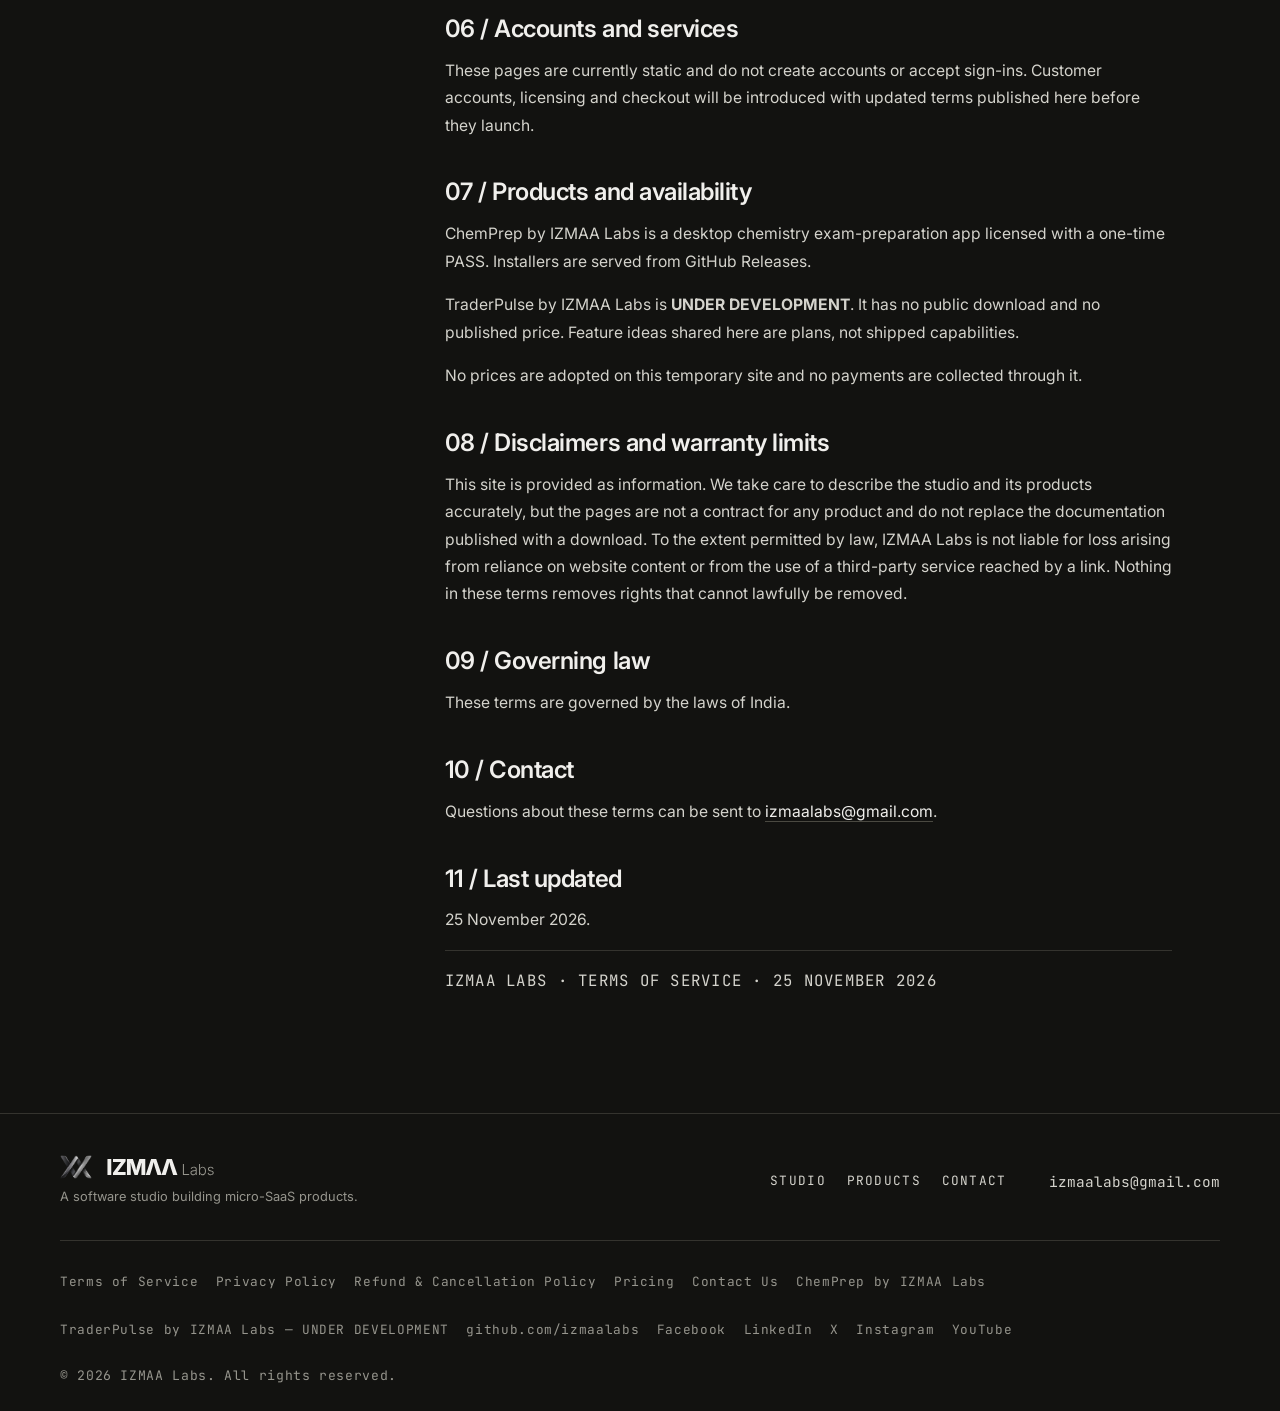
<file: terms-of-service/index.html>
<!doctype html>
<html lang="en" data-theme="dark">
  <head>
    <meta charset="utf-8" />
    <meta name="viewport" content="width=device-width, initial-scale=1" />
    <title>Terms of Service — IZMAA Labs</title>
    <meta
      name="description"
      content="IZMAA Labs Terms of Service: permitted use, intellectual property, product availability, disclaimers and governing law. Read the plain-language terms."
    />
    <meta name="theme-color" content="#121210" />
    <meta property="og:type" content="website" />
    <meta property="og:site_name" content="IZMAA Labs" />
    <meta property="og:title" content="Terms of Service — IZMAA Labs" />
    <meta property="og:description" content="Plain-language terms for the IZMAA Labs static site. Last updated 25 November 2026." />
    <link rel="canonical" href="https://izmaalabs.github.io/terms-of-service/" />
    <meta property="og:url" content="https://izmaalabs.github.io/terms-of-service/" />
    <meta property="og:image" content="https://izmaalabs.github.io/assets/izmaalabs-logo.png" />
    <meta name="twitter:card" content="summary" />
    <meta name="twitter:site" content="@izmaalabs" />
    <meta name="twitter:title" content="Terms of Service — IZMAA Labs" />
    <meta name="twitter:description" content="Terms covering the IZMAA Labs static site, product availability, intellectual property and governing law." />
    <meta name="twitter:image" content="https://izmaalabs.github.io/assets/izmaalabs-logo.png" />
    <script type="application/ld+json">
      {
        "@context": "https://schema.org",
        "@type": "Organization",
        "@id": "https://izmaalabs.github.io/#organization",
        "name": "IZMAA Labs",
        "url": "https://izmaalabs.github.io/",
        "email": "izmaalabs@gmail.com",
        "description": "A software studio building micro-SaaS products.",
        "sameAs": ["https://github.com/izmaalabs"]
      }
    </script>
    <link rel="icon" href="../assets/favicon.png" />
    <link rel="preconnect" href="https://fonts.googleapis.com" />
    <link rel="preconnect" href="https://fonts.gstatic.com" crossorigin />
    <link
      href="https://fonts.googleapis.com/css2?family=Inter:wght@400;500;600;700;800&family=JetBrains+Mono:wght@400;500;600&family=Source+Serif+4:ital,opsz,wght@0,8..60,400;0,8..60,600;1,8..60,400&display=swap"
      rel="stylesheet"
    />
    <script>
      (function () {
        try {
          var stored = localStorage.getItem('cp-theme');
          if (stored === 'light') {
            document.documentElement.setAttribute('data-theme', 'light');
          }
        } catch (e) {}
      })();
    </script>
    <link rel="stylesheet" href="../styles.css" />
    <script defer src="../app.js"></script>
  </head>
  <body class="instrument" data-accent="studio">
    <a class="skip-link" href="#main">Skip to content</a>

    <header class="site-header" id="site-header">
      <div class="site-header__inner">
        <a class="site-logo" href="../index.html" aria-label="IZMAA Labs home">
          <img class="site-logo__glyph" src="../assets/izmaalabs-logo.png" alt="" aria-hidden="true" width="46" height="34" loading="eager" decoding="async" />
          <img class="site-logo__mark site-logo__mark--word" src="../assets/izmaalabs-wordmark-dark.svg" data-wordmark="true" alt="IZMAA Labs" width="130" height="43" loading="eager" decoding="async" />
        </a>
        <nav class="site-nav" aria-label="Primary">
          <ul>
            <li><a href="../index.html">Studio</a></li>
            <li><a href="../index.html#products">Products</a></li>
            <li><a href="../pricing/index.html">Pricing</a></li>
            <li><a href="../contact/index.html">Contact</a></li>
          </ul>
        </nav>
        <div class="site-header__actions">
          <button id="theme-toggle" class="icon-button" type="button" aria-label="Toggle color theme"></button>
          <button id="menu-toggle" class="icon-button menu-toggle" type="button" aria-label="Open menu" aria-expanded="false" aria-controls="mobile-menu">
            <span class="menu-toggle__icon" aria-hidden="true"></span>
          </button>
        </div>
      </div>
      <div id="mobile-menu" class="mobile-menu" hidden></div>
    </header>

    <main id="main">
      <section class="inst-hero inst-hero--text" aria-labelledby="page-title">
        <div class="inst-container inst-hero__grid">
          <div class="inst-hero__copy reveal">
            <p class="inst-hero__index">Legal / 01 — Terms of Service</p>
            <h1 id="page-title">Terms of Service</h1>
            <p class="inst-lead">
              Plain-language terms for the IZMAA Labs website. These terms cover
              the static pages you are reading, not a sales or registration
              process.
            </p>
            <p class="inst-hero__fine">Last updated: 25 November 2026</p>
          </div>
        </div>
      </section>

      <section class="inst-section inst-section--flush">
        <div class="inst-container inst-legal__layout">
          <nav class="inst-toc" aria-label="On this page">
            <p class="inst-toc__head">On this page</p>
            <a href="#who-we-are">01 / Who we are</a>
            <a href="#scope">02 / Scope of the site</a>
            <a href="#permitted-use">03 / Permitted use</a>
            <a href="#intellectual-property">04 / Intellectual property</a>
            <a href="#third-party-links">05 / Third-party links</a>
            <a href="#accounts">06 / Accounts and services</a>
            <a href="#products">07 / Products and availability</a>
            <a href="#disclaimers">08 / Disclaimers and warranty limits</a>
            <a href="#governing-law">09 / Governing law</a>
            <a href="#contact">10 / Contact</a>
            <a href="#last-updated">11 / Last updated</a>
          </nav>

          <div class="inst-legal reveal">
            <h2 id="who-we-are">01 / Who we are</h2>
            <p>
              This site is operated by IZMAA Labs. The contact email is
              <a href="mailto:izmaalabs@gmail.com">izmaalabs@gmail.com</a>.
            </p>
            <p>
              The studio's site is
              <a href="https://izmaalabs.github.io/">https://izmaalabs.github.io/</a>.
            </p>

            <h2 id="scope">02 / Scope of the site</h2>
            <p>
              These pages are static. They describe the studio and its products,
              publish links to code and releases, and provide a way to write to
              us. There is currently no form, checkout or payment collection on
              this site. The only value stored in
              your browser by these pages is a theme preference in
              <code>localStorage</code> under the key <code>cp-theme</code>.
            </p>

            <h2 id="permitted-use">03 / Permitted use</h2>
            <p>You may use these pages to:</p>
            <ul>
              <li>read about IZMAA Labs and its products;</li>
              <li>follow links to public repositories and release pages;</li>
              <li>contact the studio at the published email address.</li>
            </ul>
            <p>
              Please do not misrepresent these pages as another party's site,
              interfere with their operation, or copy the wording and artwork as
              your own.
            </p>

            <h2 id="intellectual-property">04 / Intellectual property</h2>
            <p>
              The words, marks, layout and screenshots on this site belong to
              IZMAA Labs. Product screenshots are shown as specimens of the
              studio's software. Third-party names and marks visible through
              outbound links belong to their respective owners.
            </p>

            <h2 id="third-party-links">05 / Third-party links</h2>
            <p>
              Product installers and source repositories are hosted on GitHub,
              and fonts are delivered by Google Fonts. Those services have their
              own terms and practices. IZMAA Labs does not control them and is
              not responsible for their content or availability.
            </p>

            <h2 id="accounts">06 / Accounts and services</h2>
            <p>
              These pages are currently static and do not create accounts or
              accept sign-ins. Customer accounts, licensing and checkout will be
              introduced with updated terms published here before they launch.
            </p>

            <h2 id="products">07 / Products and availability</h2>
            <p>
              ChemPrep by IZMAA Labs is a desktop chemistry exam-preparation
              app licensed with a one-time PASS. Installers are served from
              GitHub Releases.
            </p>
            <p>
              TraderPulse by IZMAA Labs is <strong>UNDER DEVELOPMENT</strong>.
              It has no public download and no published price. Feature ideas
              shared here are plans, not shipped capabilities.
            </p>
            <p>
              No prices are adopted on this temporary site and no payments are
              collected through it.
            </p>

            <h2 id="disclaimers">08 / Disclaimers and warranty limits</h2>
            <p>
              This site is provided as information. We take care to describe the
              studio and its products accurately, but the pages are not a
              contract for any product and do not replace the documentation
              published with a download. To the extent permitted by law, IZMAA
              Labs is not liable for loss arising from reliance on website
              content or from the use of a third-party service reached by a
              link. Nothing in these terms removes rights that cannot lawfully
              be removed.
            </p>

            <h2 id="governing-law">09 / Governing law</h2>
            <p>
              These terms are governed by the laws of India.
            </p>

            <h2 id="contact">10 / Contact</h2>
            <p>
              Questions about these terms can be sent to
              <a href="mailto:izmaalabs@gmail.com">izmaalabs@gmail.com</a>.
            </p>

            <h2 id="last-updated">11 / Last updated</h2>
            <p>25 November 2026.</p>

            <p class="inst-legal__meta">IZMAA Labs · Terms of Service · 25 November 2026</p>
          </div>
        </div>
      </section>
    </main>

    <footer class="site-footer">
      <div class="site-footer__inner">
        <div class="site-footer__brand">
          <a class="site-logo" href="../index.html" aria-label="IZMAA Labs home">
            <img class="site-logo__glyph site-logo__glyph--footer" src="../assets/izmaalabs-logo.png" alt="" aria-hidden="true" width="34" height="26" loading="lazy" decoding="async" />
            <img class="site-logo__mark site-logo__mark--word" src="../assets/izmaalabs-wordmark-dark.svg" data-wordmark="true" alt="IZMAA Labs" width="78" height="26" loading="lazy" decoding="async" />
          </a>
          <span class="site-footer__studio">A software studio building micro-SaaS products.</span>
        </div>
        <nav class="site-footer__nav" aria-label="Footer">
          <ul>
            <li><a href="../index.html">Studio</a></li>
            <li><a href="../index.html#products">Products</a></li>
            <li><a href="../contact/index.html">Contact</a></li>
          </ul>
        </nav>
        <a class="site-footer__mail" href="mailto:izmaalabs@gmail.com">izmaalabs@gmail.com</a>
      </div>
      <div class="site-footer__base">
        <div class="inst-footer-links">
          <a href="../terms-of-service/index.html" aria-current="page">Terms of Service</a>
          <a href="../privacy-policy/index.html">Privacy Policy</a>
          <a href="../refund-cancellation-policy/index.html">Refund &amp; Cancellation Policy</a>
          <a href="../pricing/index.html">Pricing</a>
          <a href="../contact/index.html">Contact Us</a>
          <a href="../chemprep/index.html">ChemPrep by IZMAA Labs</a>
          <a href="../traderpulse/index.html">TraderPulse by IZMAA Labs — UNDER DEVELOPMENT</a>
          <a href="https://github.com/izmaalabs" target="_blank" rel="noopener">github.com/izmaalabs</a>
          <a href="https://www.facebook.com/izmaalabs" target="_blank" rel="noopener">Facebook</a>
          <a href="https://www.linkedin.com/company/izmaalabs/" target="_blank" rel="noopener">LinkedIn</a>
          <a href="https://x.com/izmaalabs" target="_blank" rel="noopener">X</a>
          <a href="https://www.instagram.com/izmaalabs/" target="_blank" rel="noopener">Instagram</a>
          <a href="https://www.youtube.com/@izmaalabs" target="_blank" rel="noopener">YouTube</a>
        </div>
        <p class="site-credit">© 2026 IZMAA Labs. All rights reserved.</p>
      </div>
    </footer>
  </body>
</html>
</file>
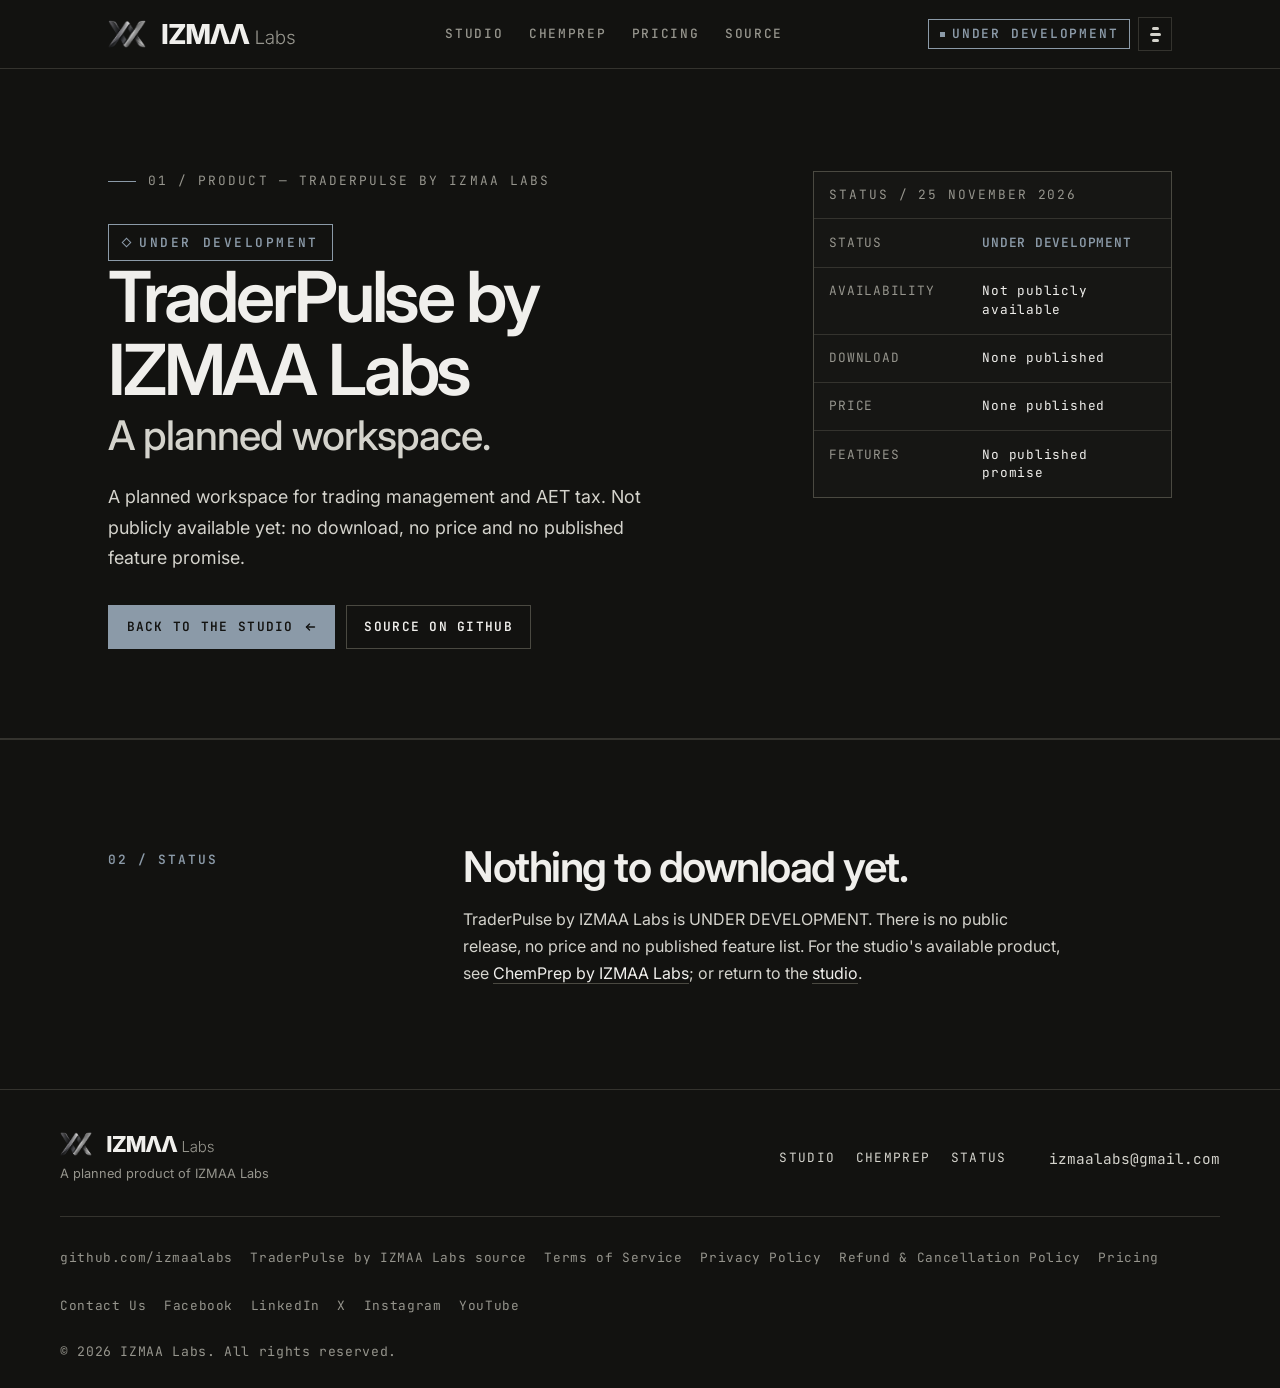
<file: traderpulse/index.html>
<!doctype html>
<html lang="en" data-theme="dark">
  <head>
    <meta charset="utf-8" />
    <meta name="viewport" content="width=device-width, initial-scale=1" />
    <title>TraderPulse by IZMAA Labs — UNDER DEVELOPMENT</title>
    <meta
      name="description"
      content="TraderPulse by IZMAA Labs is UNDER DEVELOPMENT: a planned workspace for trading management and AET tax. No public download or published price."
    />
    <meta name="theme-color" content="#121210" />
    <meta property="og:type" content="website" />
    <meta property="og:site_name" content="IZMAA Labs" />
    <meta property="og:title" content="TraderPulse by IZMAA Labs — UNDER DEVELOPMENT" />
    <meta
      property="og:description"
      content="TraderPulse by IZMAA Labs is UNDER DEVELOPMENT: a planned workspace for trading management and AET tax. No public download or price."
    />
    <link rel="canonical" href="https://izmaalabs.github.io/traderpulse/" />
    <meta property="og:url" content="https://izmaalabs.github.io/traderpulse/" />
    <meta property="og:image" content="https://izmaalabs.github.io/assets/izmaalabs-logo.png" />
    <meta name="twitter:card" content="summary" />
    <meta name="twitter:site" content="@izmaalabs" />
    <meta name="twitter:title" content="TraderPulse by IZMAA Labs — UNDER DEVELOPMENT" />
    <meta name="twitter:description" content="A planned workspace for trading management and AET tax. No public download and no price." />
    <meta name="twitter:image" content="https://izmaalabs.github.io/assets/izmaalabs-logo.png" />
    <script type="application/ld+json">
      {
        "@context": "https://schema.org",
        "@type": "Organization",
        "@id": "https://izmaalabs.github.io/#organization",
        "name": "IZMAA Labs",
        "url": "https://izmaalabs.github.io/",
        "email": "izmaalabs@gmail.com",
        "description": "A software studio building micro-SaaS products.",
        "sameAs": ["https://github.com/izmaalabs"]
      }
    </script>
    <link rel="icon" href="../assets/favicon.png" />
    <link rel="preconnect" href="https://fonts.googleapis.com" />
    <link rel="preconnect" href="https://fonts.gstatic.com" crossorigin />
    <link
      href="https://fonts.googleapis.com/css2?family=Inter:wght@400;500;600;700;800&family=JetBrains+Mono:wght@400;500;600&family=Source+Serif+4:ital,opsz,wght@0,8..60,400;0,8..60,600;1,8..60,400&display=swap"
      rel="stylesheet"
    />
    <script>
      (function () {
        try {
          var stored = localStorage.getItem('cp-theme');
          if (stored === 'light') {
            document.documentElement.setAttribute('data-theme', 'light');
          }
        } catch (e) {}
      })();
    </script>
    <link rel="stylesheet" href="../styles.css" />
    <script defer src="../app.js"></script>
  </head>
  <body class="instrument" data-accent="traderpulse">
    <a class="skip-link" href="#main">Skip to content</a>

    <header class="site-header" id="site-header">
      <div class="site-header__inner">
        <a class="site-logo" href="../index.html" aria-label="IZMAA Labs home">
          <img
            class="site-logo__glyph"
            src="../assets/izmaalabs-logo.png"
            alt=""
            aria-hidden="true"
            width="46"
            height="34" loading="eager" decoding="async" />
          <img
            class="site-logo__mark site-logo__mark--word"
            src="../assets/izmaalabs-wordmark-dark.svg"
            data-wordmark="true"
            alt="IZMAA Labs"
            width="130"
            height="43" loading="eager" decoding="async" />
        </a>

        <nav class="site-nav" aria-label="Primary">
          <ul>
            <li><a href="../index.html">Studio</a></li>
            <li><a href="../chemprep/index.html">ChemPrep</a></li>
            <li><a href="../pricing/index.html">Pricing</a></li>
            <li>
              <a href="https://github.com/izmaalabs/traderpulse" target="_blank" rel="noopener">Source</a>
            </li>
          </ul>
        </nav>

        <div class="site-header__actions">
          <span class="inst-tag">UNDER DEVELOPMENT</span>
          <button
            id="theme-toggle"
            class="icon-button"
            type="button"
            aria-label="Toggle color theme"
          ></button>
          <button
            id="menu-toggle"
            class="icon-button menu-toggle"
            type="button"
            aria-label="Open menu"
            aria-expanded="false"
            aria-controls="mobile-menu"
          >
            <span class="menu-toggle__icon" aria-hidden="true"></span>
          </button>
        </div>
      </div>
      <div id="mobile-menu" class="mobile-menu" hidden></div>
    </header>

    <main id="main">
      <section class="inst-hero inst-hero--single" aria-labelledby="hero-title">
        <div class="inst-container inst-hero__grid">
          <div class="inst-hero__copy reveal">
            <p class="inst-hero__index">01 / Product — TraderPulse by IZMAA Labs</p>
            <p class="inst-status-stamp">UNDER DEVELOPMENT</p>
            <h1 id="hero-title">
              TraderPulse by IZMAA Labs
              <span>A planned workspace.</span>
            </h1>
            <p class="inst-lead">
              A planned workspace for trading management and AET tax.
              Not publicly available yet: no download, no price and no published
              feature promise.
            </p>
            <div class="inst-actions">
              <a class="inst-btn inst-btn--primary" href="../index.html">
                Back to the studio
                <svg viewBox="0 0 12 12" width="12" height="12" fill="none" stroke="currentColor" stroke-width="1.4" stroke-linecap="round" stroke-linejoin="round" aria-hidden="true">
                  <path d="M10.5 6h-8" />
                  <path d="M5.5 3 2.5 6 5.5 9" />
                </svg>
              </a>
              <a
                class="inst-btn"
                href="https://github.com/izmaalabs/traderpulse"
                target="_blank"
                rel="noopener"
              >
                Source on GitHub
              </a>
            </div>
          </div>

          <div class="inst-status-panel reveal" role="group" aria-label="Development status">
            <div class="inst-status-panel__head">Status / 25 November 2026</div>
            <dl>
              <div class="inst-status-row"><dt>Status</dt><dd><strong>UNDER DEVELOPMENT</strong></dd></div>
              <div class="inst-status-row"><dt>Availability</dt><dd>Not publicly available</dd></div>
              <div class="inst-status-row"><dt>Download</dt><dd>None published</dd></div>
              <div class="inst-status-row"><dt>Price</dt><dd>None published</dd></div>
              <div class="inst-status-row"><dt>Features</dt><dd>No published promise</dd></div>
            </dl>
          </div>
        </div>
      </section>

      <section class="inst-section" id="status" aria-labelledby="status-title">
        <div class="inst-container inst-section__head">
          <div><span class="inst-section__label">02 / Status</span></div>
          <div>
            <h2 class="inst-section__title" id="status-title">Nothing to download yet.</h2>
            <p class="inst-section__note">
              TraderPulse by IZMAA Labs is UNDER DEVELOPMENT. There is no public
              release, no price and no published feature list. For the studio's
              available product, see
              <a href="../chemprep/index.html">ChemPrep by IZMAA Labs</a>; or return to the
              <a href="../index.html">studio</a>.
            </p>
          </div>
        </div>
      </section>
    </main>

    <footer class="site-footer">
      <div class="site-footer__inner">
        <div class="site-footer__brand">
          <a class="site-logo" href="../index.html" aria-label="IZMAA Labs home">
            <img
              class="site-logo__glyph site-logo__glyph--footer"
              src="../assets/izmaalabs-logo.png"
              alt=""
              aria-hidden="true"
              width="34"
              height="26" loading="lazy" decoding="async" />
            <img
              class="site-logo__mark site-logo__mark--word"
              src="../assets/izmaalabs-wordmark-dark.svg"
              data-wordmark="true"
              alt="IZMAA Labs"
              width="78"
              height="26" loading="lazy" decoding="async" />
          </a>
          <span class="site-footer__studio">A planned product of IZMAA Labs</span>
        </div>
        <nav class="site-footer__nav" aria-label="Footer">
          <ul>
            <li><a href="../index.html">Studio</a></li>
            <li><a href="../chemprep/index.html">ChemPrep</a></li>
            <li><a href="#status">Status</a></li>
          </ul>
        </nav>
        <a class="site-footer__mail" href="mailto:izmaalabs@gmail.com">izmaalabs@gmail.com</a>
      </div>
      <div class="site-footer__base">
        <div class="inst-footer-links">
          <a href="https://github.com/izmaalabs" target="_blank" rel="noopener">github.com/izmaalabs</a>
          <a href="https://github.com/izmaalabs/traderpulse" target="_blank" rel="noopener">TraderPulse by IZMAA Labs source</a>
          <a href="../terms-of-service/index.html">Terms of Service</a>
          <a href="../privacy-policy/index.html">Privacy Policy</a>
          <a href="../refund-cancellation-policy/index.html">Refund &amp; Cancellation Policy</a>
          <a href="../pricing/index.html">Pricing</a>
          <a href="../contact/index.html">Contact Us</a>
          <a href="https://www.facebook.com/izmaalabs" target="_blank" rel="noopener">Facebook</a>
          <a href="https://www.linkedin.com/company/izmaalabs/" target="_blank" rel="noopener">LinkedIn</a>
          <a href="https://x.com/izmaalabs" target="_blank" rel="noopener">X</a>
          <a href="https://www.instagram.com/izmaalabs/" target="_blank" rel="noopener">Instagram</a>
          <a href="https://www.youtube.com/@izmaalabs" target="_blank" rel="noopener">YouTube</a>
        </div>
        <p class="site-credit">© 2026 IZMAA Labs. All rights reserved.</p>
      </div>
    </footer>
  </body>
</html>
</file>
<file: styles.css>
/* ==========================================================================
   ChemPrep × IZMAA Labs — GitHub Pages landing
   "Quantized Lab" — dark-first, Swiss grid, hairline borders, soft radials
   ========================================================================== */

/* ---------- Theme tokens ---------- */
html {
  --brand-grad: linear-gradient(90deg, #7f5171 0%, #2a5e2c 100%);
  --mauve-50: #f7f3f6;
  --mauve-200: #dfcdda;
  --mauve-300: #c9abc0;
  --mauve-400: #ac7c9d;
  --mauve-500: #7f5171;
  --mauve-600: #6d4661;
  --mauve-700: #57384e;
  --forest-400: #5a9858;
  --forest-500: #3b7a3d;
  --forest-600: #2a5e2c;
  --bg: #121210;
  --surface: #2c2b26;
  --surface-hover: #3a3934;
  --border: #4a4941;
  --border-soft: #34332e;
  --glow: #4a3a44;
  --header-bg: rgba(18, 18, 16, 0.72);
  --header-border: rgba(122, 120, 108, 0.2);
  --term-bg: #0d0d0c;
  --text-primary: #f0efec;
  --text-secondary: #d4d3cc;
  --text-muted: #96958d;

  --font-sans: 'Inter', ui-sans-serif, system-ui, -apple-system, 'Segoe UI', Roboto,
    'Helvetica Neue', Arial, sans-serif;
  --font-mono: 'JetBrains Mono', ui-monospace, SFMono-Regular, Menlo, Consolas,
    'Liberation Mono', monospace;
  --font-serif: 'Source Serif 4', Georgia, 'Times New Roman', serif;

  /* Studio surface accents — one accent per surface. */
  --gold-300: #d8bf86;
  --gold-400: #b99853;
  --gold-500: #9c7d39;
  --gold-600: #7a612c;
  --slate-300: #aab6c1;
  --slate-400: #8b9aa8;
  --slate-500: #647586;
  --slate-600: #4b5a68;
  --ink: #121210;
  --on-accent: var(--ink);

  --accent: var(--gold-400);
  --accent-strong: var(--gold-500);
  --accent-deep: var(--gold-600);

  --radius-xs: 6px;
  --radius-sm: 8px;
  --radius-md: 12px;
  --radius-lg: 16px;
  --radius-xl: 22px;

  --max-w: 1180px;
  --nav-h: 72px;
  --ease: cubic-bezier(0.33, 1, 0.68, 1);

  --shadow-term: inset 0 1px 0 rgba(255, 255, 255, 0.03), 0 18px 40px -18px rgba(0, 0, 0, 0.55);
  --shadow-frame: 0 30px 70px -30px rgba(0, 0, 0, 0.6);
}

html[data-theme='light'] {
  --bg: var(--mauve-50);
  --surface: #e9e8e1;
  --surface-hover: #e2e0d8;
  --border: #c9c8bf;
  --border-soft: #dcdad2;
  --glow: #f0e6ec;
  --header-bg: rgba(250, 249, 245, 0.78);
  --header-border: rgba(60, 58, 48, 0.14);
  --term-bg: #f4f3ee;
  --text-primary: #1c1b17;
  --text-secondary: #3f3e38;
  --text-muted: #67665e;
  --ink: #1c1b17;
  --on-accent: var(--mauve-50);

  --accent: var(--gold-600);
  --accent-strong: var(--gold-500);
  --accent-deep: var(--gold-600);
}

/* ---------- Reset & base ---------- */
*,
*::before,
*::after {
  box-sizing: border-box;
  margin: 0;
  padding: 0;
}

html {
  scroll-behavior: smooth;
}

@media (prefers-reduced-motion: reduce) {
  html {
    scroll-behavior: auto;
  }
}

body {
  font-family: var(--font-sans);
  background: var(--bg);
  color: var(--text-primary);
  line-height: 1.6;
  -webkit-font-smoothing: antialiased;
  text-rendering: optimizeLegibility;
  overflow-x: hidden;
}

body {
  background-image:
    radial-gradient(38rem 26rem at 82% -6%, color-mix(in srgb, var(--mauve-500) 14%, transparent), transparent 62%),
    radial-gradient(34rem 24rem at -12% 18%, color-mix(in srgb, var(--forest-600) 10%, transparent), transparent 60%),
    radial-gradient(42rem 30rem at 50% 118%, color-mix(in srgb, var(--mauve-500) 9%, transparent), transparent 65%);
  background-repeat: no-repeat;
  transition: background-color 0.35s var(--ease), color 0.35s var(--ease);
}

::selection {
  background: color-mix(in srgb, var(--mauve-500) 38%, transparent);
  color: var(--text-primary);
}

img {
  display: block;
  max-width: 100%;
}

a {
  color: inherit;
  text-decoration: none;
}

button {
  font: inherit;
  color: inherit;
  background: none;
  border: 0;
  cursor: pointer;
}

ul {
  list-style: none;
}

.mono {
  font-family: var(--font-mono);
  font-size: 0.92em;
}

.nowrap {
  white-space: nowrap;
}

.visually-hidden {
  position: absolute;
  width: 1px;
  height: 1px;
  margin: -1px;
  padding: 0;
  overflow: hidden;
  clip: rect(0 0 0 0);
  white-space: nowrap;
  border: 0;
}

.skip-link {
  position: fixed;
  top: 0.75rem;
  left: 0.75rem;
  z-index: 150;
  transform: translateY(-180%);
  padding: 0.55rem 0.95rem;
  border-radius: var(--radius-sm);
  background: var(--surface);
  border: 1px solid var(--border);
  font-size: 0.9rem;
  font-weight: 600;
  transition: transform 0.2s var(--ease);
}

.skip-link:focus-visible {
  transform: translateY(0);
}

:focus-visible {
  outline: 2px solid var(--mauve-400);
  outline-offset: 2px;
  border-radius: 4px;
}

.gradient-text {
  background: var(--brand-grad);
  -webkit-background-clip: text;
  background-clip: text;
  color: transparent;
}

.eyebrow {
  font-size: 0.8rem;
  font-weight: 700;
  letter-spacing: 0.16em;
  text-transform: uppercase;
  color: var(--mauve-400);
}

/* ---------- Reveal on scroll (progressive enhancement; no-js stays visible) ---------- */
html.js .reveal {
  opacity: 0;
  transform: translateY(22px);
  transition: opacity 0.7s var(--ease), transform 0.7s var(--ease);
}

html.js .reveal.is-visible {
  opacity: 1;
  transform: none;
}

@media (prefers-reduced-motion: reduce) {
  html.js .reveal {
    opacity: 1;
    transform: none;
    transition: none;
  }
}

/* ---------- Header ---------- */
.site-header {
  position: sticky;
  top: 0;
  z-index: 100;
  background: var(--header-bg);
  -webkit-backdrop-filter: blur(14px) saturate(1.25);
  backdrop-filter: blur(14px) saturate(1.25);
  border-bottom: 1px solid var(--header-border);
}

.site-header__inner {
  max-width: var(--max-w);
  margin: 0 auto;
  padding: 0 1.5rem;
  height: var(--nav-h);
  display: flex;
  align-items: center;
  justify-content: space-between;
  gap: 1rem;
}

.site-logo {
  display: inline-flex;
  align-items: center;
  gap: 0.6rem;
  font-weight: 700;
  letter-spacing: -0.02em;
  font-size: 1.02rem;
  border-radius: var(--radius-sm);
}

.site-logo__mark {
  width: 28px;
  height: 28px;
}

/* Official studio mark beside the wordmark (lockup). */
.site-logo__glyph {
  width: auto;
  height: 34px;
}

.site-logo__glyph--footer {
  height: 26px;
}

.site-logo__v {
  margin-left: 2px;
  font-family: var(--font-mono);
  font-size: 0.8rem;
  font-weight: 600;
  letter-spacing: 0;
  color: var(--mauve-400);
  vertical-align: super;
}

.site-nav ul {
  display: flex;
  gap: 0.35rem;
}

.site-nav a {
  display: inline-block;
  padding: 0.45rem 0.85rem;
  border-radius: 999px;
  font-size: 0.92rem;
  font-weight: 500;
  color: var(--text-secondary);
}

.site-nav a:hover {
  color: var(--text-primary);
  background: color-mix(in srgb, var(--surface) 70%, transparent);
}

.site-nav a.is-active {
  color: var(--text-primary);
  background: color-mix(in srgb, var(--surface) 85%, transparent);
}

.site-header__actions {
  display: flex;
  align-items: center;
  gap: 0.4rem;
}

.icon-button {
  display: inline-flex;
  align-items: center;
  justify-content: center;
  width: 38px;
  height: 38px;
  border-radius: 10px;
  border: 1px solid transparent;
  color: var(--text-secondary);
  transition: color 0.2s, background-color 0.2s, border-color 0.2s;
}

.icon-button:hover {
  color: var(--text-primary);
  background: var(--surface-hover);
}

[data-icon] {
  display: block;
}

.theme-bars {
  display: grid;
  gap: 3px;
  justify-items: center;
}

.theme-bars b {
  display: block;
  width: 7px;
  height: 3px;
  border-radius: 2px;
  background: currentColor;
}

.theme-bars b:nth-child(2) {
  width: 11px;
}

.theme-sun {
  display: block;
  width: 17px;
  height: 17px;
  position: relative;
}

.theme-sun::before {
  content: '';
  position: absolute;
  inset: 3.5px;
  border-radius: 50%;
  background: currentColor;
}

.theme-sun i,
.theme-sun i::after {
  display: block;
  position: absolute;
  height: 3px;
  border-radius: 2px;
  background: currentColor;
}

.theme-sun i {
  width: 17px;
  top: 7px;
  left: 0;
}

.theme-sun i::after {
  content: '';
  width: 3px;
  height: 17px;
  top: -7px;
  left: 7px;
}

.menu-toggle {
  display: none;
}

.menu-toggle__icon,
.menu-toggle__icon::before,
.menu-toggle__icon::after {
  display: block;
  width: 15px;
  height: 2px;
  border-radius: 2px;
  background: currentColor;
  position: relative;
}

.menu-toggle__icon::before,
.menu-toggle__icon::after {
  content: '';
  position: absolute;
  left: 0;
}

.menu-toggle__icon::before {
  top: -5px;
}

.menu-toggle__icon::after {
  top: 5px;
}

.menu-toggle[aria-expanded='true'] .menu-toggle__icon {
  background: transparent;
}

.menu-toggle[aria-expanded='true'] .menu-toggle__icon::before {
  top: 0;
  transform: rotate(45deg);
}

.menu-toggle[aria-expanded='true'] .menu-toggle__icon::after {
  top: 0;
  transform: rotate(-45deg);
}

.mobile-menu {
  border-top: 1px solid var(--border-soft);
  background: var(--header-bg);
  -webkit-backdrop-filter: blur(14px);
  backdrop-filter: blur(14px);
}

.mobile-menu ul {
  max-width: var(--max-w);
  margin: 0 auto;
  padding: 0.5rem 1.5rem 1rem;
  display: grid;
  gap: 2px;
}

.mobile-menu a {
  display: block;
  padding: 0.7rem 0.6rem;
  border-radius: var(--radius-sm);
  font-size: 1.02rem;
  font-weight: 500;
  color: var(--text-primary);
}

.mobile-menu a:hover {
  background: var(--surface-hover);
}

/* ---------- Layout helpers ---------- */
.section {
  padding: 6.5rem 1.5rem;
}

.section__head {
  max-width: 760px;
}

.section__title {
  font-size: clamp(1.7rem, 3.4vw, 2.5rem);
  line-height: 1.14;
  letter-spacing: -0.025em;
  margin: 0.6rem 0 0.9rem;
}

.section__lead {
  color: var(--text-secondary);
  font-size: 1.06rem;
  max-width: 58ch;
}

/* ---------- Hero ---------- */
.hero {
  position: relative;
  overflow: hidden;
  padding: 5.2rem 1.5rem 5rem;
}

.hero__molecule {
  position: absolute;
  inset: 0;
  pointer-events: none;
  z-index: 0;
  opacity: 0.9;
}

html[data-theme='light'] .hero__molecule {
  opacity: 0.55;
}

.hero__svg {
  position: absolute;
  top: 50%;
  right: -10%;
  width: min(66vw, 680px);
  max-width: none;
  transform: translateY(-50%);
}

@media (max-width: 1080px) {
  .hero__svg {
    top: auto;
    bottom: 0;
    right: -24%;
    transform: none;
    width: min(92vw, 640px);
    opacity: 0.5;
  }
}

html[data-theme='light'] .hero__svg-fade {
  fill: #f0e6ec;
}

.hero__inner {
  position: relative;
  z-index: 1;
  max-width: var(--max-w);
  margin: 0 auto;
  display: grid;
  grid-template-columns: minmax(0, 5fr) minmax(0, 7fr);
  gap: 3.5rem;
  align-items: center;
}

.hero__copy {
  max-width: 42rem;
}

.hero__badge {
  display: inline-flex;
  align-items: center;
  gap: 0.5rem;
  padding: 0.4rem 0.9rem;
  border-radius: 999px;
  border: 1px solid var(--border);
  background: color-mix(in srgb, var(--surface) 65%, transparent);
  font-size: 0.82rem;
  font-weight: 600;
  color: var(--text-secondary);
}

.hero__dot {
  width: 8px;
  height: 8px;
  border-radius: 50%;
  background: var(--forest-400);
  box-shadow: 0 0 0 3px color-mix(in srgb, var(--forest-500) 24%, transparent);
  animation: pulse 2.6s ease-in-out infinite;
}

@keyframes pulse {
  50% {
    box-shadow: 0 0 0 6px color-mix(in srgb, var(--forest-500) 10%, transparent);
  }
}

@media (prefers-reduced-motion: reduce) {
  .hero__dot {
    animation: none;
  }
}

.hero__title {
  font-size: clamp(2.1rem, 5vw, 3.6rem);
  line-height: 1.06;
  letter-spacing: -0.035em;
  font-weight: 800;
  margin: 1.15rem 0 1.1rem;
}

.hero__lead {
  font-family: var(--font-serif);
  font-size: clamp(1.05rem, 1.6vw, 1.2rem);
  line-height: 1.6;
  color: var(--text-secondary);
  max-width: 46ch;
}

.hero__cta {
  display: flex;
  flex-wrap: wrap;
  gap: 0.85rem;
  margin-top: 1.9rem;
}

.hero__platform {
  margin-top: 1.7rem;
  display: flex;
  flex-wrap: wrap;
  gap: 0;
  font-size: 0.85rem;
  color: var(--text-muted);
}

.hero__platform li {
  display: flex;
  align-items: center;
  gap: 0.6rem;
}

.hero__platform li + li::before {
  content: '';
  width: 4px;
  height: 4px;
  border-radius: 50%;
  background: var(--border);
  margin: 0 0.75rem;
}

/* ---------- Buttons ---------- */
.btn {
  display: inline-flex;
  align-items: center;
  justify-content: center;
  gap: 0.55rem;
  padding: 0.8rem 1.5rem;
  border-radius: 12px;
  font-size: 0.98rem;
  font-weight: 600;
  letter-spacing: -0.01em;
  line-height: 1.2;
  border: 1px solid transparent;
  transition: transform 0.2s var(--ease), box-shadow 0.2s var(--ease),
    background-color 0.2s var(--ease), border-color 0.2s var(--ease), color 0.2s var(--ease);
}

.btn:active {
  transform: translateY(1px);
}

.btn__icon {
  flex: none;
}

.btn--primary {
  background: var(--brand-grad);
  color: #fff;
  box-shadow: 0 10px 26px -12px rgba(42, 94, 44, 0.55);
}

.btn--primary:hover {
  box-shadow: 0 16px 32px -12px rgba(127, 81, 113, 0.5), 0 10px 26px -12px rgba(42, 94, 44, 0.55);
  transform: translateY(-1px);
}

html[data-theme='light'] .btn--primary {
  color: #fff;
}

.btn--ghost {
  border-color: var(--border);
  background: color-mix(in srgb, var(--surface) 55%, transparent);
  color: var(--text-primary);
}

.btn--ghost:hover {
  border-color: var(--mauve-400);
  background: color-mix(in srgb, var(--surface) 90%, transparent);
}

/* ---------- App frame (hero mock) ---------- */
.app-frame-wrap {
  min-width: 0;
}

.app-frame {
  position: relative;
  border-radius: var(--radius-lg);
  border: 1px solid var(--surface-hover);
  background: linear-gradient(180deg, #232320 0%, #1a1a17 100%);
  box-shadow: var(--shadow-frame);
  overflow: hidden;
}

.app-frame__bar {
  display: flex;
  align-items: center;
  gap: 0.9rem;
  padding: 0.62rem 1rem;
  border-bottom: 1px solid #2c2b26;
  background: rgba(255, 255, 255, 0.02);
}

.app-frame__dots {
  display: inline-flex;
  gap: 6px;
}

.app-frame__dots i,
.shot__dots i,
.term__dots i {
  width: 10px;
  height: 10px;
  border-radius: 50%;
  display: block;
}

.app-frame__dots i:nth-child(1),
.shot__dots i:nth-child(1),
.term__dots i:nth-child(1) {
  background: #3a3934;
}

.app-frame__dots i:nth-child(2),
.shot__dots i:nth-child(2),
.term__dots i:nth-child(2) {
  background: #3a3934;
}

.app-frame__dots i:nth-child(3),
.shot__dots i:nth-child(3),
.term__dots i:nth-child(3) {
  background: #3a3934;
}

.app-frame__title {
  font-size: 0.8rem;
  font-weight: 600;
  color: #d4d3cc;
  letter-spacing: -0.01em;
}

.app-frame__ref {
  margin-left: auto;
  font-family: var(--font-mono);
  font-size: 0.8rem;
  color: #96958d;
}

.app-frame__shot {
  width: 100%;
  height: auto;
}

@media (max-width: 900px) {
  .hero__inner {
    grid-template-columns: 1fr;
    gap: 2.5rem;
  }

  .app-frame-wrap {
    max-width: 640px;
  }
}

/* ---------- Metrics strip ---------- */
.metrics {
  border-top: 1px solid var(--border-soft);
  border-bottom: 1px solid var(--border-soft);
  background: linear-gradient(180deg, color-mix(in srgb, var(--surface) 42%, transparent), transparent);
}

.metrics__inner {
  max-width: var(--max-w);
  margin: 0 auto;
  padding: 2.2rem 1.5rem;
  display: grid;
  grid-template-columns: repeat(4, 1fr);
  gap: 1.5rem;
}

.metric {
  display: flex;
  flex-direction: column;
  gap: 0.2rem;
  padding-right: 1.5rem;
}

.metric + .metric {
  border-left: 1px solid var(--border-soft);
  padding-left: 1.5rem;
}

.metric__value {
  font-family: var(--font-mono);
  font-size: 1.7rem;
  font-weight: 600;
  letter-spacing: -0.03em;
  background: var(--brand-grad);
  -webkit-background-clip: text;
  background-clip: text;
  color: transparent;
}

.metric__label {
  font-size: 0.85rem;
  line-height: 1.45;
  color: var(--text-muted);
}

@media (max-width: 720px) {
  .metrics__inner {
    grid-template-columns: repeat(2, 1fr);
    gap: 1.4rem;
  }

  .metric {
    padding-right: 0;
  }

  .metric + .metric {
    border-left: 0;
    padding-left: 0;
  }
}

@media (max-width: 420px) {
  .metrics__inner {
    grid-template-columns: 1fr;
  }
}

/* ---------- Features ---------- */
.features {
  padding-top: 6rem;
}

.features__grid {
  margin-top: 3rem;
  display: grid;
  grid-template-columns: repeat(3, 1fr);
  gap: 1.25rem;
}

.feature {
  padding: 1.6rem 1.6rem 1.7rem;
  border: 1px solid var(--border-soft);
  border-radius: var(--radius-lg);
  background: linear-gradient(180deg, color-mix(in srgb, var(--surface) 55%, transparent), color-mix(in srgb, var(--surface) 24%, transparent));
  transition: border-color 0.25s var(--ease), transform 0.25s var(--ease);
}

.feature:hover {
  border-color: var(--border);
  transform: translateY(-3px);
}

html[data-theme='light'] .feature {
  background: linear-gradient(180deg, var(--surface), color-mix(in srgb, var(--surface) 60%, #fff));
}

.feature__icon {
  display: inline-flex;
  align-items: center;
  justify-content: center;
  width: 44px;
  height: 44px;
  border-radius: 12px;
  border: 1px solid var(--border-soft);
  background: color-mix(in srgb, var(--mauve-500) 12%, transparent);
  color: var(--mauve-400);
  margin-bottom: 1.05rem;
}

.feature__icon svg {
  width: 22px;
  height: 22px;
}

.feature__title {
  font-size: 1.08rem;
  font-weight: 700;
  letter-spacing: -0.015em;
  margin-bottom: 0.45rem;
}

.feature__text {
  font-size: 0.94rem;
  color: var(--text-secondary);
}

@media (max-width: 960px) {
  .features__grid {
    grid-template-columns: repeat(2, 1fr);
  }
}

@media (max-width: 620px) {
  .features__grid {
    grid-template-columns: 1fr;
  }
}

/* ---------- Showcase ---------- */
.showcase__grid {
  margin-top: 0;
  display: grid;
  grid-template-columns: repeat(2, 1fr);
  gap: 1.5rem;
}

.shot {
  border-radius: var(--radius-md);
  overflow: hidden;
  border: 1px solid var(--border-soft);
  background: var(--surface);
  box-shadow: 0 20px 50px -26px rgba(0, 0, 0, 0.5);
}

html[data-theme='light'] .shot {
  box-shadow: 0 20px 50px -30px rgba(0, 0, 0, 0.3);
}

.shot__bar {
  display: flex;
  align-items: center;
  gap: 0.7rem;
  padding: 0.52rem 0.9rem;
  border-bottom: 1px solid var(--border-soft);
  background: linear-gradient(180deg, color-mix(in srgb, var(--surface) 70%, transparent), color-mix(in srgb, var(--surface) 40%, transparent));
}

.shot__dots {
  display: inline-flex;
  gap: 5px;
}

.shot__dots i {
  width: 9px;
  height: 9px;
  background: var(--border) !important;
}

.shot__label {
  font-size: 0.8rem;
  font-weight: 600;
  letter-spacing: 0.01em;
  color: var(--text-secondary);
}

.shot img {
  width: 100%;
  height: auto;
}

@media (max-width: 760px) {
  .showcase__grid {
    grid-template-columns: 1fr;
  }
}

/* ---------- Privacy band ---------- */
.band {
  background: linear-gradient(
    180deg,
    color-mix(in srgb, var(--mauve-500) 10%, transparent),
    color-mix(in srgb, var(--forest-600) 9%, transparent)
  );
  border-top: 1px solid var(--border-soft);
  border-bottom: 1px solid var(--border-soft);
  padding: 6rem 1.5rem;
}

.band__inner {
  max-width: var(--max-w);
  margin: 0 auto;
  display: grid;
  grid-template-columns: minmax(0, 6fr) minmax(0, 6fr);
  gap: 3.5rem;
  align-items: start;
}

.band__title {
  font-size: clamp(1.7rem, 3.2vw, 2.45rem);
  line-height: 1.12;
  letter-spacing: -0.025em;
  margin: 0.6rem 0 0.9rem;
}

.band__lead {
  color: var(--text-secondary);
  font-size: 1.04rem;
  max-width: 46ch;
}

.band__grid {
  display: grid;
  grid-template-columns: repeat(2, 1fr);
  gap: 1.1rem;
}

.band__item {
  display: flex;
  flex-direction: column;
  gap: 0.25rem;
  padding: 1.25rem 1.3rem;
  border: 1px solid var(--border-soft);
  border-left: 3px solid color-mix(in srgb, var(--mauve-500) 55%, transparent);
  border-radius: var(--radius-md);
  background: color-mix(in srgb, var(--surface) 50%, transparent);
}

.band__item-title {
  font-weight: 700;
  font-size: 0.98rem;
}

.band__item-text {
  font-size: 0.88rem;
  color: var(--text-muted);
}

@media (max-width: 900px) {
  .band__inner {
    grid-template-columns: 1fr;
  }
}

@media (max-width: 420px) {
  .band__grid {
    grid-template-columns: 1fr;
  }
}

/* ---------- Details / deeper features ---------- */
.details__columns {
  margin-top: 3rem;
  display: grid;
  grid-template-columns: repeat(2, 1fr);
  gap: 1px;
  border: 1px solid var(--border-soft);
  border-radius: var(--radius-lg);
  overflow: hidden;
  background: var(--border-soft);
}

.details__feature {
  padding: 1.9rem 2rem;
  background: var(--bg);
}

.details__title {
  font-size: 1.04rem;
  font-weight: 700;
  letter-spacing: -0.015em;
  margin-bottom: 0.75rem;
}

.details__text {
  font-size: 0.95rem;
  color: var(--text-secondary);
}

.details__types {
  display: grid;
  gap: 0.55rem;
}

.details__types li {
  display: flex;
  align-items: center;
  gap: 0.75rem;
  font-size: 0.92rem;
  color: var(--text-secondary);
}

.pill {
  flex: none;
  display: inline-flex;
  align-items: center;
  justify-content: center;
  min-width: 64px;
  padding: 0.22rem 0.6rem;
  border-radius: 6px;
  font-family: var(--font-mono);
  font-size: 0.8rem;
  font-weight: 600;
  letter-spacing: 0.04em;
  border: 1px solid color-mix(in srgb, var(--mauve-500) 40%, transparent);
  color: var(--mauve-300);
  background: color-mix(in srgb, var(--mauve-500) 12%, transparent);
}

html[data-theme='light'] .pill {
  color: var(--mauve-600);
}

@media (max-width: 720px) {
  .details__columns {
    grid-template-columns: 1fr;
  }
}

/* ---------- Download ---------- */
.download__cards {
  margin-top: 3rem;
  display: grid;
  grid-template-columns: 1fr 1fr;
  gap: 1.25rem;
}

.term {
  border: 1px solid var(--border);
  border-radius: var(--radius-md);
  background: var(--term-bg);
  box-shadow: var(--shadow-term);
  overflow: hidden;
  min-width: 0;
}

.term__bar {
  display: flex;
  align-items: center;
  gap: 0.7rem;
  padding: 0.6rem 0.9rem;
  border-bottom: 1px solid var(--border-soft);
}

.term__dots {
  display: inline-flex;
  gap: 5px;
}

.term__dots i {
  width: 9px;
  height: 9px;
  background: var(--surface-hover) !important;
}

.term__label {
  font-size: 0.8rem;
  font-weight: 600;
  color: var(--text-secondary);
}

.term__code {
  padding: 1.05rem 1.1rem;
  overflow-x: auto;
  font-family: var(--font-mono);
  font-size: clamp(0.66rem, 1.05vw, 0.78rem);
  line-height: 1.55;
  color: #cfc6ea;
}

html[data-theme='light'] .term__code {
  color: #6d4661;
}

.term__actions {
  display: flex;
  align-items: center;
  justify-content: space-between;
  gap: 0.75rem;
  padding: 0.55rem 0.9rem;
  border-top: 1px solid var(--border-soft);
}

.term__meta {
  font-size: 0.8rem;
  color: var(--text-muted);
}

.copy-btn {
  padding: 0.35rem 0.85rem;
  border-radius: 8px;
  border: 1px solid var(--border);
  background: var(--surface);
  font-size: 0.8rem;
  font-weight: 600;
  color: var(--text-secondary);
  transition: background-color 0.2s, color 0.2s, border-color 0.2s;
}

.copy-btn:hover {
  color: var(--text-primary);
  border-color: var(--mauve-400);
}

.copy-btn.is-copied {
  color: var(--forest-400);
  border-color: color-mix(in srgb, var(--forest-500) 60%, transparent);
}

.download__cta {
  margin-top: 2.6rem;
  display: flex;
  flex-direction: column;
  align-items: center;
  gap: 1.1rem;
  text-align: center;
}

.download__min {
  font-size: 0.85rem;
  color: var(--text-muted);
}

@media (max-width: 720px) {
  .download__cards {
    grid-template-columns: 1fr;
  }
}

/* ---------- FAQ ---------- */
.faq__list {
  margin-top: 2.8rem;
  max-width: 780px;
  border: 1px solid var(--border-soft);
  border-radius: var(--radius-lg);
  overflow: hidden;
}

.faq__item + .faq__item {
  border-top: 1px solid var(--border-soft);
}

.faq__toggle {
  width: 100%;
  display: flex;
  align-items: center;
  justify-content: space-between;
  gap: 1rem;
  padding: 1.15rem 1.4rem;
  font-size: 1rem;
  font-weight: 600;
  letter-spacing: -0.01em;
  text-align: left;
  color: var(--text-primary);
  transition: background-color 0.2s;
}

.faq__toggle:hover {
  background: color-mix(in srgb, var(--surface) 55%, transparent);
}

.faq__chevron {
  flex: none;
  color: var(--text-muted);
  transition: transform 0.3s var(--ease);
}

.faq__item.is-open .faq__chevron {
  transform: rotate(180deg);
}

.faq__a {
  display: grid;
  grid-template-rows: 1fr;
}

/* Hide collapsed panels from assistive tech without losing the grid animation. */
.js .faq__a {
  grid-template-rows: 0fr;
  visibility: hidden;
  transition:
    grid-template-rows 0.32s var(--ease),
    visibility 0s linear 0.32s;
}

.js .faq__item.is-open .faq__a {
  grid-template-rows: 1fr;
  visibility: visible;
  transition:
    grid-template-rows 0.32s var(--ease),
    visibility 0s;
}

.faq__a-inner {
  overflow: hidden;
}

.faq__a-inner p {
  padding: 0 1.4rem 1.3rem;
  font-size: 0.95rem;
  color: var(--text-secondary);
  max-width: 66ch;
}

/* ---------- Footer ---------- */
.site-footer {
  border-top: 1px solid var(--border-soft);
  background: linear-gradient(180deg, transparent, color-mix(in srgb, var(--surface) 46%, transparent));
  padding: 4rem 1.5rem 1.6rem;
}

.site-footer__inner {
  max-width: var(--max-w);
  margin: 0 auto;
  display: flex;
  flex-wrap: wrap;
  align-items: center;
  justify-content: space-between;
  gap: 1.6rem;
}

.site-footer__brand {
  display: flex;
  flex-direction: column;
  gap: 0.5rem;
}

.site-footer__studio {
  font-size: 0.8rem;
  color: var(--text-muted);
}

.site-footer__word {
  display: inline-flex;
  border-radius: 4px;
}

.site-footer__word img {
  height: 24px;
  width: auto;
}

.site-footer__nav ul {
  display: flex;
  flex-wrap: wrap;
  gap: 0.4rem;
}

.site-footer__nav a {
  display: inline-block;
  padding: 0.4rem 0.7rem;
  font-size: 0.9rem;
  color: var(--text-secondary);
  border-radius: 8px;
}

.site-footer__nav a:hover {
  color: var(--text-primary);
  background: var(--surface-hover);
}

.site-footer__mail {
  font-family: var(--font-mono);
  font-size: 0.9rem;
  color: var(--text-secondary);
}

.site-footer__mail:hover {
  color: var(--mauve-300);
}

html[data-theme='light'] .site-footer__mail:hover {
  color: var(--mauve-500);
}

.site-footer__base {
  max-width: var(--max-w);
  margin: 2.6rem auto 0;
  padding-top: 1.2rem;
  border-top: 1px solid var(--border-soft);
  display: flex;
  flex-wrap: wrap;
  align-items: center;
  justify-content: space-between;
  gap: 0.8rem;
  font-size: 0.82rem;
  color: var(--text-muted);
}

.site-footer__base a:hover {
  color: var(--text-primary);
}

.site-credit {
  font-size: 0.82rem;
  color: var(--text-muted);
}

/* ---------- Responsive header ---------- */
@media (max-width: 880px) {
  .site-nav {
    display: none;
  }

  .menu-toggle {
    display: inline-flex;
  }
}

@media (min-width: 881px) {
  .mobile-menu {
    display: none !important;
  }
}

@media (max-width: 640px) {
  .site-header__inner {
    padding: 0 1rem;
  }
}

@media (max-width: 520px) {
  .site-logo__word {
    font-size: 0.96rem;
  }
}

/* ==========================================================================
   Shared-design additions (company site) — merged from company-pages/styles.css
   ========================================================================== */

section[id] {
  scroll-margin-top: calc(var(--nav-h) + 10px);
}

html[data-theme='light'] .eyebrow {
  color: var(--mauve-600);
}

.site-header.is-scrolled {
  box-shadow: 0 14px 34px -22px rgba(0, 0, 0, 0.65);
}

html[data-theme='light'] .site-header.is-scrolled {
  box-shadow: 0 14px 30px -24px rgba(0, 0, 0, 0.35);
}

.site-logo__mark--word {
  width: auto;
  height: 26px;
}

.site-header .site-logo__mark--word {
  height: 43px;
}

/* ---------- Header product pill ---------- */ .header-pill {
  display: inline-flex;
  align-items: center;
  gap: 0.35rem;
  padding: 0.36rem 0.75rem;
  border-radius: 999px;
  border: 1px solid var(--border);
  background: color-mix(in srgb, var(--mauve-500) 14%, transparent);
  font-size: 0.8rem;
  font-weight: 600;
  color: var(--text-secondary);
  transition: border-color 0.2s, color 0.2s;
}

.header-pill:hover {
  color: var(--text-primary);
  border-color: color-mix(in srgb, var(--mauve-500) 60%, transparent);
}

.header-pill__v {
  font-family: var(--font-mono);
  font-size: 0.8rem;
  font-weight: 600;
  color: var(--mauve-300);
}

html[data-theme='light'] .header-pill__v {
  color: var(--mauve-500);
}

/* ---------- App frame (hero / craft mock) ---------- */ .app-frame-wrap {
  min-width: 0;
}

/* ---------- Privacy / studio band ---------- */ .band {
  background: linear-gradient(
    180deg,
    color-mix(in srgb, var(--mauve-500) 10%, transparent),
    color-mix(in srgb, var(--forest-600) 9%, transparent)
  );
  border-top: 1px solid var(--border-soft);
  border-bottom: 1px solid var(--border-soft);
  padding: 6rem 1.5rem;
}

/* ---------- Craft / flagship article ---------- */ .craft__article {
  margin-top: 3.2rem;
  display: grid;
  grid-template-columns: minmax(0, 7fr) minmax(0, 5fr);
  gap: 3.4rem;
  align-items: center;
}

.craft__body {
  display: flex;
  flex-direction: column;
  gap: 1.1rem;
  min-width: 0;
}

.craft__title {
  font-size: clamp(1.3rem, 2vw, 1.7rem);
  line-height: 1.2;
  letter-spacing: -0.02em;
  font-weight: 700;
}

.craft__text {
  font-size: 0.97rem;
  color: var(--text-secondary);
}

.craft__points {
  display: grid;
  gap: 0.72rem;
}

.craft__points li {
  display: flex;
  align-items: flex-start;
  gap: 0.65rem;
  font-size: 0.93rem;
  color: var(--text-secondary);
}

.craft__points strong {
  color: var(--text-primary);
  font-weight: 600;
}

.craft__check {
  flex: none;
  margin-top: 3px;
  color: var(--forest-400);
}

.craft__cta {
  margin-top: 0.6rem;
  display: flex;
  flex-wrap: wrap;
  align-items: center;
  gap: 1rem;
}

.craft__fine {
  font-size: 0.8rem;
  color: var(--text-muted);
}

.download__buttons {
  display: flex;
  flex-wrap: wrap;
  justify-content: center;
  gap: 0.85rem;
}

/* ---------- Contact band ---------- */ .contact-band {
  padding: 5rem 1.5rem;
}

.contact-band__links {
  display: grid;
  gap: 0.9rem;
  justify-items: start;
}

.contact-band__btn {
  min-width: 250px;
  justify-content: flex-start;
}

.contact-band__btn .btn__icon {
  color: var(--mauve-400);
}

.contact-band__social {
  margin-top: 1.4rem;
  display: flex;
  align-items: center;
  gap: 0.8rem;
}

.contact-band__social-label {
  font-size: 0.8rem;
  letter-spacing: 0.1em;
  color: var(--text-muted);
}

.socials {
  display: inline-flex;
  align-items: center;
  gap: 0.35rem;
}

.socials__link {
  display: inline-flex;
  align-items: center;
  justify-content: center;
  width: 34px;
  height: 34px;
  border: 1px solid var(--border);
  border-radius: 9px;
  color: var(--text-secondary);
  transition: color 0.2s var(--ease), border-color 0.2s var(--ease), background 0.2s var(--ease),
    transform 0.2s var(--ease);
}

.socials__link:hover {
  color: var(--text-primary);
  border-color: var(--mauve-500);
  background: var(--surface-hover);
  transform: translateY(-1px);
}

.socials--footer .socials__link {
  width: 28px;
  height: 28px;
  border-radius: 7px;
  border-color: var(--border-soft);
  color: var(--text-muted);
}

.socials--footer .socials__link:hover {
  color: var(--text-primary);
  border-color: var(--border);
}

.site-footer__base-links {
  display: inline-flex;
  align-items: center;
  gap: 0.9rem;
}

.site-footer__base-links a {
  color: var(--text-muted);
}

.site-footer__base-links a:hover {
  color: var(--text-primary);
}

.site-footer__product {
  display: inline-flex;
  align-items: center;
  gap: 0.5rem;
  font-size: 0.9rem;
  font-weight: 600;
  color: var(--text-secondary);
  border-radius: var(--radius-sm);
  width: fit-content;
}

.site-footer__product img {
  width: 22px;
  height: 22px;
}

.site-footer__product:hover {
  color: var(--text-primary);
}


/* ---------- Product portfolio ---------- */
.products__grid {
  display: grid;
  grid-template-columns: repeat(2, 1fr);
  gap: 1.5rem;
  margin-top: 2.4rem;
  align-items: stretch;
}

.product-card {
  display: flex;
  flex-direction: column;
  gap: 1rem;
  padding: 1.8rem;
  border: 1px solid var(--border-soft);
  border-radius: var(--radius-lg);
  background: color-mix(in srgb, var(--surface) 55%, transparent);
  box-shadow: 0 24px 60px -34px rgba(0, 0, 0, 0.55);
  transition: border-color 0.2s var(--ease), transform 0.2s var(--ease);
}

.product-card:hover {
  border-color: color-mix(in srgb, var(--mauve-500) 45%, var(--border-soft));
  transform: translateY(-2px);
}

.product-card__head {
  display: flex;
  align-items: center;
  gap: 0.8rem;
}

.product-card__icon {
  display: inline-flex;
  align-items: center;
  justify-content: center;
  flex-shrink: 0;
  width: 40px;
  height: 40px;
  border-radius: var(--radius-md);
  border: 1px solid var(--border-soft);
  background: color-mix(in srgb, var(--mauve-500) 12%, transparent);
  color: var(--mauve-300);
}

.product-card__title {
  display: flex;
  flex-direction: column;
  gap: 0.15rem;
  min-width: 0;
}

.product-card__name {
  font-size: 1.15rem;
  font-weight: 700;
  letter-spacing: -0.01em;
}

.product-card__tag {
  font-size: 0.8rem;
  color: var(--text-muted);
}

.product-card__status {
  margin-left: auto;
  padding: 0.28rem 0.55rem;
  border-radius: 999px;
  border: 1px solid color-mix(in srgb, var(--forest-400) 45%, transparent);
  background: color-mix(in srgb, var(--forest-500) 12%, transparent);
  color: var(--forest-400);
  font-family: var(--font-mono);
  font-size: 0.8rem;
  font-weight: 600;
  letter-spacing: 0.08em;
  text-transform: uppercase;
  white-space: nowrap;
}

.product-card__status--soon {
  border-color: color-mix(in srgb, var(--mauve-400) 45%, transparent);
  background: color-mix(in srgb, var(--mauve-500) 12%, transparent);
  color: var(--mauve-300);
}

html[data-theme='light'] .product-card__status {
  color: var(--forest-600);
}

html[data-theme='light'] .product-card__status--soon {
  color: var(--mauve-600);
}

.product-card__lead {
  color: var(--text-secondary);
  font-size: 0.96rem;
}

.product-card__points {
  display: grid;
  gap: 0.5rem;
  margin-top: auto;
  list-style: none;
}

.product-card__points li {
  position: relative;
  padding-left: 1.1rem;
  font-size: 0.86rem;
  color: var(--text-muted);
}

.product-card__points li::before {
  content: '';
  position: absolute;
  left: 0;
  top: 0.55em;
  width: 5px;
  height: 5px;
  border-radius: 50%;
  background: var(--mauve-400);
}

.product-card__cta {
  display: flex;
  flex-wrap: wrap;
  align-items: center;
  gap: 0.9rem;
  margin-top: 0.4rem;
}

.product-card__fine {
  font-size: 0.8rem;
  color: var(--text-muted);
}

.product-card--soon {
  opacity: 0.94;
}

.products__note {
  margin-top: 1.6rem;
  font-size: 0.82rem;
  color: var(--text-muted);
}

@media (max-width: 760px) {
  .products__grid {
    grid-template-columns: 1fr;
  }
}

/* ==========================================================================
   Instrument-grade editorial modernism — studio surface
   Scoped to .instrument so shared/legacy product pages keep their styling.
   Hairline rules, monospaced labels, measured type, one accent per surface.
   ========================================================================== */

body.instrument {
  --inst-max: 1160px;
  --inst-gutter: clamp(1.25rem, 4vw, 3rem);
  --inst-line: var(--border-soft);
  --inst-line-strong: var(--border);
  --inst-panel: color-mix(in srgb, var(--surface) 38%, var(--bg));
  --inst-panel-quiet: color-mix(in srgb, var(--surface) 16%, var(--bg));
  background-image: none;
}

body.instrument[data-accent='studio'] {
  --accent: var(--gold-400);
  --accent-strong: var(--gold-500);
  --accent-deep: var(--gold-600);
}

body.instrument[data-accent='chemprep'] {
  --accent: var(--mauve-400);
  --accent-strong: var(--mauve-500);
  --accent-deep: var(--mauve-600);
}

body.instrument[data-accent='traderpulse'] {
  --accent: var(--slate-400);
  --accent-strong: var(--slate-500);
  --accent-deep: var(--slate-600);
}

html[data-theme='light'] body.instrument {
  --accent: var(--gold-600);
  --accent-strong: var(--gold-500);
  --accent-deep: var(--gold-600);
}

html[data-theme='light'] body.instrument[data-accent='studio'] {
  --accent: var(--gold-600);
}

html[data-theme='light'] body.instrument[data-accent='chemprep'] {
  --accent: var(--mauve-600);
  --accent-strong: var(--mauve-500);
  --accent-deep: var(--mauve-600);
}

html[data-theme='light'] body.instrument[data-accent='traderpulse'] {
  --accent: var(--slate-600);
  --accent-strong: var(--slate-500);
  --accent-deep: var(--slate-600);
}

body.instrument ::selection {
  background: color-mix(in srgb, var(--accent) 34%, transparent);
}

body.instrument :focus-visible {
  outline: 2px solid var(--accent);
  outline-offset: 3px;
  border-radius: 0;
}

.inst-container {
  max-width: var(--inst-max);
  margin-inline: auto;
  padding-inline: var(--inst-gutter);
}

.inst-eyebrow,
.inst-section__label,
.inst-hero__index,
.inst-tag,
.inst-status-stamp,
.inst-btn,
.inst-spec__id,
.inst-spec__label,
.inst-principle__id,
.inst-principle__title,
.inst-row__id,
.inst-row__title,
.inst-faq__id,
.inst-contact__link,
.inst-channel,
.inst-status-panel__head,
.inst-status-row,
.inst-product__fine,
.inst-hero__fine {
  font-family: var(--font-mono);
}

/* ---------- Header ---------- */
body.instrument .site-header {
  background: var(--bg);
  -webkit-backdrop-filter: none;
  backdrop-filter: none;
  border-bottom: 1px solid var(--inst-line);
}

body.instrument .site-header.is-scrolled {
  box-shadow: none;
  border-bottom-color: var(--inst-line-strong);
}

body.instrument .site-header__inner {
  max-width: var(--inst-max);
  padding-inline: var(--inst-gutter);
  height: 68px;
  gap: 2rem;
}

body.instrument .site-logo {
  gap: 0.7rem;
}

body.instrument .site-logo__glyph {
  height: 28px;
}

body.instrument .site-header .site-logo__mark--word {
  height: 30px;
}

body.instrument .site-nav ul {
  gap: 0;
  align-items: center;
}

body.instrument .site-nav a {
  position: relative;
  padding: 0.5rem 0.8rem;
  border-radius: 0;
  background: transparent;
  color: var(--text-muted);
  font-family: var(--font-mono);
  font-size: 0.8rem;
  font-weight: 500;
  letter-spacing: 0.13em;
  text-transform: uppercase;
  white-space: nowrap;
}

body.instrument .site-nav a + a::before {
  content: '';
  position: absolute;
  left: 0;
  top: 50%;
  width: 1px;
  height: 14px;
  background: var(--inst-line);
  transform: translateY(-50%);
}

body.instrument .site-nav a:hover,
body.instrument .site-nav a.is-active {
  background: transparent;
  color: var(--text-primary);
}

body.instrument .site-nav a.is-active::after {
  content: '';
  position: absolute;
  left: 0.8rem;
  right: 0.8rem;
  bottom: 0;
  height: 2px;
  background: var(--accent);
}

body.instrument .site-header__actions {
  gap: 0.5rem;
}

body.instrument .icon-button {
  width: 34px;
  height: 34px;
  border: 1px solid var(--inst-line);
  border-radius: 0;
}

body.instrument .icon-button:hover {
  background: var(--inst-panel);
  border-color: var(--inst-line-strong);
}

.inst-tag {
  display: inline-flex;
  align-items: center;
  gap: 0.45rem;
  padding: 0.42rem 0.66rem;
  border: 1px solid var(--accent);
  border-radius: 0;
  color: var(--accent);
  font-size: 0.8rem;
  font-weight: 600;
  letter-spacing: 0.14em;
  line-height: 1.2;
  text-transform: uppercase;
  white-space: nowrap;
  transition: background-color 0.2s var(--ease), color 0.2s var(--ease);
}

.inst-tag::before {
  content: '';
  width: 5px;
  height: 5px;
  background: currentColor;
}

.inst-tag:hover {
  background: color-mix(in srgb, var(--accent) 14%, transparent);
}

.inst-tag--quiet {
  border-color: var(--inst-line-strong);
  color: var(--text-muted);
}

.inst-tag--quiet:hover {
  background: var(--inst-panel);
}

body.instrument .mobile-menu {
  background: var(--bg);
  border-top: 1px solid var(--inst-line);
  -webkit-backdrop-filter: none;
  backdrop-filter: none;
}

body.instrument .mobile-menu ul {
  padding-inline: var(--inst-gutter);
}

body.instrument .mobile-menu a {
  border-radius: 0;
  border-bottom: 1px solid var(--inst-line);
  padding: 0.95rem 0.15rem;
  color: var(--text-secondary);
  font-family: var(--font-mono);
  font-size: 0.8rem;
  letter-spacing: 0.12em;
  text-transform: uppercase;
}

body.instrument .mobile-menu a:hover {
  background: transparent;
  color: var(--accent);
}

body.instrument .skip-link {
  border-radius: 0;
  border-color: var(--accent);
}

/* ---------- Hero ---------- */
.inst-hero {
  padding-block: clamp(3.6rem, 8vw, 6.4rem) clamp(3.6rem, 7vw, 5.6rem);
  border-bottom: 1px solid var(--inst-line);
}

.inst-hero__grid {
  display: grid;
  grid-template-columns: minmax(0, 5fr) minmax(0, 6fr);
  gap: clamp(2.5rem, 6vw, 5.5rem);
  align-items: center;
}

.inst-hero--single .inst-hero__grid {
  grid-template-columns: minmax(0, 7fr) minmax(0, 4fr);
  align-items: start;
}

.inst-hero__copy {
  min-width: 0;
  max-width: 44rem;
}

.inst-hero__index {
  display: flex;
  align-items: center;
  gap: 0.75rem;
  margin-bottom: 2rem;
  color: var(--text-muted);
  font-size: 0.8rem;
  letter-spacing: 0.16em;
  text-transform: uppercase;
}

.inst-hero__index::before {
  content: '';
  width: 28px;
  height: 1px;
  background: var(--accent);
}

.inst-hero h1 {
  margin: 0 0 1.5rem;
  color: var(--text-primary);
  font-size: clamp(2.5rem, 5.6vw, 4.4rem);
  font-weight: 600;
  letter-spacing: -0.045em;
  line-height: 1.03;
}

.inst-hero h1 span {
  display: block;
  margin-top: 0.42rem;
  color: var(--text-secondary);
  font-size: 0.58em;
  font-weight: 500;
  letter-spacing: -0.025em;
  line-height: 1.12;
}

.inst-lead {
  max-width: 50ch;
  color: var(--text-secondary);
  font-size: clamp(1rem, 1.5vw, 1.12rem);
  line-height: 1.68;
}

.inst-lead strong {
  color: var(--text-primary);
  font-weight: 600;
}

.inst-actions {
  display: flex;
  flex-wrap: wrap;
  gap: 0.7rem;
  margin-top: 2rem;
}

.inst-btn {
  display: inline-flex;
  align-items: center;
  justify-content: center;
  gap: 0.65rem;
  min-height: 44px;
  padding: 0.78rem 1.1rem;
  border: 1px solid var(--inst-line-strong);
  border-radius: 0;
  color: var(--text-primary);
  font-size: 0.8rem;
  font-weight: 600;
  letter-spacing: 0.1em;
  line-height: 1.2;
  text-transform: uppercase;
  transition: background-color 0.2s var(--ease), border-color 0.2s var(--ease), color 0.2s var(--ease);
}

.inst-btn svg {
  flex: none;
}

.inst-btn:hover {
  border-color: var(--accent);
  color: var(--accent);
}

.inst-btn:active {
  transform: translateY(1px);
}

.inst-btn--primary {
  border-color: var(--accent);
  background: var(--accent);
  color: var(--on-accent);
}

.inst-btn--primary:hover {
  background: var(--accent-strong);
  border-color: var(--accent-strong);
  color: var(--on-accent);
}

.inst-hero__fine {
  margin-top: 1.5rem;
  color: var(--text-muted);
  font-size: 0.8rem;
  letter-spacing: 0.12em;
  text-transform: uppercase;
}

.inst-text-link {
  display: inline-flex;
  align-items: center;
  gap: 0.35rem;
  padding-bottom: 2px;
  border-bottom: 1px solid var(--inst-line-strong);
  color: var(--text-secondary);
  font-size: 0.9rem;
  transition: color 0.2s var(--ease), border-color 0.2s var(--ease);
}

.inst-text-link:hover {
  color: var(--accent);
  border-color: var(--accent);
}

/* ---------- Screenshot as specimen ---------- */
.inst-specimen {
  min-width: 0;
  margin: 0;
  border: 1px solid var(--inst-line-strong);
  background: var(--inst-panel-quiet);
}

.inst-specimen__bar {
  display: flex;
  flex-wrap: wrap;
  align-items: center;
  justify-content: space-between;
  gap: 0.6rem;
  padding: 0.7rem 0.85rem;
  border-bottom: 1px solid var(--inst-line);
  color: var(--text-muted);
  font-family: var(--font-mono);
  font-size: 0.8rem;
  letter-spacing: 0.11em;
  text-transform: uppercase;
}

.inst-specimen__bar span:first-child {
  color: var(--accent);
}

.inst-specimen__media {
  position: relative;
  padding: 0.7rem;
}

.inst-specimen__media::before,
.inst-specimen__media::after {
  content: '';
  position: absolute;
  width: 12px;
  height: 12px;
  border: 0 solid var(--accent);
}

.inst-specimen__media::before {
  top: 3px;
  left: 3px;
  border-top-width: 1px;
  border-left-width: 1px;
}

.inst-specimen__media::after {
  right: 3px;
  bottom: 3px;
  border-right-width: 1px;
  border-bottom-width: 1px;
}

.inst-specimen img {
  width: 100%;
  height: auto;
  border: 1px solid var(--inst-line);
}

.inst-specimen figcaption {
  padding: 0.75rem 0.85rem;
  border-top: 1px solid var(--inst-line);
  color: var(--text-muted);
  font-size: 0.8rem;
  line-height: 1.5;
}

/* ---------- Operating notes strip ---------- */
.inst-specs {
  border-bottom: 1px solid var(--inst-line);
}

.inst-specs__grid {
  display: grid;
  grid-template-columns: repeat(4, 1fr);
}

.inst-spec {
  display: flex;
  align-items: baseline;
  gap: 0.7rem;
  padding: 1.15rem 1.1rem;
  border-left: 1px solid var(--inst-line);
}

.inst-spec:first-child {
  padding-left: 0;
  border-left: 0;
}

.inst-spec__id {
  color: var(--accent);
  font-size: 0.8rem;
  letter-spacing: 0.06em;
}

.inst-spec__label {
  color: var(--text-secondary);
  font-size: 0.8rem;
  letter-spacing: 0.12em;
  text-transform: uppercase;
}

/* ---------- Sections ---------- */
.inst-section {
  padding-block: clamp(4rem, 8vw, 6.6rem);
  border-top: 1px solid var(--inst-line);
}

.inst-section--flush {
  border-top: 0;
}

.inst-section__head {
  display: grid;
  grid-template-columns: minmax(0, 3fr) minmax(0, 7fr);
  gap: clamp(1.5rem, 4vw, 3.5rem);
  align-items: start;
}

.inst-section__label {
  display: inline-block;
  padding-top: 0.45rem;
  color: var(--accent);
  font-size: 0.8rem;
  font-weight: 600;
  letter-spacing: 0.16em;
  text-transform: uppercase;
}

.inst-section__title {
  margin: 0;
  color: var(--text-primary);
  font-size: clamp(1.75rem, 3.4vw, 2.65rem);
  font-weight: 600;
  letter-spacing: -0.035em;
  line-height: 1.12;
}

.inst-section__note {
  max-width: 60ch;
  margin-top: 1rem;
  color: var(--text-secondary);
  font-size: 1rem;
  line-height: 1.68;
}

.inst-section__note a {
  color: var(--text-primary);
  border-bottom: 1px solid var(--inst-line-strong);
}

.inst-section__note a:hover {
  color: var(--accent);
  border-color: var(--accent);
}

.inst-editorial {
  max-width: 34ch;
  margin-top: 1.6rem;
  color: var(--text-secondary);
  font-family: var(--font-serif);
  font-size: clamp(1.2rem, 2.2vw, 1.55rem);
  font-style: italic;
  line-height: 1.45;
}

/* ---------- Principles / factual rows ---------- */
.inst-principles {
  margin-top: clamp(2.5rem, 5vw, 4rem);
  display: grid;
  grid-template-columns: repeat(2, minmax(0, 1fr));
  column-gap: clamp(2rem, 5vw, 5rem);
  border-top: 1px solid var(--inst-line-strong);
}

.inst-principle {
  display: grid;
  grid-template-columns: 2.4rem minmax(0, 1fr);
  gap: 0.75rem;
  padding-block: 1.35rem;
  border-bottom: 1px solid var(--inst-line);
}

.inst-principle__id {
  padding-top: 0.18rem;
  color: var(--accent);
  font-size: 0.8rem;
  letter-spacing: 0.06em;
}

.inst-principle__title {
  color: var(--text-primary);
  font-size: 0.82rem;
  font-weight: 600;
  letter-spacing: 0.11em;
  text-transform: uppercase;
}

.inst-principle__text {
  max-width: 48ch;
  margin-top: 0.35rem;
  color: var(--text-muted);
  font-size: 0.9rem;
  line-height: 1.55;
}

.inst-rows {
  margin-top: clamp(2.5rem, 5vw, 3.5rem);
  border-top: 1px solid var(--inst-line-strong);
}

.inst-row {
  display: grid;
  grid-template-columns: 3rem minmax(0, 3fr) minmax(0, 7fr);
  gap: 1rem;
  align-items: start;
  padding-block: 1.25rem;
  border-bottom: 1px solid var(--inst-line);
}

.inst-row__id {
  padding-top: 0.2rem;
  color: var(--accent);
  font-size: 0.8rem;
}

.inst-row__title {
  color: var(--text-primary);
  font-size: 0.82rem;
  font-weight: 600;
  letter-spacing: 0.1em;
  text-transform: uppercase;
}

.inst-row__text {
  max-width: 62ch;
  color: var(--text-secondary);
  font-size: 0.95rem;
  line-height: 1.6;
}

/* ---------- Product index ---------- */
.inst-products {
  margin-top: clamp(2.5rem, 5vw, 3.8rem);
  display: grid;
  grid-template-columns: minmax(0, 1.15fr) minmax(0, 0.85fr);
  border: 1px solid var(--inst-line-strong);
}

.inst-product {
  display: flex;
  flex-direction: column;
  gap: 1.15rem;
  min-width: 0;
  padding: clamp(1.5rem, 3vw, 2.35rem);
}

.inst-product + .inst-product {
  border-left: 1px solid var(--inst-line-strong);
}

.inst-product--chemprep {
  --product-accent: var(--mauve-400);
}

.inst-product--traderpulse {
  --product-accent: var(--slate-400);
}

html[data-theme='light'] .inst-product--chemprep {
  --product-accent: var(--mauve-600);
}

html[data-theme='light'] .inst-product--traderpulse {
  --product-accent: var(--slate-600);
}

.inst-product__top {
  display: flex;
  align-items: flex-start;
  justify-content: space-between;
  gap: 1rem;
}

.inst-product__marker {
  width: 20px;
  height: 2px;
  margin-bottom: 1rem;
  background: var(--product-accent);
}

.inst-product__name {
  color: var(--text-primary);
  font-size: clamp(1.5rem, 2.5vw, 2rem);
  font-weight: 600;
  letter-spacing: -0.03em;
  line-height: 1.1;
}

.inst-product__tag {
  margin-top: 0.4rem;
  color: var(--text-muted);
  font-family: var(--font-mono);
  font-size: 0.8rem;
  letter-spacing: 0.1em;
  text-transform: uppercase;
}

.inst-product__status {
  flex: none;
  padding: 0.35rem 0.55rem;
  border: 1px solid var(--product-accent);
  border-radius: 0;
  color: var(--product-accent);
  font-family: var(--font-mono);
  font-size: 0.8rem;
  font-weight: 600;
  letter-spacing: 0.12em;
  line-height: 1.2;
  text-transform: uppercase;
  white-space: nowrap;
}

.inst-product__copy {
  max-width: 52ch;
  color: var(--text-secondary);
  font-size: 0.96rem;
  line-height: 1.65;
}

.inst-product__meta {
  display: flex;
  flex-wrap: wrap;
  align-items: center;
  gap: 0.9rem 1.2rem;
  margin-top: auto;
  padding-top: 1.2rem;
  border-top: 1px solid var(--inst-line);
}

.inst-product__fine {
  color: var(--text-muted);
  font-size: 0.8rem;
  letter-spacing: 0.08em;
  text-transform: uppercase;
}

.inst-status-stamp {
  display: inline-flex;
  align-items: center;
  align-self: flex-start;
  gap: 0.6rem;
  padding: 0.62rem 0.85rem;
  border: 1px solid var(--accent);
  border-radius: 0;
  color: var(--accent);
  font-size: 0.8rem;
  font-weight: 600;
  letter-spacing: 0.2em;
  line-height: 1.2;
  text-transform: uppercase;
}

.inst-status-stamp::before {
  content: '';
  width: 7px;
  height: 7px;
  border: 1px solid currentColor;
  transform: rotate(45deg);
}

/* ---------- Status panel (TraderPulse) ---------- */
.inst-status-panel {
  min-width: 0;
  border: 1px solid var(--inst-line-strong);
  background: var(--inst-panel-quiet);
}

.inst-status-panel__head {
  padding: 0.8rem 0.95rem;
  border-bottom: 1px solid var(--inst-line);
  color: var(--text-muted);
  font-size: 0.8rem;
  letter-spacing: 0.15em;
  text-transform: uppercase;
}

.inst-status-row {
  display: grid;
  grid-template-columns: minmax(0, 1fr) minmax(0, 1.25fr);
  gap: 0.9rem;
  padding: 0.9rem 0.95rem;
  border-bottom: 1px solid var(--inst-line);
  font-size: 0.8rem;
  letter-spacing: 0.06em;
  line-height: 1.45;
}

.inst-status-row:last-child {
  border-bottom: 0;
}

.inst-status-row dt {
  color: var(--text-muted);
  text-transform: uppercase;
}

.inst-status-row dd {
  margin: 0;
  color: var(--text-primary);
}

.inst-status-row dd strong {
  color: var(--accent);
  font-weight: 600;
}

/* ---------- FAQ ---------- */
body.instrument .faq__list {
  max-width: none;
  margin-top: clamp(2.5rem, 5vw, 3.5rem);
  border: 1px solid var(--inst-line-strong);
  border-radius: 0;
  overflow: visible;
}

body.instrument .faq__item + .faq__item {
  border-top: 1px solid var(--inst-line);
}

body.instrument .faq__toggle {
  padding: 1.2rem 1.35rem;
  font-family: var(--font-sans);
  font-size: 1rem;
  font-weight: 500;
  letter-spacing: -0.01em;
}

body.instrument .faq__toggle:hover {
  background: var(--inst-panel);
}

.inst-faq__q {
  display: flex;
  align-items: center;
  gap: 0.9rem;
}

.inst-faq__id {
  color: var(--accent);
  font-size: 0.8rem;
  letter-spacing: 0.06em;
}

body.instrument .faq__chevron {
  width: 14px;
  height: 14px;
  color: var(--text-muted);
}

body.instrument .faq__a-inner p {
  padding: 0 1.35rem 1.25rem 3.05rem;
  max-width: 70ch;
  font-size: 0.94rem;
  line-height: 1.65;
}

/* ---------- Contact ---------- */
.inst-contact {
  background: var(--inst-panel-quiet);
}

.inst-contact__grid {
  display: grid;
  grid-template-columns: minmax(0, 5fr) minmax(0, 7fr);
  gap: clamp(2rem, 5vw, 4.5rem);
}

.inst-contact__links {
  border-top: 1px solid var(--inst-line-strong);
}

.inst-contact__link {
  display: flex;
  align-items: center;
  justify-content: space-between;
  gap: 1rem;
  padding: 0.95rem 0;
  border-bottom: 1px solid var(--inst-line);
  color: var(--text-secondary);
  font-size: 0.8rem;
  letter-spacing: 0.08em;
  text-transform: uppercase;
  transition: color 0.2s var(--ease);
}

.inst-contact__link:hover {
  color: var(--accent);
}

.inst-contact__link span:last-child {
  color: var(--text-muted);
  text-transform: none;
}

.inst-channels-head {
  margin: 1.8rem 0 0.4rem;
  color: var(--text-muted);
  font-family: var(--font-mono);
  font-size: 0.8rem;
  letter-spacing: 0.15em;
  text-transform: uppercase;
}

.inst-channels {
  display: grid;
  grid-template-columns: repeat(2, minmax(0, 1fr));
  column-gap: 1.5rem;
  border-top: 1px solid var(--inst-line);
}

.inst-channel {
  display: flex;
  align-items: baseline;
  justify-content: space-between;
  gap: 0.8rem;
  padding: 0.7rem 0;
  border-bottom: 1px solid var(--inst-line);
  color: var(--text-secondary);
  font-size: 0.8rem;
  letter-spacing: 0.05em;
  transition: color 0.2s var(--ease);
}

.inst-channel:hover {
  color: var(--accent);
}

.inst-channel span:last-child {
  color: var(--text-muted);
  letter-spacing: 0;
}

/* ---------- Footer ---------- */
body.instrument .site-footer {
  padding: 2.6rem var(--inst-gutter) 1.6rem;
  border-top: 1px solid var(--inst-line);
  background: var(--bg);
}

body.instrument .site-footer__inner {
  max-width: var(--inst-max);
  padding: 0;
  display: grid;
  grid-template-columns: minmax(0, 1fr) auto auto;
  align-items: center;
  gap: 1.5rem 2rem;
}

body.instrument .site-footer .site-logo__glyph {
  height: 24px;
}

body.instrument .site-footer .site-logo__mark--word {
  height: 24px;
}

body.instrument .site-footer__nav ul {
  gap: 0;
}

body.instrument .site-footer__nav a {
  border-radius: 0;
  padding: 0.35rem 0.65rem;
  font-family: var(--font-mono);
  font-size: 0.8rem;
  letter-spacing: 0.1em;
  text-transform: uppercase;
}

body.instrument .site-footer__base {
  max-width: var(--inst-max);
  margin: 2rem auto 0;
  padding: 1.2rem 0 0;
  border-top: 1px solid var(--inst-line);
  font-family: var(--font-mono);
  font-size: 0.8rem;
  letter-spacing: 0.05em;
}

.inst-footer-links {
  display: flex;
  flex-wrap: wrap;
  align-items: center;
  gap: 0.25rem 1.1rem;
}

.inst-footer-links a {
  display: inline-flex;
  align-items: center;
  min-height: 44px;
  padding-block: 0.35rem;
}

/* ---------- Responsive ---------- */
@media (max-width: 960px) {
  .inst-hero__grid,
  .inst-hero--single .inst-hero__grid,
  .inst-section__head,
  .inst-contact__grid {
    grid-template-columns: 1fr;
  }

  .inst-products {
    grid-template-columns: 1fr;
  }

  .inst-product + .inst-product {
    border-left: 0;
    border-top: 1px solid var(--inst-line-strong);
  }

  .inst-principles {
    grid-template-columns: 1fr;
  }

  .inst-specimen {
    max-width: 720px;
  }
}

@media (max-width: 700px) {
  .inst-specs__grid {
    grid-template-columns: repeat(2, 1fr);
  }

  .inst-spec:nth-child(3) {
    padding-left: 0;
    border-left: 0;
  }

  .inst-spec:nth-child(n + 3) {
    border-top: 1px solid var(--inst-line);
  }

  .inst-channels {
    grid-template-columns: 1fr;
  }

  body.instrument .site-header__actions .inst-tag {
    display: none;
  }

  .inst-product__status {
    max-width: 100%;
    white-space: normal;
    letter-spacing: 0.06em;
    overflow-wrap: anywhere;
  }
}

@media (max-width: 520px) {
  .inst-specs__grid {
    grid-template-columns: 1fr;
  }

  .inst-spec,
  .inst-spec + .inst-spec {
    padding-left: 0;
    border-left: 0;
  }

  .inst-spec + .inst-spec {
    border-top: 1px solid var(--inst-line);
  }

  .inst-row {
    grid-template-columns: 2.2rem minmax(0, 1fr);
  }

  .inst-row__text {
    grid-column: 2;
  }

  body.instrument .site-footer__inner {
    grid-template-columns: 1fr;
  }

  body.instrument .site-footer__mail {
    font-size: 0.8rem;
  }

  body.instrument .faq__a-inner p {
    padding-left: 1.35rem;
  }
}

/* ---------- Legal / policy pages ---------- */
body.instrument code {
  font-family: var(--font-mono);
  font-size: 0.92em;
}

.inst-hero--text .inst-hero__grid {
  grid-template-columns: 1fr;
}

.inst-hero--text .inst-hero__copy {
  max-width: 66rem;
}

.inst-contact__title {
  margin-top: 0.8rem;
}

.inst-legal__layout {
  display: grid;
  grid-template-columns: minmax(0, 3fr) minmax(0, 8fr);
  gap: clamp(2rem, 5vw, 5rem);
  align-items: start;
}

.inst-toc {
  position: sticky;
  top: calc(68px + 1.5rem);
  border-top: 1px solid var(--inst-line-strong);
}

.inst-toc__head {
  padding: 0.8rem 0;
  color: var(--text-muted);
  font-family: var(--font-mono);
  font-size: 0.8rem;
  letter-spacing: 0.15em;
  text-transform: uppercase;
}

.inst-toc a {
  display: block;
  padding: 0.55rem 0;
  border-bottom: 1px solid var(--inst-line);
  color: var(--text-muted);
  font-family: var(--font-mono);
  font-size: 0.8rem;
  letter-spacing: 0.05em;
  line-height: 1.4;
  transition: color 0.2s var(--ease);
}

.inst-toc a:hover {
  color: var(--accent);
}

.inst-legal__body {
  max-width: 72ch;
  min-width: 0;
}

.inst-legal h2 {
  margin: 2.4rem 0 0.8rem;
  color: var(--text-primary);
  font-size: clamp(1.2rem, 2vw, 1.5rem);
  font-weight: 600;
  letter-spacing: -0.02em;
  line-height: 1.25;
  scroll-margin-top: calc(68px + 1.5rem);
}

.inst-legal h2:first-child {
  margin-top: 0;
}

.inst-legal p,
.inst-legal li {
  color: var(--text-secondary);
  font-size: 0.98rem;
  line-height: 1.75;
}

.inst-legal p {
  margin: 0 0 1rem;
}

.inst-legal ul {
  margin: 0 0 1rem;
  padding-left: 0;
  list-style: none;
}

.inst-legal li {
  position: relative;
  margin-bottom: 0.55rem;
  padding-left: 0.8rem;
}

.inst-legal li::before {
  content: '';
  position: absolute;
  left: 0;
  top: 0.75em;
  width: 5px;
  height: 1px;
  background: var(--accent);
}

.inst-legal a {
  color: var(--text-primary);
  border-bottom: 1px solid var(--inst-line-strong);
}

.inst-legal a:hover {
  color: var(--accent);
  border-color: var(--accent);
}

.inst-def {
  margin: 1.5rem 0;
  border-top: 1px solid var(--inst-line-strong);
}

.inst-def__row {
  display: grid;
  grid-template-columns: minmax(0, 1fr) minmax(0, 1.6fr);
  gap: 1rem;
  padding: 0.85rem 0;
  border-bottom: 1px solid var(--inst-line);
}

.inst-def dt {
  color: var(--text-muted);
  font-family: var(--font-mono);
  font-size: 0.8rem;
  letter-spacing: 0.08em;
  text-transform: uppercase;
}

.inst-def dd {
  margin: 0;
  color: var(--text-primary);
  font-size: 0.95rem;
  line-height: 1.6;
}

.inst-callout {
  margin: 1.8rem 0;
  padding: 1.1rem 1.2rem;
  border-left: 2px solid var(--accent);
  background: var(--inst-panel-quiet);
}

.inst-callout p:last-child {
  margin-bottom: 0;
}

.inst-legal__meta {
  margin-top: 2.2rem;
  padding-top: 1rem;
  border-top: 1px solid var(--inst-line);
  color: var(--text-muted);
  font-family: var(--font-mono);
  font-size: 0.8rem;
  letter-spacing: 0.08em;
  text-transform: uppercase;
}

@media (max-width: 900px) {
  .inst-legal__layout {
    grid-template-columns: 1fr;
  }

  .inst-toc {
    position: static;
  }
}

@media (max-width: 520px) {
  .inst-def__row {
    grid-template-columns: 1fr;
    gap: 0.25rem;
  }
}

/* ---------- Three-panel screenshot strip ---------- */
.inst-strip {
  margin-top: clamp(2rem, 4vw, 3rem);
  display: grid;
  grid-template-columns: repeat(3, minmax(0, 1fr));
  gap: 1px;
  border: 1px solid var(--inst-line-strong);
  background: var(--inst-line-strong);
}

.inst-strip__item {
  min-width: 0;
  margin: 0;
  padding: 0.7rem;
  background: var(--bg);
}

.inst-strip img {
  width: 100%;
  height: auto;
  border: 1px solid var(--inst-line);
}

.inst-strip figcaption {
  margin-top: 0.65rem;
  color: var(--text-muted);
  font-family: var(--font-mono);
  font-size: 0.8rem;
  letter-spacing: 0.06em;
  line-height: 1.5;
  text-transform: uppercase;
}

.inst-strip__id {
  color: var(--accent);
}

@media (max-width: 760px) {
  .inst-strip {
    grid-template-columns: 1fr;
  }
}

/* ---------- Pricing / B2B callouts ---------- */
.inst-band {
  margin-top: clamp(2rem, 4vw, 3rem);
  display: grid;
  grid-template-columns: minmax(0, 4fr) minmax(0, 8fr);
  gap: clamp(1.5rem, 4vw, 3rem);
  align-items: start;
  padding: clamp(1.4rem, 3vw, 2rem);
  border: 1px solid var(--inst-line-strong);
  background: var(--inst-panel-quiet);
}

.inst-band__title {
  margin: 0;
  color: var(--accent);
  font-family: var(--font-mono);
  font-size: 0.8rem;
  font-weight: 600;
  letter-spacing: 0.14em;
  text-transform: uppercase;
}

.inst-band__body p {
  max-width: 62ch;
  color: var(--text-secondary);
  font-size: 0.98rem;
  line-height: 1.7;
}

.inst-band__body p:last-child {
  margin-bottom: 0;
}

.inst-band__actions {
  margin-top: 1.2rem;
  display: flex;
  flex-wrap: wrap;
  gap: 0.7rem;
}

@media (max-width: 760px) {
  .inst-band {
    grid-template-columns: 1fr;
  }
}

/* ---------- Question-type matrix ---------- */
.inst-types {
  display: grid;
  grid-template-columns: repeat(3, minmax(0, 1fr));
  gap: 1px;
  border: 1px solid var(--inst-line-strong);
  background: var(--inst-line-strong);
}

.inst-type {
  min-width: 0;
  padding: clamp(1rem, 2.2vw, 1.5rem);
  background: var(--bg);
}

.inst-type__id,
.inst-install__label {
  display: block;
  color: var(--accent);
  font-family: var(--font-mono);
  font-size: 0.8rem;
  font-weight: 600;
  letter-spacing: 0.08em;
  line-height: 1.5;
  text-transform: uppercase;
}

.inst-type__title {
  display: block;
  margin-top: 0.8rem;
  color: var(--text-primary);
  font-family: var(--font-serif);
  font-size: 1.06rem;
  line-height: 1.3;
}

.inst-type__text {
  margin: 0.5rem 0 0;
  color: var(--text-secondary);
  font-size: 0.94rem;
  line-height: 1.6;
}

@media (max-width: 900px) {
  .inst-types {
    grid-template-columns: repeat(2, minmax(0, 1fr));
  }
}

@media (max-width: 560px) {
  .inst-types {
    grid-template-columns: 1fr;
  }
}

/* ---------- Terminal installers ---------- */
.inst-install {
  display: grid;
  grid-template-columns: repeat(2, minmax(0, 1fr));
  gap: 1px;
  border: 1px solid var(--inst-line-strong);
  background: var(--inst-line-strong);
}

.inst-install__item {
  min-width: 0;
  padding: clamp(1rem, 2.2vw, 1.5rem);
  background: var(--bg);
}

.inst-install__cmd {
  display: block;
  margin-top: 1rem;
  padding: 0.9rem;
  border: 1px solid var(--inst-line);
  background: var(--term-bg);
  color: var(--text-primary);
  font-family: var(--font-mono);
  font-size: 0.8rem;
  line-height: 1.7;
  overflow-wrap: anywhere;
}

.inst-install__note {
  margin: 0.9rem 0 0;
  color: var(--text-muted);
  font-size: 0.88rem;
  line-height: 1.6;
}

.inst-install + .inst-band {
  margin-top: 1.5rem;
}

@media (max-width: 760px) {
  .inst-install {
    grid-template-columns: 1fr;
  }
}
</file>
